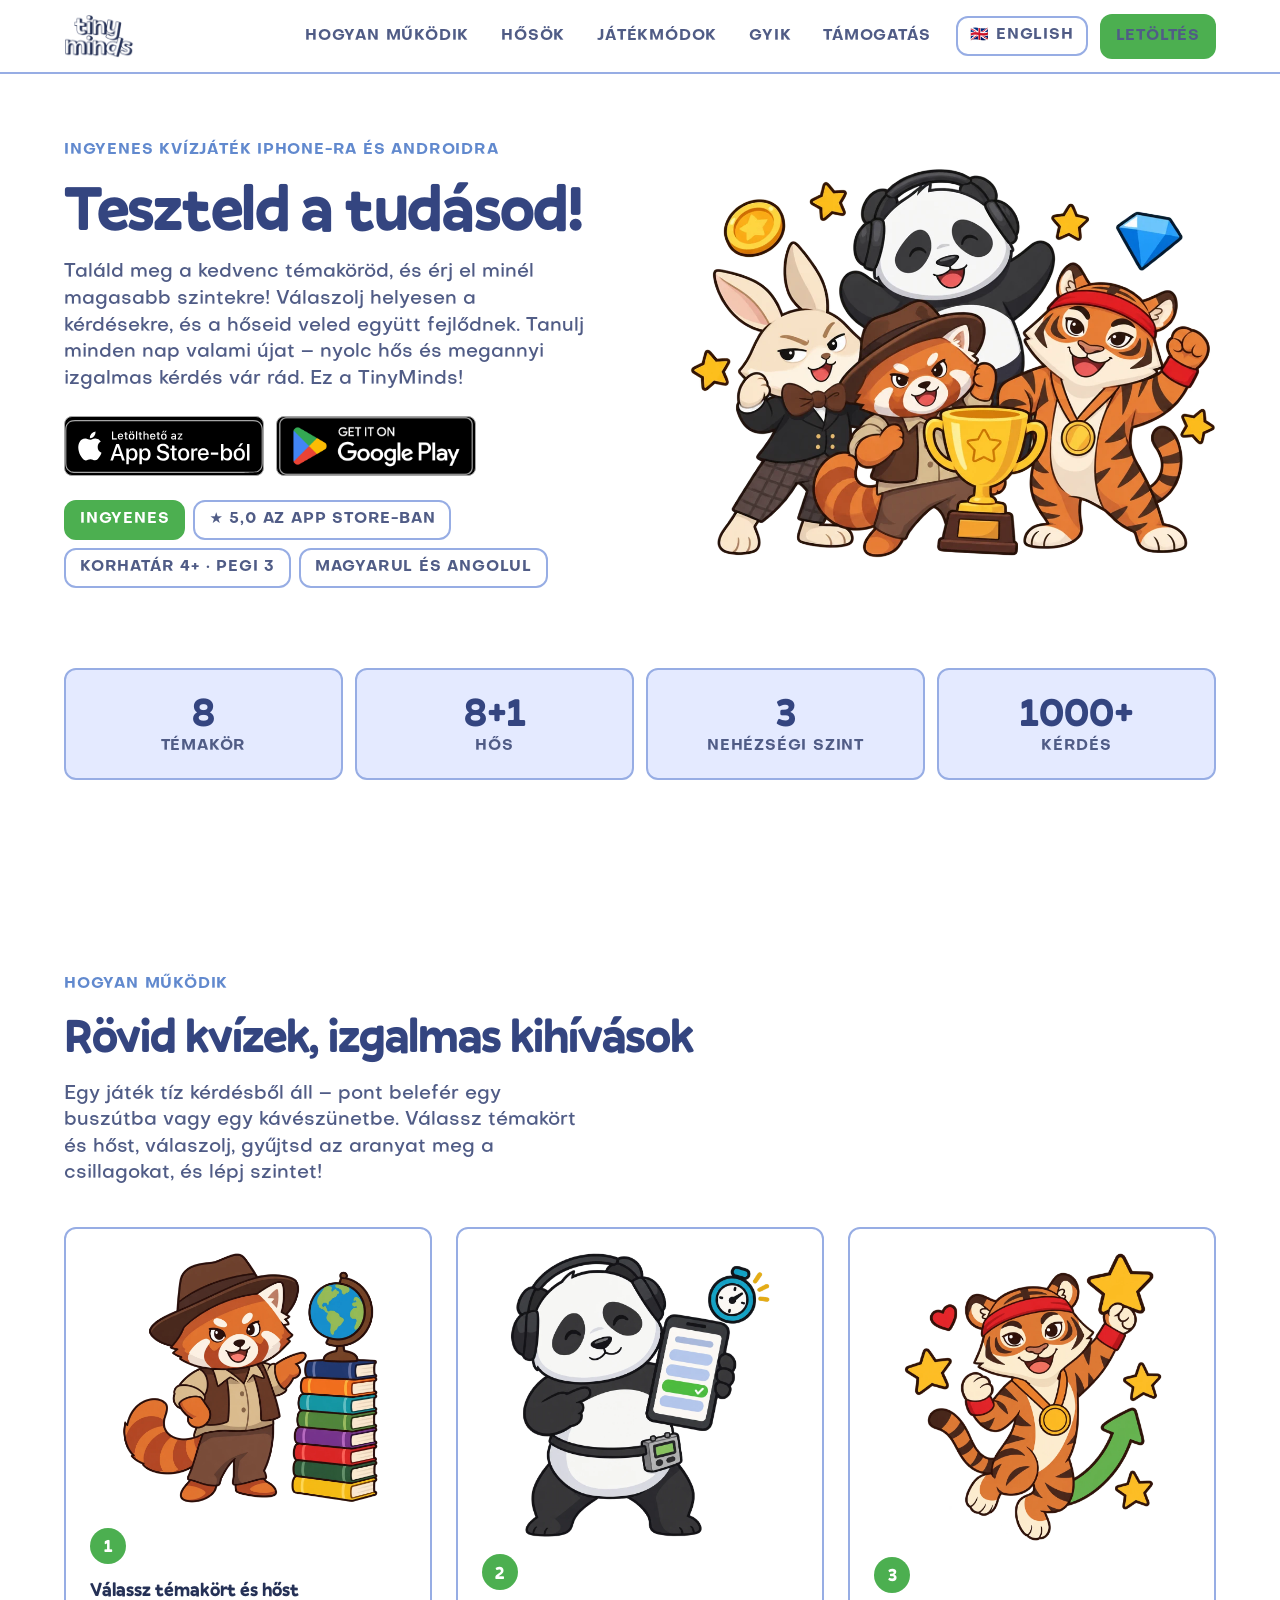
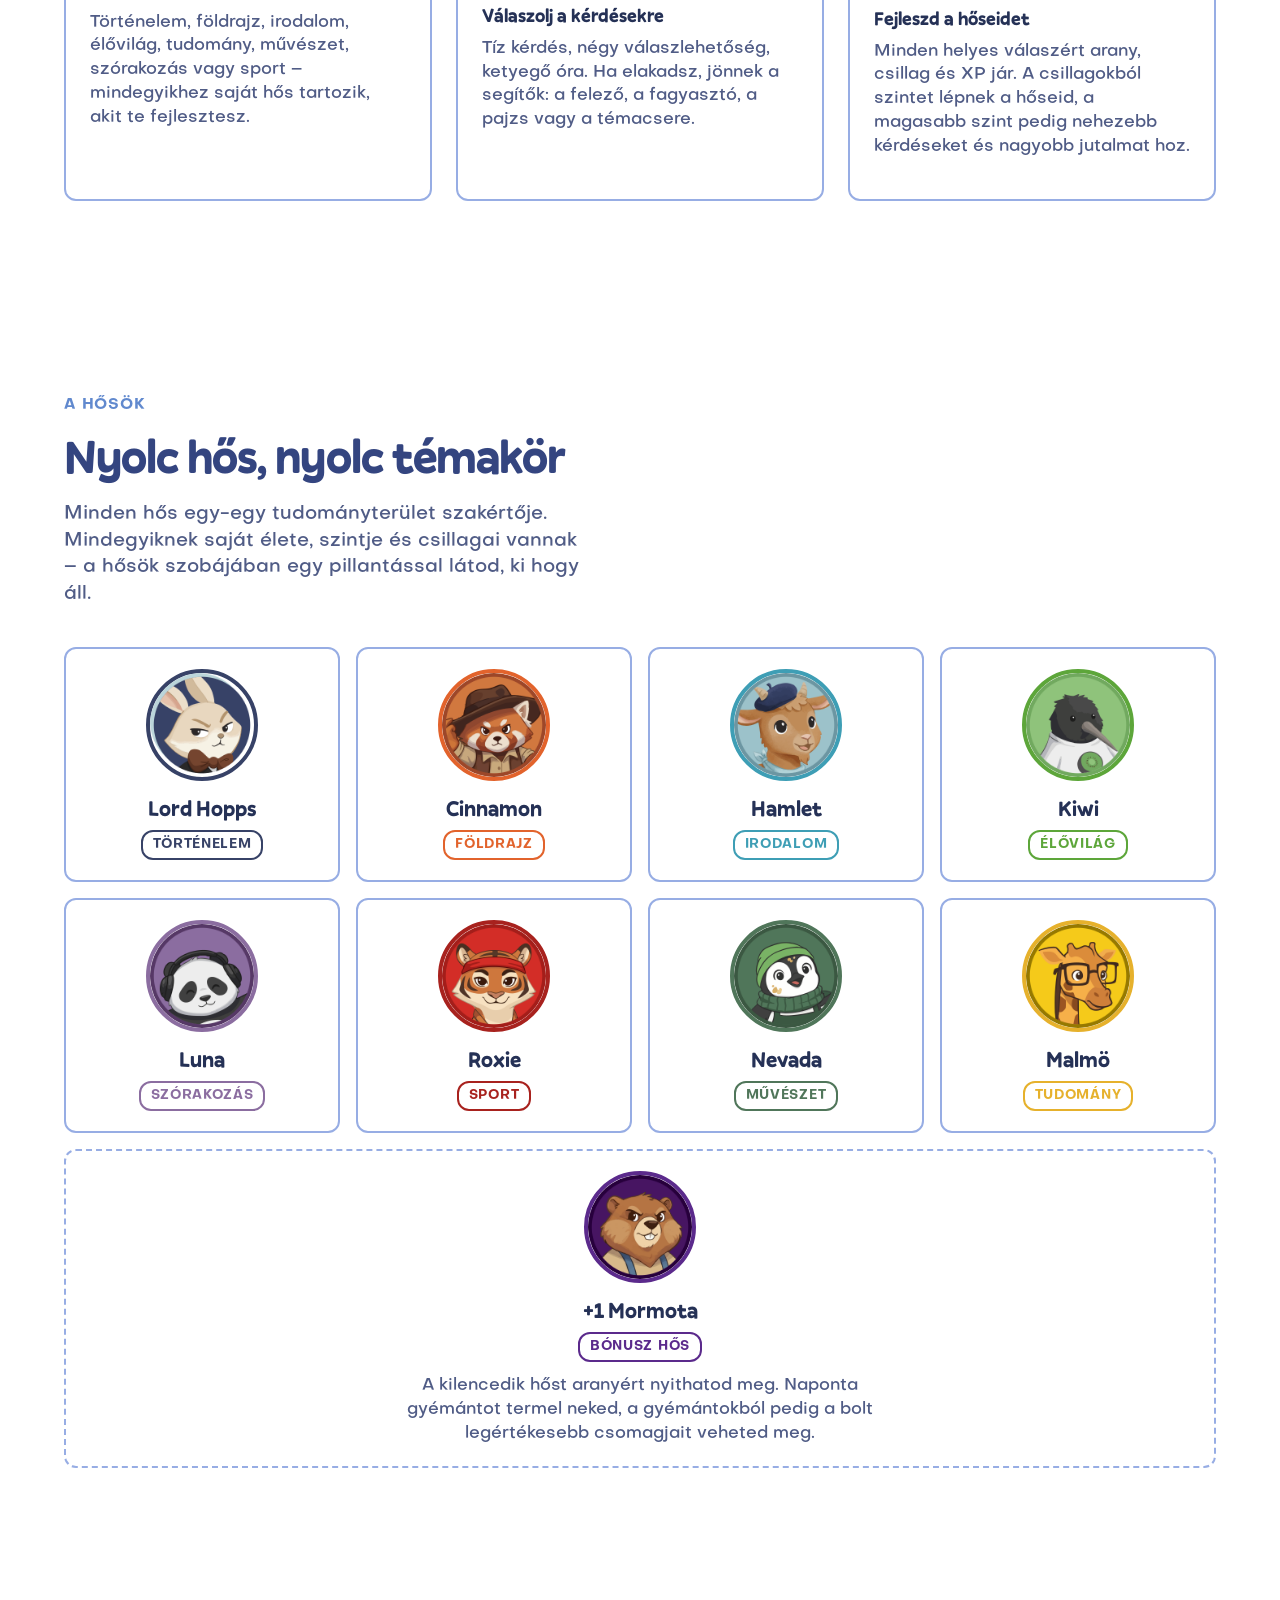
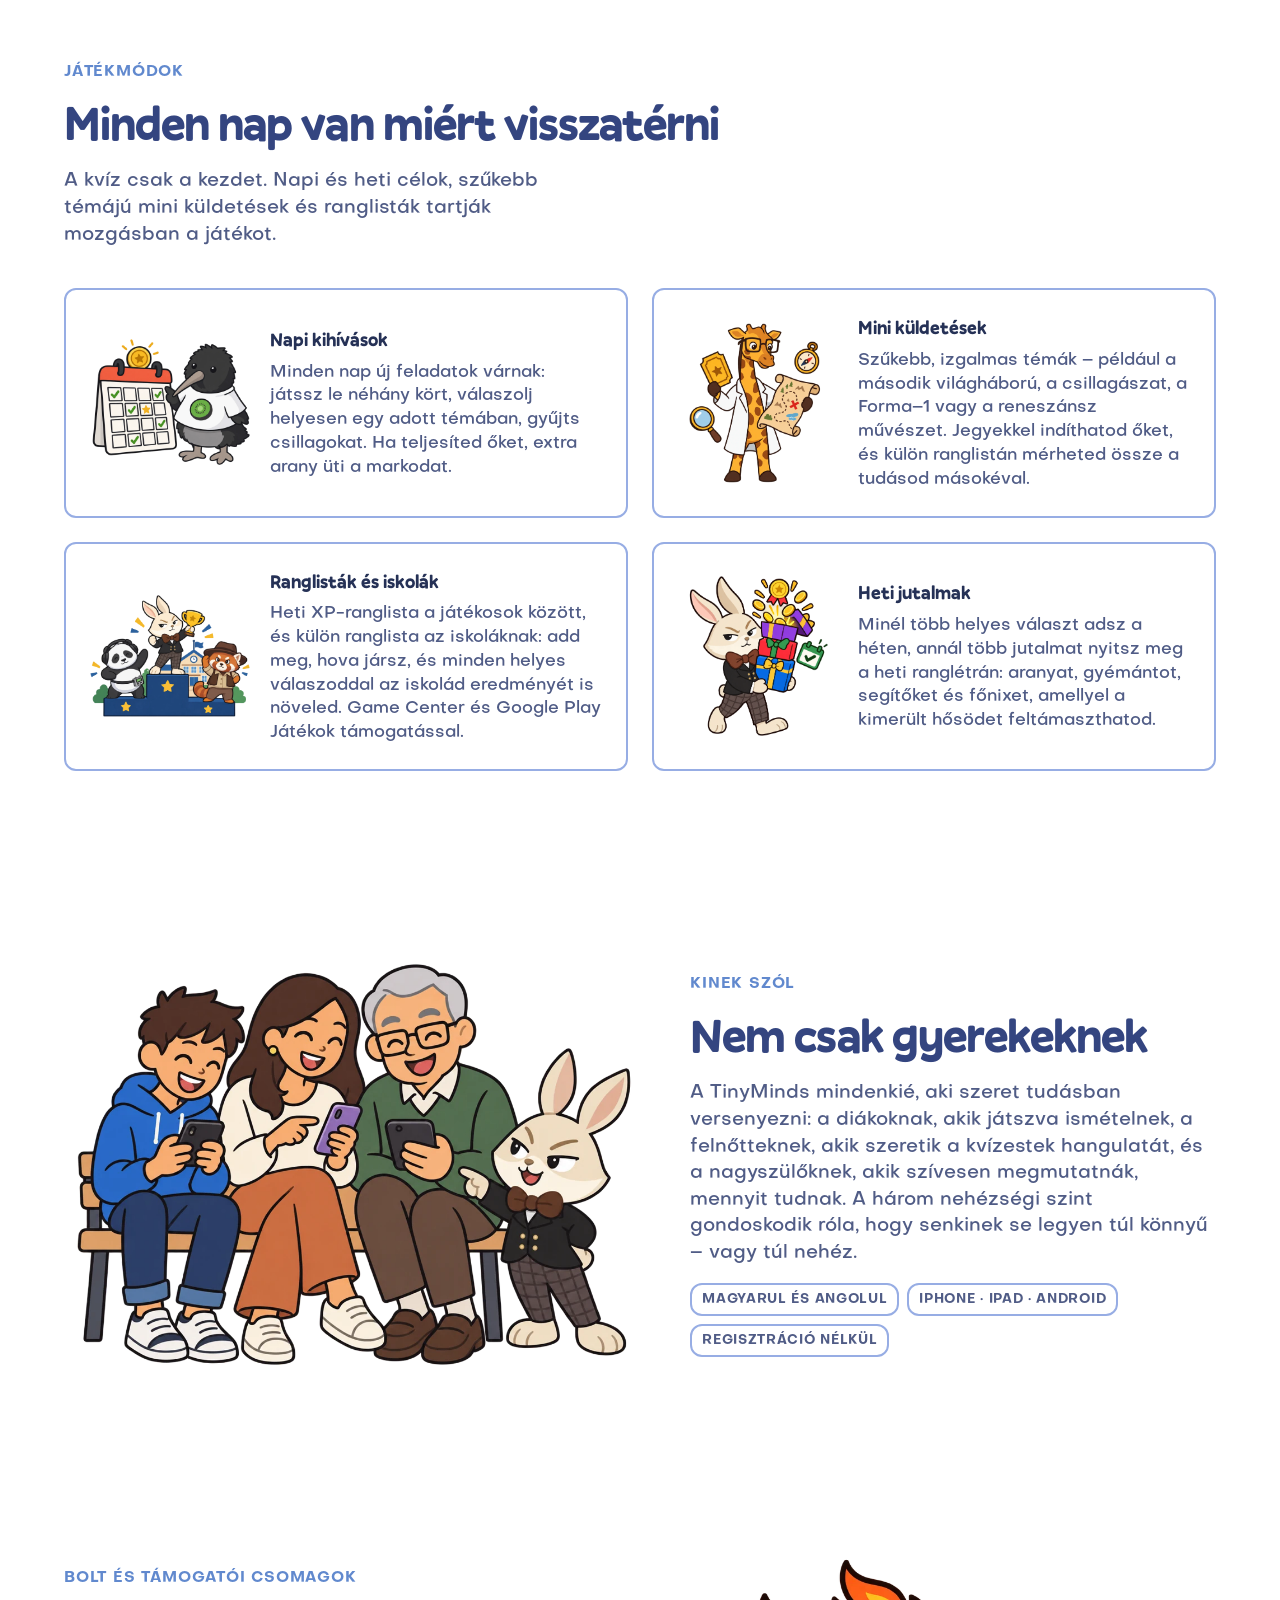
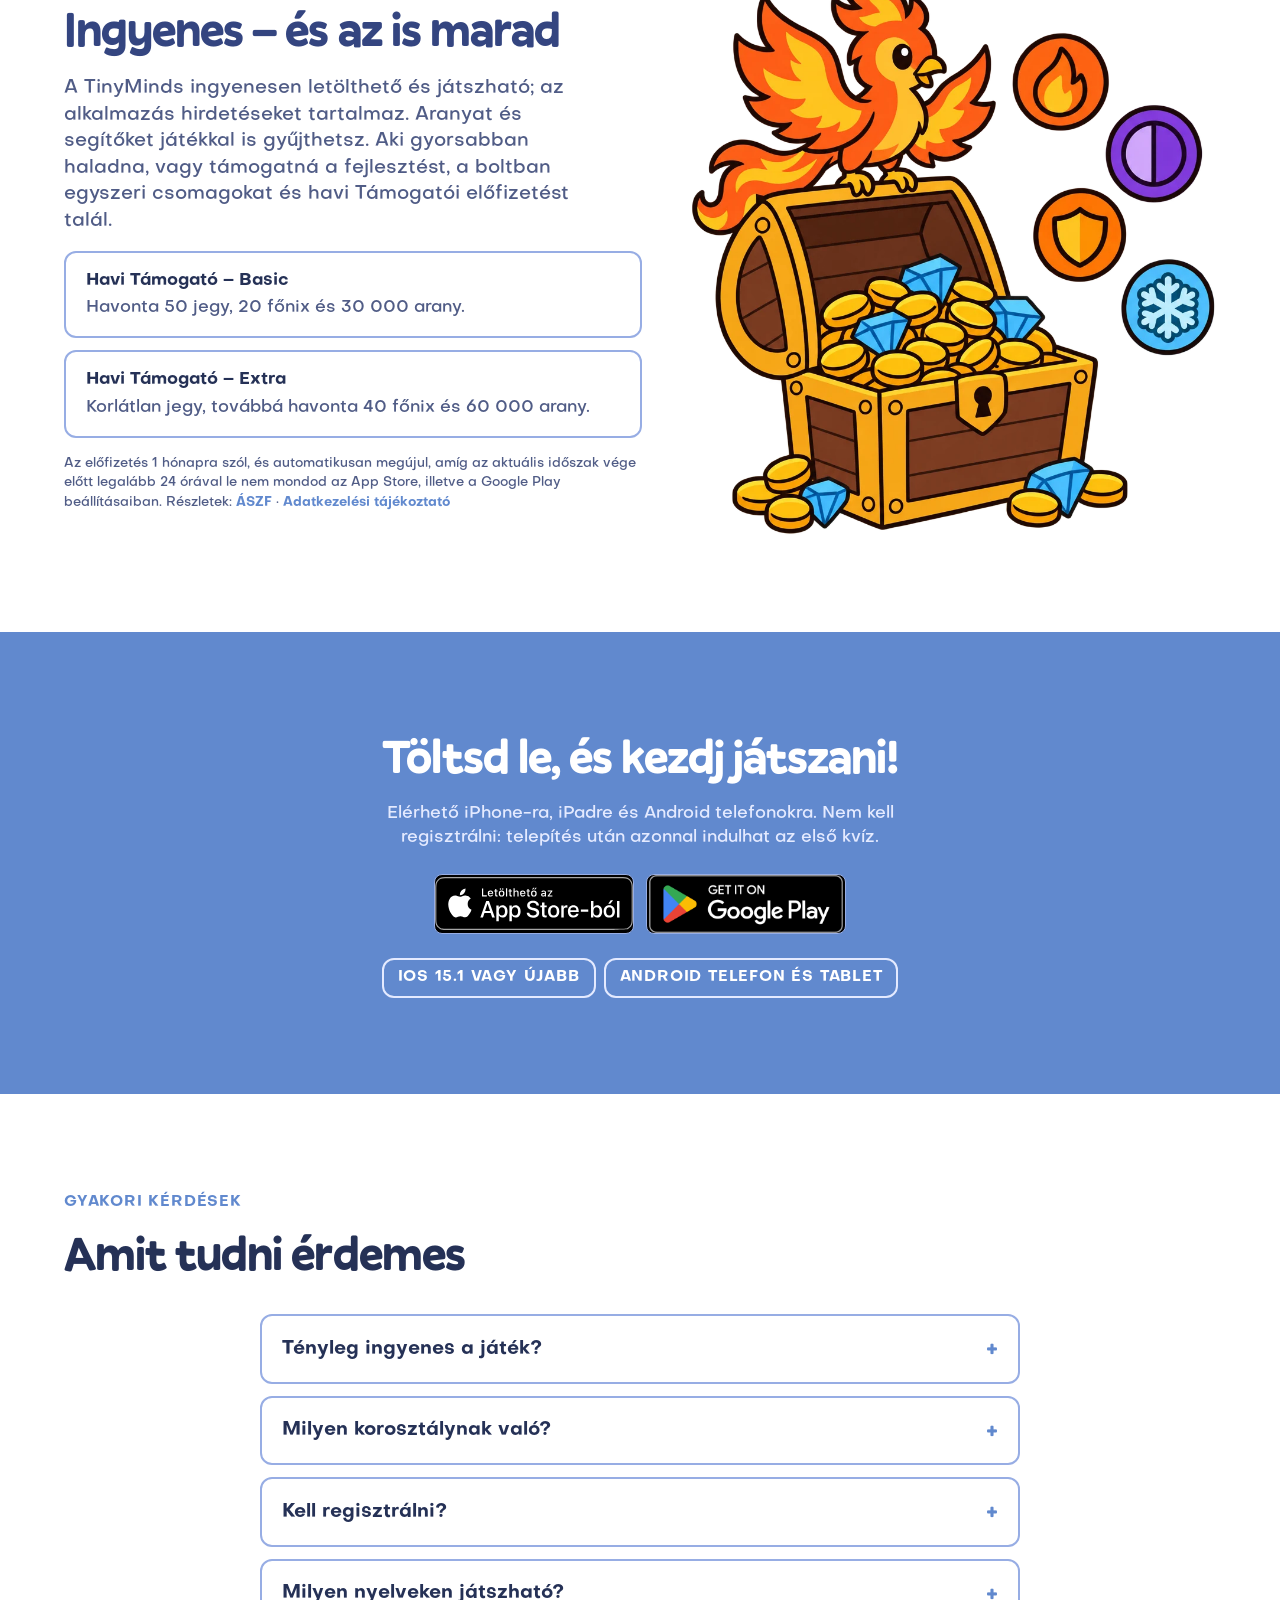
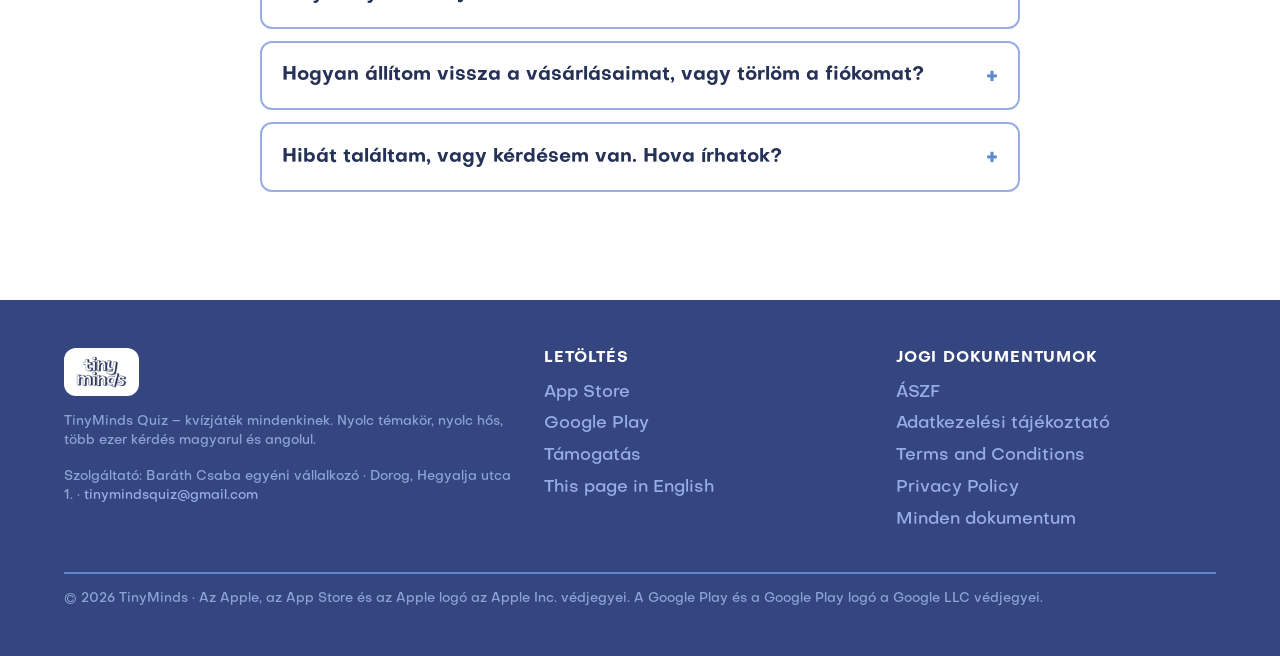
<file: index.html>
<!DOCTYPE html>
<html lang="hu">
  <head>
    <meta charset="utf-8" />
    <meta name="viewport" content="width=device-width, initial-scale=1" />
    <title>TinyMinds Quiz — Teszteld a tudásod! Kvízjáték 8 témakörrel és 8 hőssel</title>
    <meta
      name="description"
      content="TinyMinds Quiz: ingyenes kvízjáték mindenkinek. 8 témakör, 8 hős, több ezer kérdés, napi kihívások, mini küldetések és ranglisták. Töltsd le az App Store-ból vagy a Google Play-ről!"
    />
    <link rel="canonical" href="https://tinyminds.hu/" />
    <link rel="alternate" hreflang="hu" href="https://tinyminds.hu/" />
    <link rel="alternate" hreflang="en" href="https://tinyminds.hu/en" />
    <link rel="alternate" hreflang="x-default" href="https://tinyminds.hu/" />
    <meta property="og:type" content="website" />
    <meta property="og:title" content="TinyMinds Quiz — Teszteld a tudásod!" />
    <meta
      property="og:description"
      content="Ingyenes kvízjáték mindenkinek: 8 témakör, 8 hős, több ezer kérdés. Válaszolj helyesen, és a hőseid veled együtt fejlődnek!"
    />
    <meta property="og:image" content="https://tinyminds.hu/assets/og.png" />
    <meta property="og:url" content="https://tinyminds.hu/" />
    <meta property="og:locale" content="hu_HU" />
    <meta property="og:locale:alternate" content="en_US" />
    <meta name="twitter:card" content="summary_large_image" />
    <meta name="apple-itunes-app" content="app-id=6779207580" />
    <link rel="icon" type="image/png" href="/assets/hopps.png" />
    <link rel="apple-touch-icon" href="/assets/hopps.png" />
    <link rel="stylesheet" href="/assets/site.css" />
    <script type="application/ld+json">
      {
        "@context": "https://schema.org",
        "@type": "MobileApplication",
        "name": "TinyMinds Quiz",
        "operatingSystem": "iOS, Android",
        "applicationCategory": "GameApplication",
        "applicationSubCategory": "Trivia",
        "offers": { "@type": "Offer", "price": "0", "priceCurrency": "HUF" },
        "inLanguage": ["hu", "en"],
        "url": "https://tinyminds.hu/",
        "downloadUrl": [
          "https://apps.apple.com/hu/app/id6779207580",
          "https://play.google.com/store/apps/details?id=hu.tinyminds.app"
        ],
        "author": { "@type": "Person", "name": "Baráth Csaba" }
      }
    </script>
  </head>
  <body>
    <header class="site-header">
      <div class="container">
        <a class="brand" href="/" aria-label="TinyMinds Quiz kezdőlap">
          <img src="/assets/logo.png" alt="TinyMinds" />
        </a>
        <button class="nav-toggle" type="button" aria-expanded="false" aria-controls="site-nav">
          Menü
        </button>
        <nav class="site-nav" id="site-nav" aria-label="Fő navigáció">
          <a href="#hogyan">Hogyan működik</a>
          <a href="#hosok">Hősök</a>
          <a href="#modok">Játékmódok</a>
          <a href="#gyik">GYIK</a>
          <a href="/support">Támogatás</a>
          <a class="lang-switch" href="/en" lang="en" hreflang="en" title="Read this page in English">
            🇬🇧 English
          </a>
          <a class="btn btn-primary" href="#letoltes">Letöltés</a>
        </nav>
      </div>
    </header>

    <main>
      <!-- Hero -->
      <section class="hero">
        <div class="container split">
          <div>
            <span class="eyebrow">Ingyenes kvízjáték iPhone-ra és Androidra</span>
            <h1 class="display">Teszteld a tudásod!</h1>
            <p class="lead">
              Találd meg a kedvenc témaköröd, és érj el minél magasabb szintekre! Válaszolj
              helyesen a kérdésekre, és a hőseid veled együtt fejlődnek. Tanulj minden nap
              valami újat – nyolc hős és megannyi izgalmas kérdés vár rád. Ez a TinyMinds!
            </p>
            <div class="store-badges">
              <a
                class="store-badge"
                href="https://apps.apple.com/hu/app/id6779207580"
                aria-label="Letöltés az App Store-ból"
              >
                <img src="/assets/badge-app-store-hu.svg" alt="Letöltés az App Store-ból" />
              </a>
              <a
                class="store-badge"
                href="https://play.google.com/store/apps/details?id=hu.tinyminds.app"
                aria-label="Letöltés a Google Play áruházból"
              >
                <img src="/assets/badge-google-play-en.png" alt="Letöltés a Google Play áruházból" />
              </a>
            </div>
            <div class="hero-facts">
              <span class="pill pill-green">Ingyenes</span>
              <span class="pill">★ 5,0 az App Store-ban</span>
              <span class="pill">Korhatár 4+ · PEGI 3</span>
              <span class="pill">Magyarul és angolul</span>
            </div>
          </div>
          <div class="split-art">
            <img
              src="/assets/illustrations/heroes-celebrate.webp"
              alt="Lord Hopps, Luna, Cinnamon és Roxie egy aranykupa körül ünnepel"
              width="1000"
              height="744"
              fetchpriority="high"
            />
          </div>
        </div>
      </section>

      <!-- Stats -->
      <section class="stats" aria-label="A játék számokban">
        <div class="container">
          <div class="stats-grid">
            <div class="stat"><strong>8</strong><span>témakör</span></div>
            <div class="stat"><strong>8+1</strong><span>hős</span></div>
            <div class="stat"><strong>3</strong><span>nehézségi szint</span></div>
            <div class="stat"><strong>1000+</strong><span>kérdés</span></div>
          </div>
        </div>
      </section>

      <!-- How it works -->
      <section id="hogyan">
        <div class="container">
          <span class="eyebrow">Hogyan működik</span>
          <h2 class="heading">Rövid kvízek, izgalmas kihívások</h2>
          <p class="lead">
            Egy játék tíz kérdésből áll – pont belefér egy buszútba vagy egy kávészünetbe.
            Válassz témakört és hőst, válaszolj, gyűjtsd az aranyat meg a csillagokat, és lépj
            szintet!
          </p>
          <div class="steps">
            <article class="step">
              <img
                src="/assets/illustrations/step-pick-topic.webp"
                alt="Cinnamon egy nyolc könyvből álló kupacra mutat"
                loading="lazy"
              />
              <span class="step-number">1</span>
              <h3 class="subheading">Válassz témakört és hőst</h3>
              <p>
                Történelem, földrajz, irodalom, élővilág, tudomány, művészet, szórakozás vagy
                sport – mindegyikhez saját hős tartozik, akit te fejlesztesz.
              </p>
            </article>
            <article class="step">
              <img
                src="/assets/illustrations/step-answer.webp"
                alt="Luna egy telefont mutat, amelyen a helyes válasz zölden világít"
                loading="lazy"
              />
              <span class="step-number">2</span>
              <h3 class="subheading">Válaszolj a kérdésekre</h3>
              <p>
                Tíz kérdés, négy válaszlehetőség, ketyegő óra. Ha elakadsz, jönnek a segítők:
                a felező, a fagyasztó, a pajzs vagy a témacsere.
              </p>
            </article>
            <article class="step">
              <img
                src="/assets/illustrations/step-level-up.webp"
                alt="Roxie ugrik egy aranycsillaggal, mellette felfelé mutató zöld nyíl"
                loading="lazy"
              />
              <span class="step-number">3</span>
              <h3 class="subheading">Fejleszd a hőseidet</h3>
              <p>
                Minden helyes válaszért arany, csillag és XP jár. A csillagokból szintet lépnek a
                hőseid, a magasabb szint pedig nehezebb kérdéseket és nagyobb jutalmat hoz.
              </p>
            </article>
          </div>
        </div>
      </section>

      <!-- Heroes -->
      <section id="hosok">
        <div class="container">
          <span class="eyebrow">A hősök</span>
          <h2 class="heading">Nyolc hős, nyolc témakör</h2>
          <p class="lead">
            Minden hős egy-egy tudományterület szakértője. Mindegyiknek saját élete, szintje és
            csillagai vannak – a hősök szobájában egy pillantással látod, ki hogy áll.
          </p>
          <div class="hero-grid">
            <article class="hero-card" style="--hero-color: #374267">
              <img src="/assets/heroes/lord-hopps-portrait.png" alt="Lord Hopps, a nyúl" loading="lazy" />
              <strong>Lord Hopps</strong>
              <span>Történelem</span>
            </article>
            <article class="hero-card" style="--hero-color: #e2632c">
              <img src="/assets/heroes/cinnamon-portrait.png" alt="Cinnamon, a vörös panda" loading="lazy" />
              <strong>Cinnamon</strong>
              <span>Földrajz</span>
            </article>
            <article class="hero-card" style="--hero-color: #3e9eb5">
              <img src="/assets/heroes/hamlet-portrait.png" alt="Hamlet, a kecske" loading="lazy" />
              <strong>Hamlet</strong>
              <span>Irodalom</span>
            </article>
            <article class="hero-card" style="--hero-color: #5da63a">
              <img src="/assets/heroes/kiwi-portrait.png" alt="Kiwi, a kivimadár" loading="lazy" />
              <strong>Kiwi</strong>
              <span>Élővilág</span>
            </article>
            <article class="hero-card" style="--hero-color: #8b6da0">
              <img src="/assets/heroes/luna-portrait.png" alt="Luna, a panda" loading="lazy" />
              <strong>Luna</strong>
              <span>Szórakozás</span>
            </article>
            <article class="hero-card" style="--hero-color: #a8221e">
              <img src="/assets/heroes/roxie-portrait.png" alt="Roxie, a tigris" loading="lazy" />
              <strong>Roxie</strong>
              <span>Sport</span>
            </article>
            <article class="hero-card" style="--hero-color: #50765a">
              <img src="/assets/heroes/nevada-portrait.png" alt="Nevada, a pingvin" loading="lazy" />
              <strong>Nevada</strong>
              <span>Művészet</span>
            </article>
            <article class="hero-card" style="--hero-color: #e6b12c">
              <img src="/assets/heroes/malmo-portrait.png" alt="Malmö, a zsiráf" loading="lazy" />
              <strong>Malmö</strong>
              <span>Tudomány</span>
            </article>
          </div>
          <div class="hero-grid hero-grid-single">
            <article class="hero-card bonus" style="--hero-color: #5b2a8c">
              <img src="/assets/heroes/mormota-portrait.png" alt="Mormota, a bónusz hős" loading="lazy" />
              <strong>+1 Mormota</strong>
              <span>Bónusz hős</span>
              <p class="hero-card-note">
                A kilencedik hőst aranyért nyithatod meg. Naponta gyémántot termel neked, a
                gyémántokból pedig a bolt legértékesebb csomagjait veheted meg.
              </p>
            </article>
          </div>
        </div>
      </section>

      <!-- Game modes -->
      <section id="modok">
        <div class="container">
          <span class="eyebrow">Játékmódok</span>
          <h2 class="heading">Minden nap van miért visszatérni</h2>
          <p class="lead">
            A kvíz csak a kezdet. Napi és heti célok, szűkebb témájú mini küldetések és
            ranglisták tartják mozgásban a játékot.
          </p>
          <div class="modes">
            <article class="mode">
              <img
                src="/assets/illustrations/mode-daily-challenges.webp"
                alt="Kiwi egy naptár mellett, amelyen zöld pipák és egy aranycsillag látható"
                loading="lazy"
              />
              <div>
                <h3 class="subheading">Napi kihívások</h3>
                <p>
                  Minden nap új feladatok várnak: játssz le néhány kört, válaszolj helyesen egy
                  adott témában, gyűjts csillagokat. Ha teljesíted őket, extra arany üti a
                  markodat.
                </p>
              </div>
            </article>
            <article class="mode">
              <img
                src="/assets/illustrations/mode-mini-quests.webp"
                alt="Malmö egy jeggyel és egy kincses térképpel"
                loading="lazy"
              />
              <div>
                <h3 class="subheading">Mini küldetések</h3>
                <p>
                  Szűkebb, izgalmas témák – például a második világháború, a csillagászat, a
                  Forma–1 vagy a reneszánsz művészet. Jegyekkel indíthatod őket, és külön
                  ranglistán mérheted össze a tudásod másokéval.
                </p>
              </div>
            </article>
            <article class="mode">
              <img
                src="/assets/illustrations/mode-leaderboard.webp"
                alt="Lord Hopps, Luna és Cinnamon egy dobogón, mögöttük iskolaépület"
                loading="lazy"
              />
              <div>
                <h3 class="subheading">Ranglisták és iskolák</h3>
                <p>
                  Heti XP-ranglista a játékosok között, és külön ranglista az iskoláknak: add
                  meg, hova jársz, és minden helyes válaszoddal az iskolád eredményét is
                  növeled. Game Center és Google Play Játékok támogatással.
                </p>
              </div>
            </article>
            <article class="mode">
              <img
                src="/assets/illustrations/mode-weekly-rewards.webp"
                alt="Lord Hopps ajándékdobozokat cipel, a felsőből aranyérem és érmék esnek ki"
                loading="lazy"
              />
              <div>
                <h3 class="subheading">Heti jutalmak</h3>
                <p>
                  Minél több helyes választ adsz a héten, annál több jutalmat nyitsz meg a heti
                  ranglétrán: aranyat, gyémántot, segítőket és főnixet, amellyel a kimerült
                  hősödet feltámaszthatod.
                </p>
              </div>
            </article>
          </div>
        </div>
      </section>

      <!-- For everyone -->
      <section>
        <div class="container split reverse">
          <div>
            <span class="eyebrow">Kinek szól</span>
            <h2 class="heading">Nem csak gyerekeknek</h2>
            <p class="lead">
              A TinyMinds mindenkié, aki szeret tudásban versenyezni: a diákoknak, akik játszva
              ismételnek, a felnőtteknek, akik szeretik a kvízestek hangulatát, és a
              nagyszülőknek, akik szívesen megmutatnák, mennyit tudnak. A három nehézségi szint
              gondoskodik róla, hogy senkinek se legyen túl könnyű – vagy túl nehéz.
            </p>
            <div class="tag-row">
              <span class="pill">Magyarul és angolul</span>
              <span class="pill">iPhone · iPad · Android</span>
              <span class="pill">Regisztráció nélkül</span>
            </div>
          </div>
          <div class="split-art">
            <img
              src="/assets/illustrations/for-everyone.webp"
              alt="Egy tinédzser, egy fiatal nő és egy nagypapa kvízezik a telefonján, mellettük Lord Hopps"
              loading="lazy"
              width="1000"
              height="720"
            />
          </div>
        </div>
      </section>

      <!-- Shop & support -->
      <section id="bolt">
        <div class="container split">
          <div>
            <span class="eyebrow">Bolt és támogatói csomagok</span>
            <h2 class="heading">Ingyenes – és az is marad</h2>
            <p class="lead">
              A TinyMinds ingyenesen letölthető és játszható; az alkalmazás hirdetéseket
              tartalmaz. Aranyat és segítőket játékkal is gyűjthetsz. Aki gyorsabban haladna,
              vagy támogatná a fejlesztést, a boltban egyszeri csomagokat és havi Támogatói
              előfizetést talál.
            </p>
            <ul class="plan-list">
              <li>
                <strong>Havi Támogató – Basic</strong>
                <span>Havonta 50 jegy, 20 főnix és 30 000 arany.</span>
              </li>
              <li>
                <strong>Havi Támogató – Extra</strong>
                <span>Korlátlan jegy, továbbá havonta 40 főnix és 60 000 arany.</span>
              </li>
            </ul>
            <p class="fine-print">
              Az előfizetés 1 hónapra szól, és automatikusan megújul, amíg az aktuális időszak
              vége előtt legalább 24 órával le nem mondod az App Store, illetve a Google Play
              beállításaiban. Részletek:
              <a href="/hu/aszf">ÁSZF</a> ·
              <a href="/hu/adatkezelesi-tajekoztato">Adatkezelési tájékoztató</a>
            </p>
          </div>
          <div class="split-art">
            <img
              src="/assets/illustrations/shop-chest.webp"
              alt="Aranyérmékkel és gyémántokkal teli kincsesláda, tetején egy főnix, mellette a segítők ikonjai"
              loading="lazy"
              width="890"
              height="979"
            />
          </div>
        </div>
      </section>

      <!-- Download band -->
      <section class="download-band" id="letoltes">
        <div class="container">
          <h2 class="heading">Töltsd le, és kezdj játszani!</h2>
          <p>
            Elérhető iPhone-ra, iPadre és Android telefonokra. Nem kell regisztrálni: telepítés
            után azonnal indulhat az első kvíz.
          </p>
          <div class="store-badges">
            <a
              class="store-badge"
              href="https://apps.apple.com/hu/app/id6779207580"
              aria-label="Letöltés az App Store-ból"
            >
              <img src="/assets/badge-app-store-hu.svg" alt="Letöltés az App Store-ból" />
            </a>
            <a
              class="store-badge"
              href="https://play.google.com/store/apps/details?id=hu.tinyminds.app"
              aria-label="Letöltés a Google Play áruházból"
            >
              <img src="/assets/badge-google-play-en.png" alt="Letöltés a Google Play áruházból" />
            </a>
          </div>
          <div class="hero-facts">
            <span class="pill">iOS 15.1 vagy újabb</span>
            <span class="pill">Android telefon és tablet</span>
          </div>
        </div>
      </section>

      <!-- FAQ -->
      <section id="gyik">
        <div class="container">
          <span class="eyebrow">Gyakori kérdések</span>
          <h2 class="heading heading-dark">Amit tudni érdemes</h2>
          <div class="faq">
            <details>
              <summary>Tényleg ingyenes a játék?</summary>
              <p>
                Igen. A TinyMinds ingyenesen letölthető, és a teljes játék végigjátszható
                vásárlás nélkül. Az alkalmazás hirdetéseket tartalmaz, és ha önként megnézel egy
                jutalmazott videót, extra aranyat, jegyet vagy főnixet kapsz. A támogatói
                csomagok és előfizetések választhatók, nem kötelezőek.
              </p>
            </details>
            <details>
              <summary>Milyen korosztálynak való?</summary>
              <p>
                Mindenkinek. Az áruházi besorolás 4+ (App Store), illetve PEGI 3 (Google Play), a
                kérdések pedig három nehézségi szinten érkeznek, így a kisiskolástól a
                nagyszülőig mindenki megtalálja a neki valót.
              </p>
            </details>
            <details>
              <summary>Kell regisztrálni?</summary>
              <p>
                Nem. Az első indításkor csak egy játékosnevet és – ha szeretnéd – egy iskolát
                adsz meg. A haladásod az eszközödhöz, illetve a Game Center vagy Google Play
                Játékok fiókodhoz kötve marad meg, így újratelepítés után is visszatölthető.
              </p>
            </details>
            <details>
              <summary>Milyen nyelveken játszható?</summary>
              <p>
                Magyarul és angolul. A nyelvet az első indításkor választod ki, és a
                beállításokban bármikor átválthatod – a kérdések mindkét nyelven elérhetők.
              </p>
            </details>
            <details>
              <summary>Hogyan állítom vissza a vásárlásaimat, vagy törlöm a fiókomat?</summary>
              <p>
                Mindkettőt az alkalmazásban, a Beállítások képernyőn találod: „Vásárlások
                visszaállítása”, illetve „Fiók törlése”. A fiók törlésével minden hozzá tartozó
                adat végleg törlődik. További segítséget a
                <a href="/support">támogatás oldalon</a> találsz.
              </p>
            </details>
            <details>
              <summary>Hibát találtam, vagy kérdésem van. Hova írhatok?</summary>
              <p>
                Írj nekünk a
                <a href="mailto:tinymindsquiz@gmail.com">tinymindsquiz@gmail.com</a> címre, és
                igyekszünk mielőbb válaszolni.
              </p>
            </details>
          </div>
        </div>
      </section>
    </main>

    <footer class="site-footer">
      <div class="container">
        <div class="footer-grid">
          <div class="footer-brand">
            <img src="/assets/logo.png" alt="TinyMinds" />
            <p>
              TinyMinds Quiz – kvízjáték mindenkinek. Nyolc témakör, nyolc hős, több ezer kérdés
              magyarul és angolul.
            </p>
            <p>
              Szolgáltató: Baráth Csaba egyéni vállalkozó · Dorog, Hegyalja utca 1. ·
              <a href="mailto:tinymindsquiz@gmail.com">tinymindsquiz@gmail.com</a>
            </p>
          </div>
          <div>
            <h4>Letöltés</h4>
            <ul>
              <li><a href="https://apps.apple.com/hu/app/id6779207580">App Store</a></li>
              <li>
                <a href="https://play.google.com/store/apps/details?id=hu.tinyminds.app">Google Play</a>
              </li>
              <li><a href="/support">Támogatás</a></li>
              <li><a href="/en" lang="en" hreflang="en">This page in English</a></li>
            </ul>
          </div>
          <div>
            <h4>Jogi dokumentumok</h4>
            <ul>
              <li><a href="/hu/aszf">ÁSZF</a></li>
              <li><a href="/hu/adatkezelesi-tajekoztato">Adatkezelési tájékoztató</a></li>
              <li><a href="/en/terms-and-conditions" lang="en">Terms and Conditions</a></li>
              <li><a href="/en/privacy-policy" lang="en">Privacy Policy</a></li>
              <li><a href="/legal">Minden dokumentum</a></li>
            </ul>
          </div>
        </div>
        <div class="footer-bottom">
          © <span id="year">2026</span> TinyMinds · Az Apple, az App Store és az Apple logó az
          Apple Inc. védjegyei. A Google Play és a Google Play logó a Google LLC védjegyei.
        </div>
      </div>
    </footer>

    <script src="/assets/site.js"></script>
  </body>
</html>
</file>
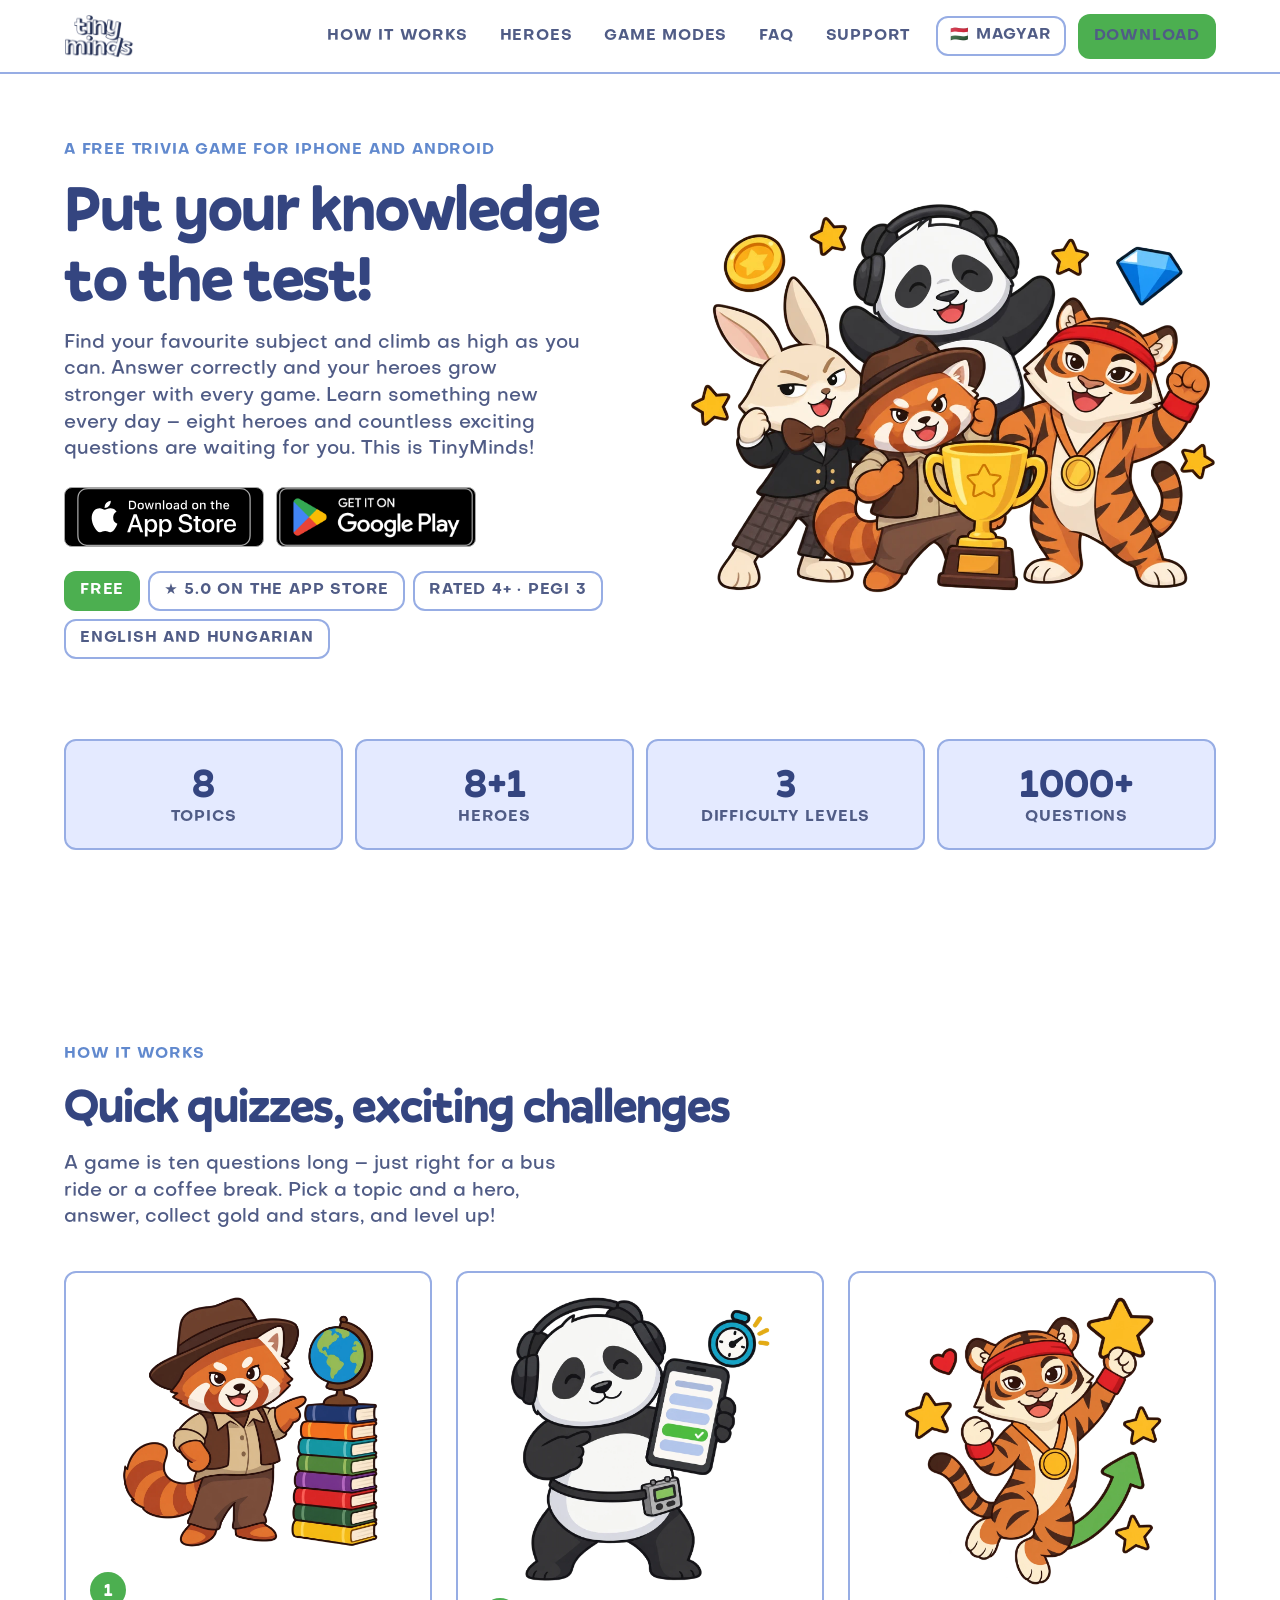
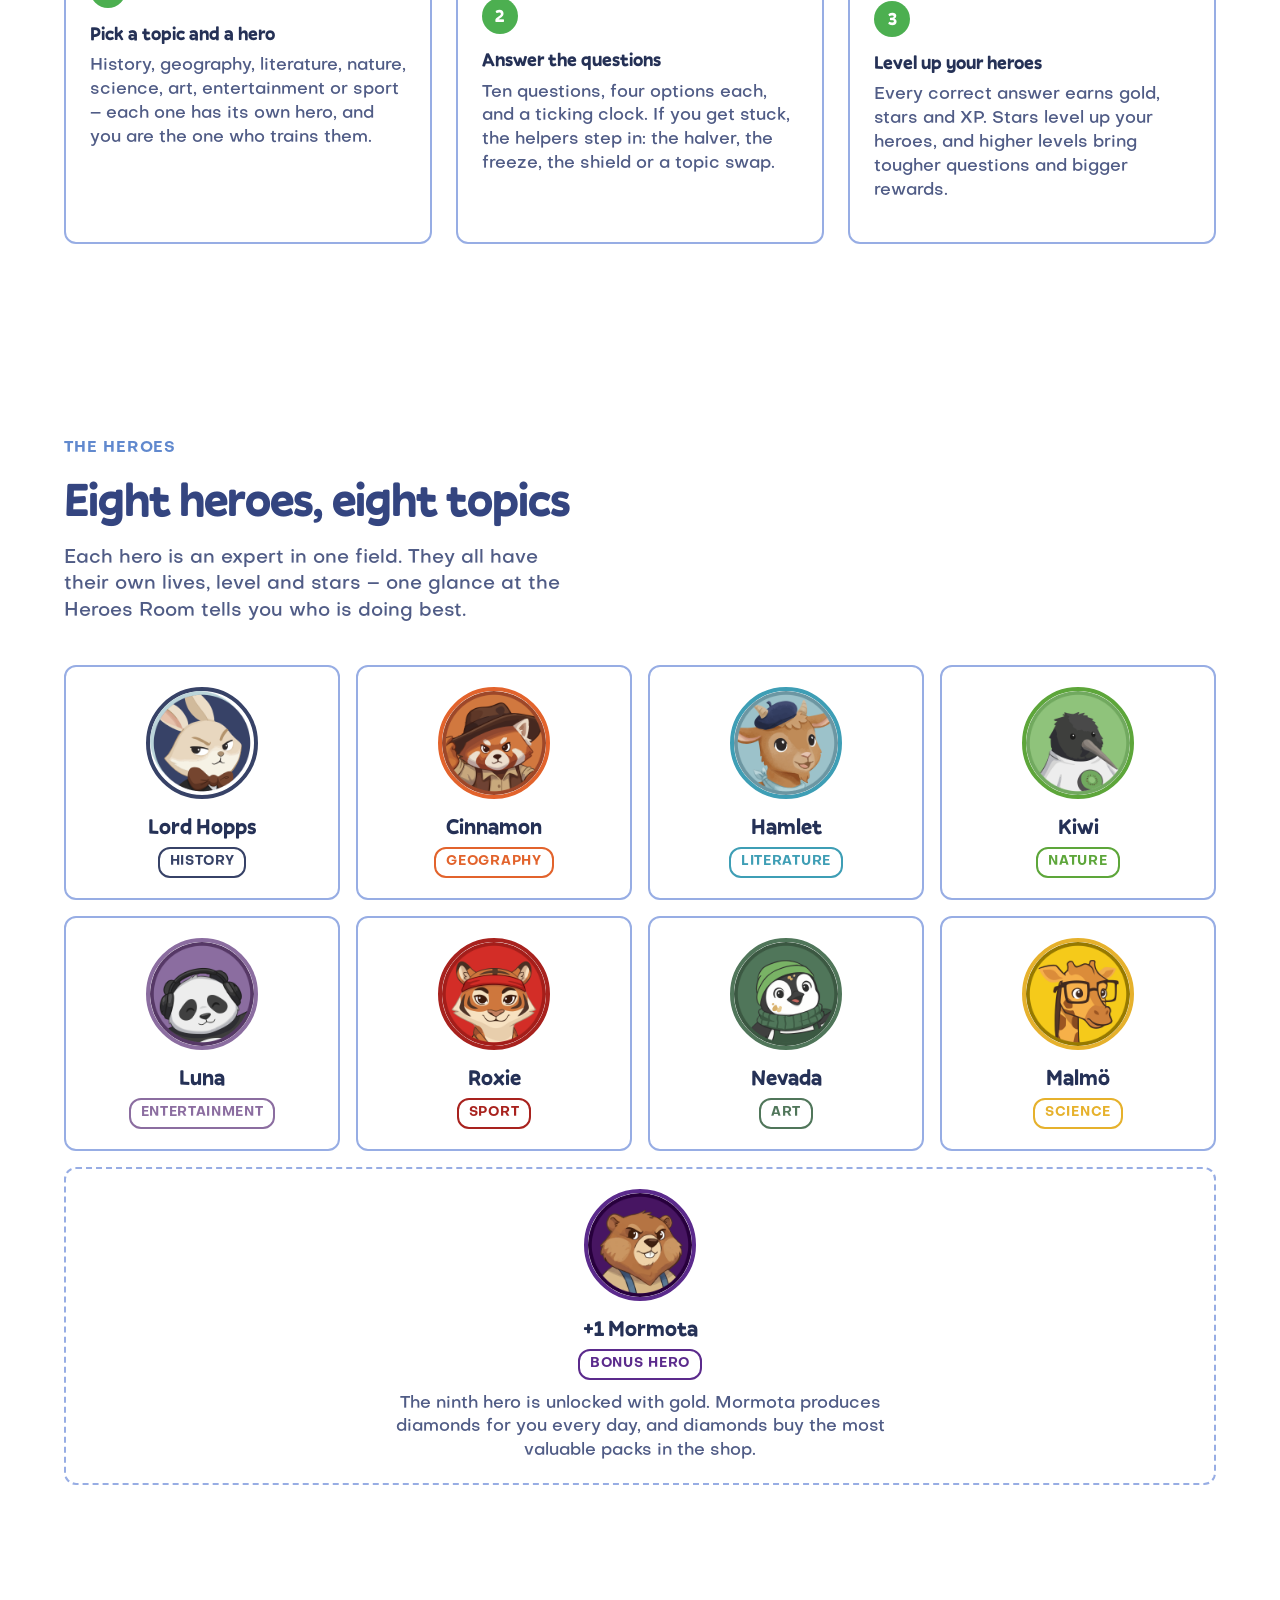
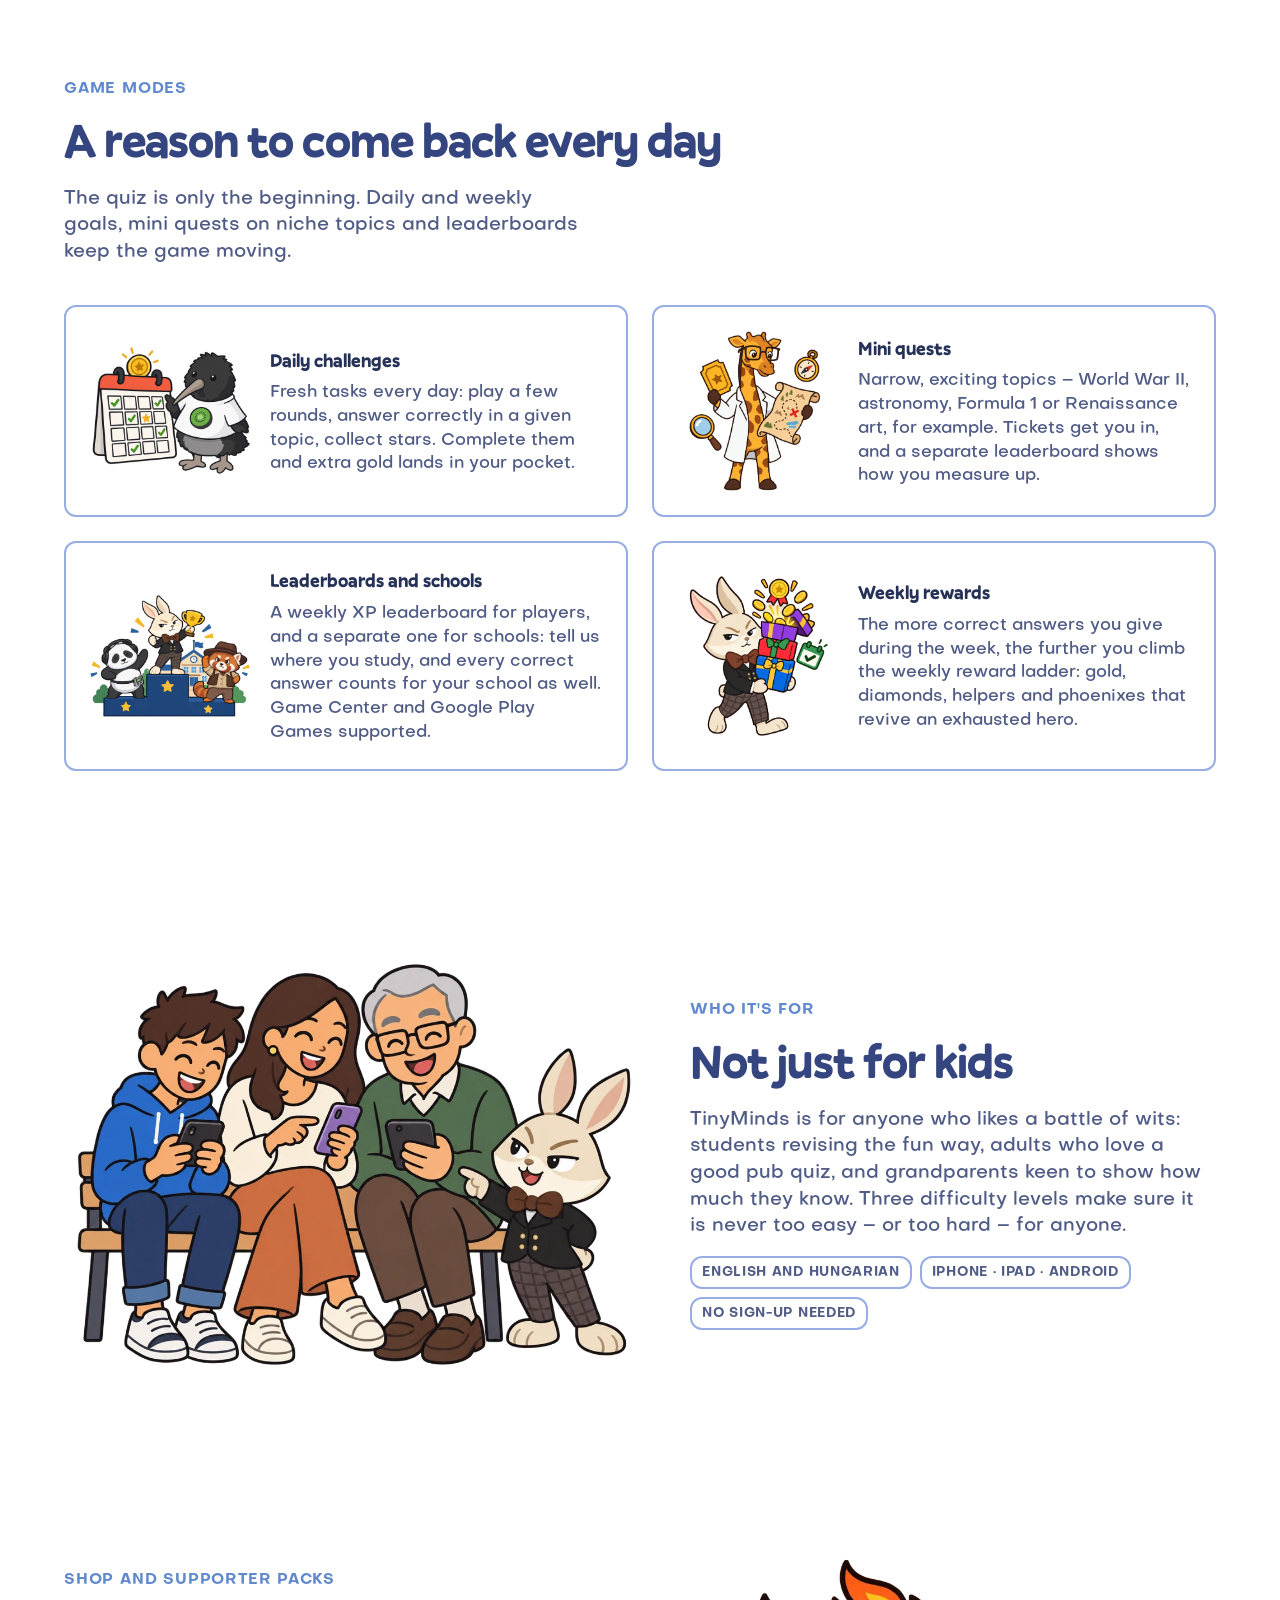
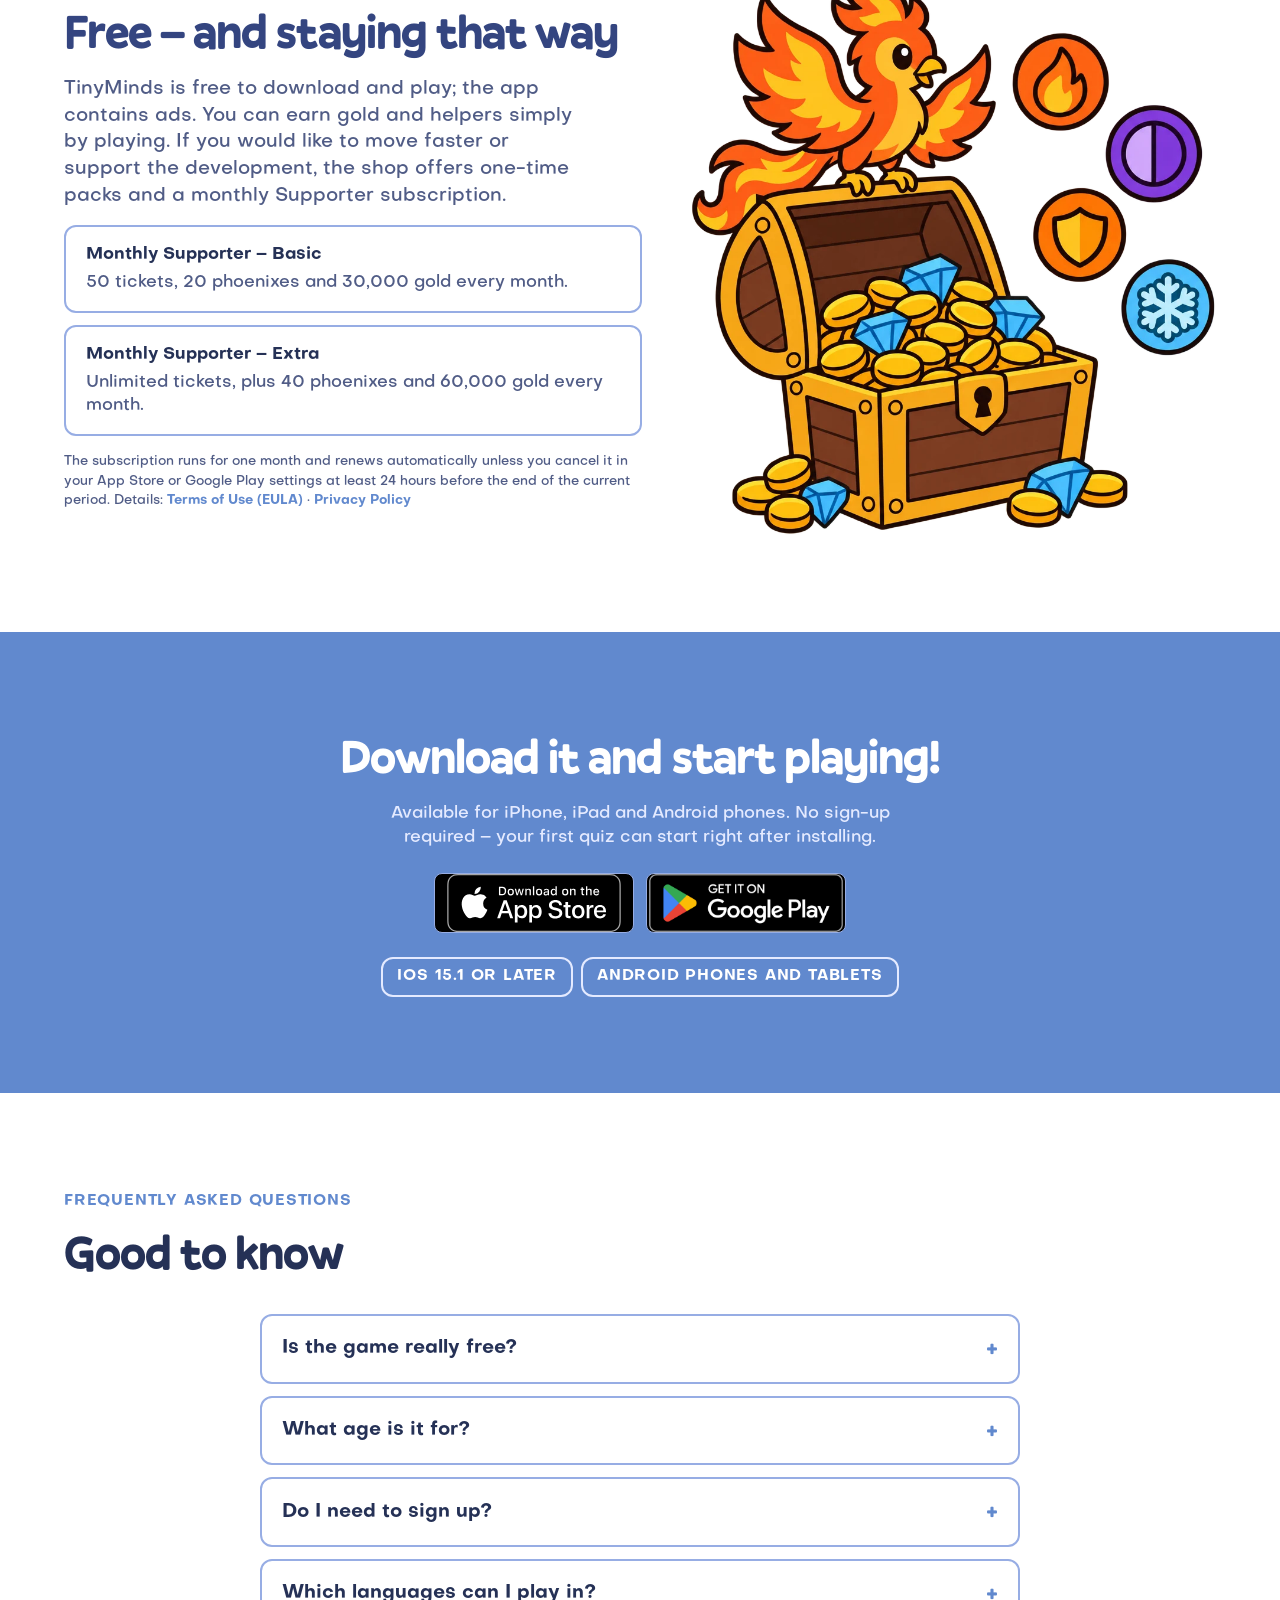
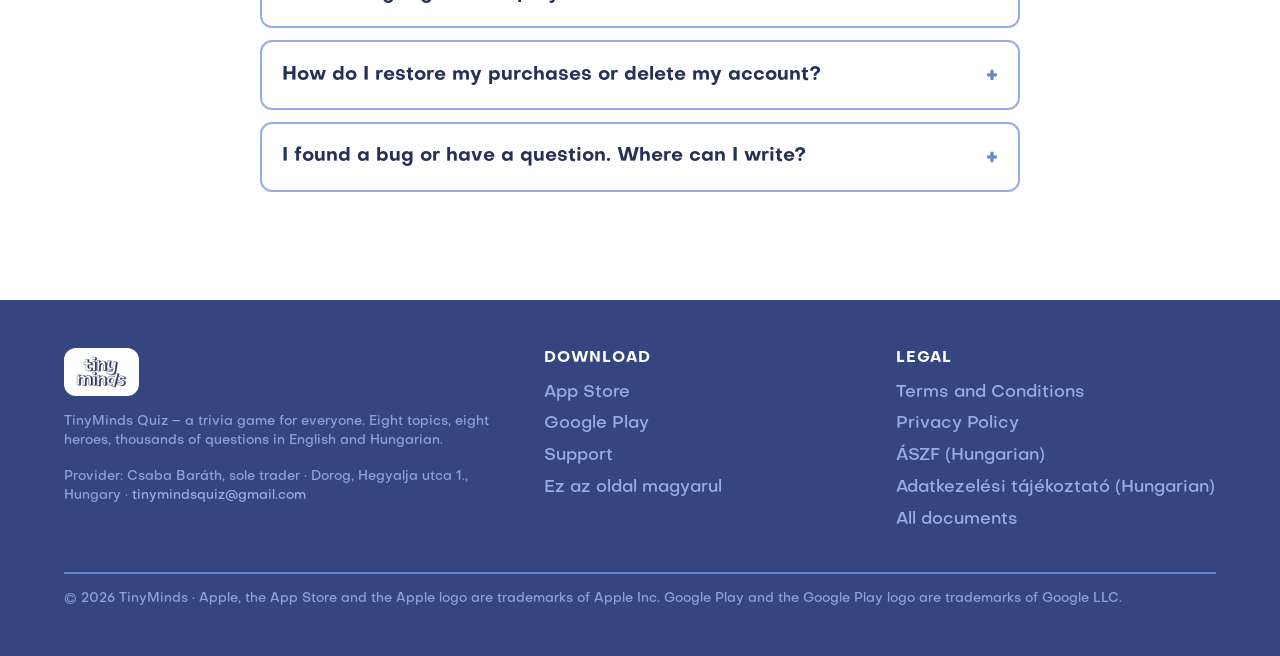
<file: en/index.html>
<!DOCTYPE html>
<html lang="en">
  <head>
    <meta charset="utf-8" />
    <meta name="viewport" content="width=device-width, initial-scale=1" />
    <title>TinyMinds Quiz — Put your knowledge to the test! A trivia game with 8 topics and 8 heroes</title>
    <meta
      name="description"
      content="TinyMinds Quiz: a free trivia game for everyone. 8 topics, 8 heroes, thousands of questions, daily challenges, mini quests and leaderboards. Download it on the App Store or Google Play!"
    />
    <link rel="canonical" href="https://tinyminds.hu/en" />
    <link rel="alternate" hreflang="hu" href="https://tinyminds.hu/" />
    <link rel="alternate" hreflang="en" href="https://tinyminds.hu/en" />
    <link rel="alternate" hreflang="x-default" href="https://tinyminds.hu/" />
    <meta property="og:type" content="website" />
    <meta property="og:title" content="TinyMinds Quiz — Put your knowledge to the test!" />
    <meta
      property="og:description"
      content="A free trivia game for everyone: 8 topics, 8 heroes, thousands of questions. Answer correctly and watch your heroes grow stronger!"
    />
    <meta property="og:image" content="https://tinyminds.hu/assets/og.png" />
    <meta property="og:url" content="https://tinyminds.hu/en" />
    <meta property="og:locale" content="en_US" />
    <meta property="og:locale:alternate" content="hu_HU" />
    <meta name="twitter:card" content="summary_large_image" />
    <meta name="apple-itunes-app" content="app-id=6779207580" />
    <link rel="icon" type="image/png" href="/assets/hopps.png" />
    <link rel="apple-touch-icon" href="/assets/hopps.png" />
    <link rel="stylesheet" href="/assets/site.css" />
    <script type="application/ld+json">
      {
        "@context": "https://schema.org",
        "@type": "MobileApplication",
        "name": "TinyMinds Quiz",
        "operatingSystem": "iOS, Android",
        "applicationCategory": "GameApplication",
        "applicationSubCategory": "Trivia",
        "offers": { "@type": "Offer", "price": "0", "priceCurrency": "USD" },
        "inLanguage": ["hu", "en"],
        "url": "https://tinyminds.hu/en",
        "downloadUrl": [
          "https://apps.apple.com/app/id6779207580",
          "https://play.google.com/store/apps/details?id=hu.tinyminds.app&hl=en"
        ],
        "author": { "@type": "Person", "name": "Csaba Baráth" }
      }
    </script>
  </head>
  <body>
    <header class="site-header">
      <div class="container">
        <a class="brand" href="/en" aria-label="TinyMinds Quiz home">
          <img src="/assets/logo.png" alt="TinyMinds" />
        </a>
        <button class="nav-toggle" type="button" aria-expanded="false" aria-controls="site-nav">
          Menu
        </button>
        <nav class="site-nav" id="site-nav" aria-label="Main navigation">
          <a href="#how-it-works">How it works</a>
          <a href="#heroes">Heroes</a>
          <a href="#game-modes">Game modes</a>
          <a href="#faq">FAQ</a>
          <a href="/support">Support</a>
          <a class="lang-switch" href="/" lang="hu" hreflang="hu" title="Ez az oldal magyarul">
            🇭🇺 Magyar
          </a>
          <a class="btn btn-primary" href="#download">Download</a>
        </nav>
      </div>
    </header>

    <main>
      <!-- Hero -->
      <section class="hero">
        <div class="container split">
          <div>
            <span class="eyebrow">A free trivia game for iPhone and Android</span>
            <h1 class="display">Put your knowledge to the test!</h1>
            <p class="lead">
              Find your favourite subject and climb as high as you can. Answer correctly and
              your heroes grow stronger with every game. Learn something new every day – eight
              heroes and countless exciting questions are waiting for you. This is TinyMinds!
            </p>
            <div class="store-badges">
              <a
                class="store-badge"
                href="https://apps.apple.com/app/id6779207580"
                aria-label="Download on the App Store"
              >
                <img src="/assets/badge-app-store-en.svg" alt="Download on the App Store" />
              </a>
              <a
                class="store-badge"
                href="https://play.google.com/store/apps/details?id=hu.tinyminds.app&hl=en"
                aria-label="Get it on Google Play"
              >
                <img src="/assets/badge-google-play-en.png" alt="Get it on Google Play" />
              </a>
            </div>
            <div class="hero-facts">
              <span class="pill pill-green">Free</span>
              <span class="pill">★ 5.0 on the App Store</span>
              <span class="pill">Rated 4+ · PEGI 3</span>
              <span class="pill">English and Hungarian</span>
            </div>
          </div>
          <div class="split-art">
            <img
              src="/assets/illustrations/heroes-celebrate.webp"
              alt="Lord Hopps, Luna, Cinnamon and Roxie celebrating around a golden trophy"
              width="1000"
              height="744"
              fetchpriority="high"
            />
          </div>
        </div>
      </section>

      <!-- Stats -->
      <section class="stats" aria-label="The game in numbers">
        <div class="container">
          <div class="stats-grid">
            <div class="stat"><strong>8</strong><span>topics</span></div>
            <div class="stat"><strong>8+1</strong><span>heroes</span></div>
            <div class="stat"><strong>3</strong><span>difficulty levels</span></div>
            <div class="stat"><strong>1000+</strong><span>questions</span></div>
          </div>
        </div>
      </section>

      <!-- How it works -->
      <section id="how-it-works">
        <div class="container">
          <span class="eyebrow">How it works</span>
          <h2 class="heading">Quick quizzes, exciting challenges</h2>
          <p class="lead">
            A game is ten questions long – just right for a bus ride or a coffee break. Pick a
            topic and a hero, answer, collect gold and stars, and level up!
          </p>
          <div class="steps">
            <article class="step">
              <img
                src="/assets/illustrations/step-pick-topic.webp"
                alt="Cinnamon pointing at a stack of eight books"
                loading="lazy"
              />
              <span class="step-number">1</span>
              <h3 class="subheading">Pick a topic and a hero</h3>
              <p>
                History, geography, literature, nature, science, art, entertainment or sport –
                each one has its own hero, and you are the one who trains them.
              </p>
            </article>
            <article class="step">
              <img
                src="/assets/illustrations/step-answer.webp"
                alt="Luna holding up a phone with the correct answer highlighted in green"
                loading="lazy"
              />
              <span class="step-number">2</span>
              <h3 class="subheading">Answer the questions</h3>
              <p>
                Ten questions, four options each, and a ticking clock. If you get stuck, the
                helpers step in: the halver, the freeze, the shield or a topic swap.
              </p>
            </article>
            <article class="step">
              <img
                src="/assets/illustrations/step-level-up.webp"
                alt="Roxie jumping with a golden star next to a green arrow pointing up"
                loading="lazy"
              />
              <span class="step-number">3</span>
              <h3 class="subheading">Level up your heroes</h3>
              <p>
                Every correct answer earns gold, stars and XP. Stars level up your heroes, and
                higher levels bring tougher questions and bigger rewards.
              </p>
            </article>
          </div>
        </div>
      </section>

      <!-- Heroes -->
      <section id="heroes">
        <div class="container">
          <span class="eyebrow">The heroes</span>
          <h2 class="heading">Eight heroes, eight topics</h2>
          <p class="lead">
            Each hero is an expert in one field. They all have their own lives, level and stars
            – one glance at the Heroes Room tells you who is doing best.
          </p>
          <div class="hero-grid">
            <article class="hero-card" style="--hero-color: #374267">
              <img src="/assets/heroes/lord-hopps-portrait.png" alt="Lord Hopps the rabbit" loading="lazy" />
              <strong>Lord Hopps</strong>
              <span>History</span>
            </article>
            <article class="hero-card" style="--hero-color: #e2632c">
              <img src="/assets/heroes/cinnamon-portrait.png" alt="Cinnamon the red panda" loading="lazy" />
              <strong>Cinnamon</strong>
              <span>Geography</span>
            </article>
            <article class="hero-card" style="--hero-color: #3e9eb5">
              <img src="/assets/heroes/hamlet-portrait.png" alt="Hamlet the goat" loading="lazy" />
              <strong>Hamlet</strong>
              <span>Literature</span>
            </article>
            <article class="hero-card" style="--hero-color: #5da63a">
              <img src="/assets/heroes/kiwi-portrait.png" alt="Kiwi the kiwi bird" loading="lazy" />
              <strong>Kiwi</strong>
              <span>Nature</span>
            </article>
            <article class="hero-card" style="--hero-color: #8b6da0">
              <img src="/assets/heroes/luna-portrait.png" alt="Luna the panda" loading="lazy" />
              <strong>Luna</strong>
              <span>Entertainment</span>
            </article>
            <article class="hero-card" style="--hero-color: #a8221e">
              <img src="/assets/heroes/roxie-portrait.png" alt="Roxie the tiger" loading="lazy" />
              <strong>Roxie</strong>
              <span>Sport</span>
            </article>
            <article class="hero-card" style="--hero-color: #50765a">
              <img src="/assets/heroes/nevada-portrait.png" alt="Nevada the penguin" loading="lazy" />
              <strong>Nevada</strong>
              <span>Art</span>
            </article>
            <article class="hero-card" style="--hero-color: #e6b12c">
              <img src="/assets/heroes/malmo-portrait.png" alt="Malmö the giraffe" loading="lazy" />
              <strong>Malmö</strong>
              <span>Science</span>
            </article>
          </div>
          <div class="hero-grid hero-grid-single">
            <article class="hero-card bonus" style="--hero-color: #5b2a8c">
              <img src="/assets/heroes/mormota-portrait.png" alt="Mormota, the bonus hero" loading="lazy" />
              <strong>+1 Mormota</strong>
              <span>Bonus hero</span>
              <p class="hero-card-note">
                The ninth hero is unlocked with gold. Mormota produces diamonds for you every
                day, and diamonds buy the most valuable packs in the shop.
              </p>
            </article>
          </div>
        </div>
      </section>

      <!-- Game modes -->
      <section id="game-modes">
        <div class="container">
          <span class="eyebrow">Game modes</span>
          <h2 class="heading">A reason to come back every day</h2>
          <p class="lead">
            The quiz is only the beginning. Daily and weekly goals, mini quests on niche topics
            and leaderboards keep the game moving.
          </p>
          <div class="modes">
            <article class="mode">
              <img
                src="/assets/illustrations/mode-daily-challenges.webp"
                alt="Kiwi next to a calendar with green check marks and a golden star"
                loading="lazy"
              />
              <div>
                <h3 class="subheading">Daily challenges</h3>
                <p>
                  Fresh tasks every day: play a few rounds, answer correctly in a given topic,
                  collect stars. Complete them and extra gold lands in your pocket.
                </p>
              </div>
            </article>
            <article class="mode">
              <img
                src="/assets/illustrations/mode-mini-quests.webp"
                alt="Malmö holding a ticket and a treasure map"
                loading="lazy"
              />
              <div>
                <h3 class="subheading">Mini quests</h3>
                <p>
                  Narrow, exciting topics – World War II, astronomy, Formula 1 or Renaissance
                  art, for example. Tickets get you in, and a separate leaderboard shows how you
                  measure up.
                </p>
              </div>
            </article>
            <article class="mode">
              <img
                src="/assets/illustrations/mode-leaderboard.webp"
                alt="Lord Hopps, Luna and Cinnamon on a podium in front of a school building"
                loading="lazy"
              />
              <div>
                <h3 class="subheading">Leaderboards and schools</h3>
                <p>
                  A weekly XP leaderboard for players, and a separate one for schools: tell us
                  where you study, and every correct answer counts for your school as well.
                  Game Center and Google Play Games supported.
                </p>
              </div>
            </article>
            <article class="mode">
              <img
                src="/assets/illustrations/mode-weekly-rewards.webp"
                alt="Lord Hopps carrying gift boxes, with a medal and coins spilling out of the top one"
                loading="lazy"
              />
              <div>
                <h3 class="subheading">Weekly rewards</h3>
                <p>
                  The more correct answers you give during the week, the further you climb the
                  weekly reward ladder: gold, diamonds, helpers and phoenixes that revive an
                  exhausted hero.
                </p>
              </div>
            </article>
          </div>
        </div>
      </section>

      <!-- For everyone -->
      <section>
        <div class="container split reverse">
          <div>
            <span class="eyebrow">Who it's for</span>
            <h2 class="heading">Not just for kids</h2>
            <p class="lead">
              TinyMinds is for anyone who likes a battle of wits: students revising the fun
              way, adults who love a good pub quiz, and grandparents keen to show how much they
              know. Three difficulty levels make sure it is never too easy – or too hard – for
              anyone.
            </p>
            <div class="tag-row">
              <span class="pill">English and Hungarian</span>
              <span class="pill">iPhone · iPad · Android</span>
              <span class="pill">No sign-up needed</span>
            </div>
          </div>
          <div class="split-art">
            <img
              src="/assets/illustrations/for-everyone.webp"
              alt="A teenager, a young woman and a grandfather playing a quiz on their phones, with Lord Hopps beside them"
              loading="lazy"
              width="1000"
              height="720"
            />
          </div>
        </div>
      </section>

      <!-- Shop & support -->
      <section id="shop">
        <div class="container split">
          <div>
            <span class="eyebrow">Shop and supporter packs</span>
            <h2 class="heading">Free – and staying that way</h2>
            <p class="lead">
              TinyMinds is free to download and play; the app contains ads. You can earn gold
              and helpers simply by playing. If you would like to move faster or support the
              development, the shop offers one-time packs and a monthly Supporter subscription.
            </p>
            <ul class="plan-list">
              <li>
                <strong>Monthly Supporter – Basic</strong>
                <span>50 tickets, 20 phoenixes and 30,000 gold every month.</span>
              </li>
              <li>
                <strong>Monthly Supporter – Extra</strong>
                <span>Unlimited tickets, plus 40 phoenixes and 60,000 gold every month.</span>
              </li>
            </ul>
            <p class="fine-print">
              The subscription runs for one month and renews automatically unless you cancel it
              in your App Store or Google Play settings at least 24 hours before the end of the
              current period. Details:
              <a href="/en/terms-and-conditions">Terms of Use (EULA)</a> ·
              <a href="/en/privacy-policy">Privacy Policy</a>
            </p>
          </div>
          <div class="split-art">
            <img
              src="/assets/illustrations/shop-chest.webp"
              alt="A treasure chest full of gold coins and diamonds with a phoenix on the lid and helper icons beside it"
              loading="lazy"
              width="890"
              height="979"
            />
          </div>
        </div>
      </section>

      <!-- Download band -->
      <section class="download-band" id="download">
        <div class="container">
          <h2 class="heading">Download it and start playing!</h2>
          <p>
            Available for iPhone, iPad and Android phones. No sign-up required – your first
            quiz can start right after installing.
          </p>
          <div class="store-badges">
            <a
              class="store-badge"
              href="https://apps.apple.com/app/id6779207580"
              aria-label="Download on the App Store"
            >
              <img src="/assets/badge-app-store-en.svg" alt="Download on the App Store" />
            </a>
            <a
              class="store-badge"
              href="https://play.google.com/store/apps/details?id=hu.tinyminds.app&hl=en"
              aria-label="Get it on Google Play"
            >
              <img src="/assets/badge-google-play-en.png" alt="Get it on Google Play" />
            </a>
          </div>
          <div class="hero-facts">
            <span class="pill">iOS 15.1 or later</span>
            <span class="pill">Android phones and tablets</span>
          </div>
        </div>
      </section>

      <!-- FAQ -->
      <section id="faq">
        <div class="container">
          <span class="eyebrow">Frequently asked questions</span>
          <h2 class="heading heading-dark">Good to know</h2>
          <div class="faq">
            <details>
              <summary>Is the game really free?</summary>
              <p>
                Yes. TinyMinds is free to download and the whole game can be played without
                buying anything. The app contains ads, and if you choose to watch a rewarded
                video you get extra gold, tickets or a phoenix. Supporter packs and
                subscriptions are optional.
              </p>
            </details>
            <details>
              <summary>What age is it for?</summary>
              <p>
                Everyone. The store rating is 4+ (App Store) and PEGI 3 (Google Play), and the
                questions come in three difficulty levels, so there is something for everyone
                from primary school pupils to grandparents.
              </p>
            </details>
            <details>
              <summary>Do I need to sign up?</summary>
              <p>
                No. On first launch you only pick a player name and, if you like, a school. Your
                progress is tied to your device and to your Game Center or Google Play Games
                account, so it can be restored after a reinstall.
              </p>
            </details>
            <details>
              <summary>Which languages can I play in?</summary>
              <p>
                English and Hungarian. You choose the language on first launch and can switch it
                any time in the settings – the questions are available in both languages.
              </p>
            </details>
            <details>
              <summary>How do I restore my purchases or delete my account?</summary>
              <p>
                Both options are in the app on the Settings screen: “Restore purchases” and
                “Delete account”. Deleting your account permanently removes all data associated
                with it. You can find more help on the <a href="/support">support page</a>.
              </p>
            </details>
            <details>
              <summary>I found a bug or have a question. Where can I write?</summary>
              <p>
                Email us at
                <a href="mailto:tinymindsquiz@gmail.com">tinymindsquiz@gmail.com</a> and we will
                get back to you as soon as we can.
              </p>
            </details>
          </div>
        </div>
      </section>
    </main>

    <footer class="site-footer">
      <div class="container">
        <div class="footer-grid">
          <div class="footer-brand">
            <img src="/assets/logo.png" alt="TinyMinds" />
            <p>
              TinyMinds Quiz – a trivia game for everyone. Eight topics, eight heroes, thousands
              of questions in English and Hungarian.
            </p>
            <p>
              Provider: Csaba Baráth, sole trader · Dorog, Hegyalja utca 1., Hungary ·
              <a href="mailto:tinymindsquiz@gmail.com">tinymindsquiz@gmail.com</a>
            </p>
          </div>
          <div>
            <h4>Download</h4>
            <ul>
              <li><a href="https://apps.apple.com/app/id6779207580">App Store</a></li>
              <li>
                <a href="https://play.google.com/store/apps/details?id=hu.tinyminds.app&hl=en">Google Play</a>
              </li>
              <li><a href="/support">Support</a></li>
              <li><a href="/" lang="hu" hreflang="hu">Ez az oldal magyarul</a></li>
            </ul>
          </div>
          <div>
            <h4>Legal</h4>
            <ul>
              <li><a href="/en/terms-and-conditions">Terms and Conditions</a></li>
              <li><a href="/en/privacy-policy">Privacy Policy</a></li>
              <li><a href="/hu/aszf" lang="hu">ÁSZF (Hungarian)</a></li>
              <li><a href="/hu/adatkezelesi-tajekoztato" lang="hu">Adatkezelési tájékoztató (Hungarian)</a></li>
              <li><a href="/legal">All documents</a></li>
            </ul>
          </div>
        </div>
        <div class="footer-bottom">
          © <span id="year">2026</span> TinyMinds · Apple, the App Store and the Apple logo are
          trademarks of Apple Inc. Google Play and the Google Play logo are trademarks of Google
          LLC.
        </div>
      </div>
    </footer>

    <script src="/assets/site.js"></script>
  </body>
</html>
</file>
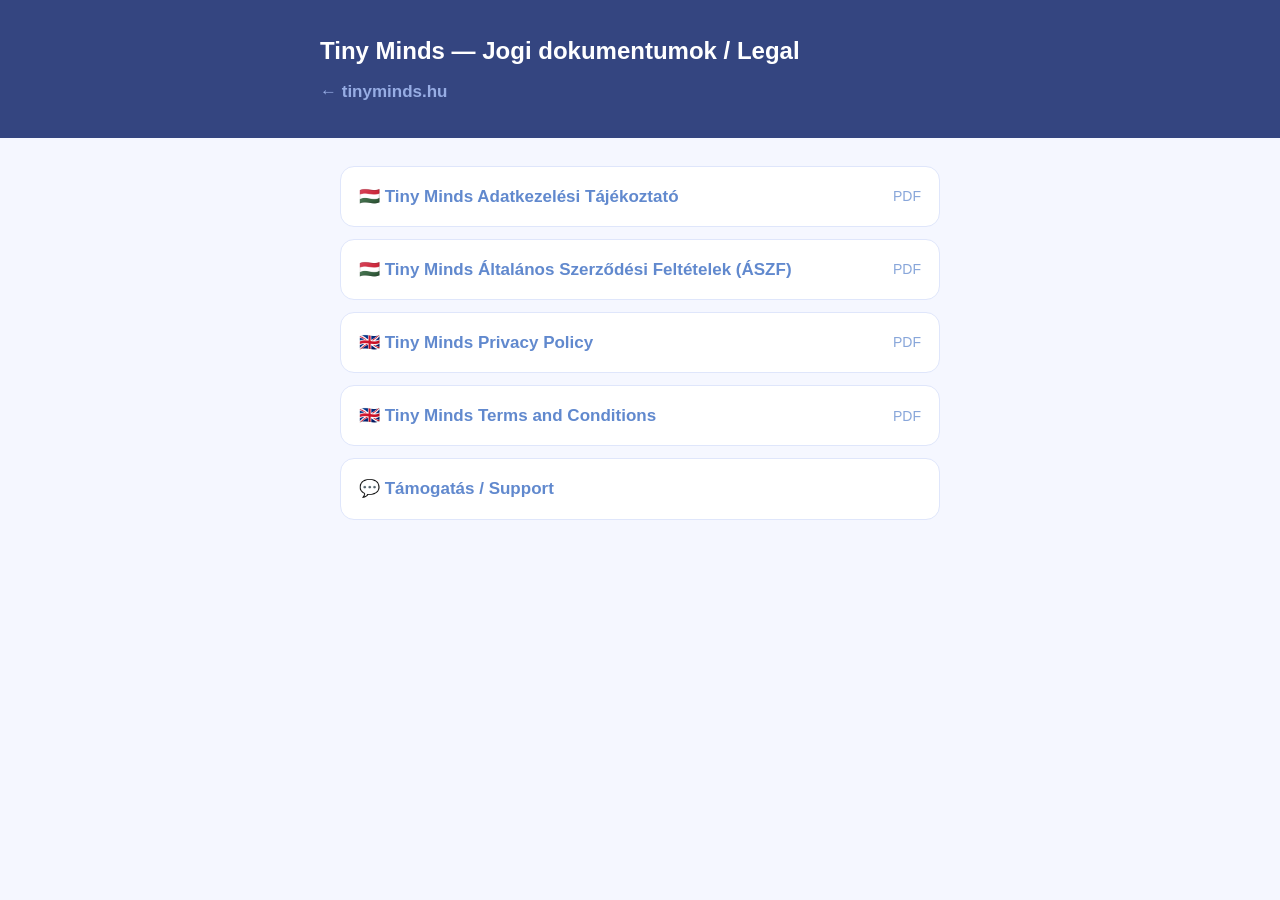
<file: legal.html>
<!DOCTYPE html>
<html lang="hu">
  <head>
    <meta charset="utf-8" />
    <meta name="viewport" content="width=device-width, initial-scale=1" />
    <title>Tiny Minds — Jogi dokumentumok / Legal</title>
    <style>
      :root{--navy:#344580;--blue:#6189CE;--ink:#253156;--bg:#f5f7ff;--surface:#fff;--rule:#dfe6fb}
      @media (prefers-color-scheme: dark){
        :root{--ink:#e8edff;--bg:#161d33;--surface:#1e2743;--rule:#33406a}
      }
      *{box-sizing:border-box}
      body{margin:0;background:var(--bg);color:var(--ink);font-size:17px;line-height:1.6;
        font-family:-apple-system,BlinkMacSystemFont,"Segoe UI",Roboto,Arial,sans-serif}
      header{background:var(--navy);color:#fff;padding:32px 20px}
      header div{max-width:640px;margin:0 auto}
      header h1{margin:0;font-size:24px}
      main{max-width:640px;margin:0 auto;padding:28px 20px 64px}
      ul{list-style:none;margin:0;padding:0}
      li{background:var(--surface);border:1px solid var(--rule);border-radius:14px;
        padding:16px 18px;margin-bottom:12px;display:flex;justify-content:space-between;
        align-items:center;gap:12px}
      a{color:var(--blue);text-decoration:none;font-weight:600}
      a:hover{text-decoration:underline}
      a.pdf{font-size:14px;font-weight:500;opacity:.75}
    </style>
  </head>
  <body>
    <header>
      <div>
        <h1>Tiny Minds — Jogi dokumentumok / Legal</h1>
        <p style="margin: 8px 0 0"><a href="/" style="color: #97ade4">← tinyminds.hu</a></p>
      </div>
    </header>
    <main>
      <ul>
        <li><a href="hu/adatkezelesi-tajekoztato.html">🇭🇺 Tiny Minds Adatkezelési Tájékoztató</a> <a class="pdf" href="hu/adatkezelesi-tajekoztato.pdf">PDF</a></li>
        <li><a href="hu/aszf.html">🇭🇺 Tiny Minds Általános Szerződési Feltételek (ÁSZF)</a> <a class="pdf" href="hu/aszf.pdf">PDF</a></li>
        <li><a href="en/privacy-policy.html">🇬🇧 Tiny Minds Privacy Policy</a> <a class="pdf" href="en/privacy-policy.pdf">PDF</a></li>
        <li><a href="en/terms-and-conditions.html">🇬🇧 Tiny Minds Terms and Conditions</a> <a class="pdf" href="en/terms-and-conditions.pdf">PDF</a></li>
        <li><a href="support.html">💬 Támogatás / Support</a></li>
      </ul>
    </main>
  </body>
</html>
</file>
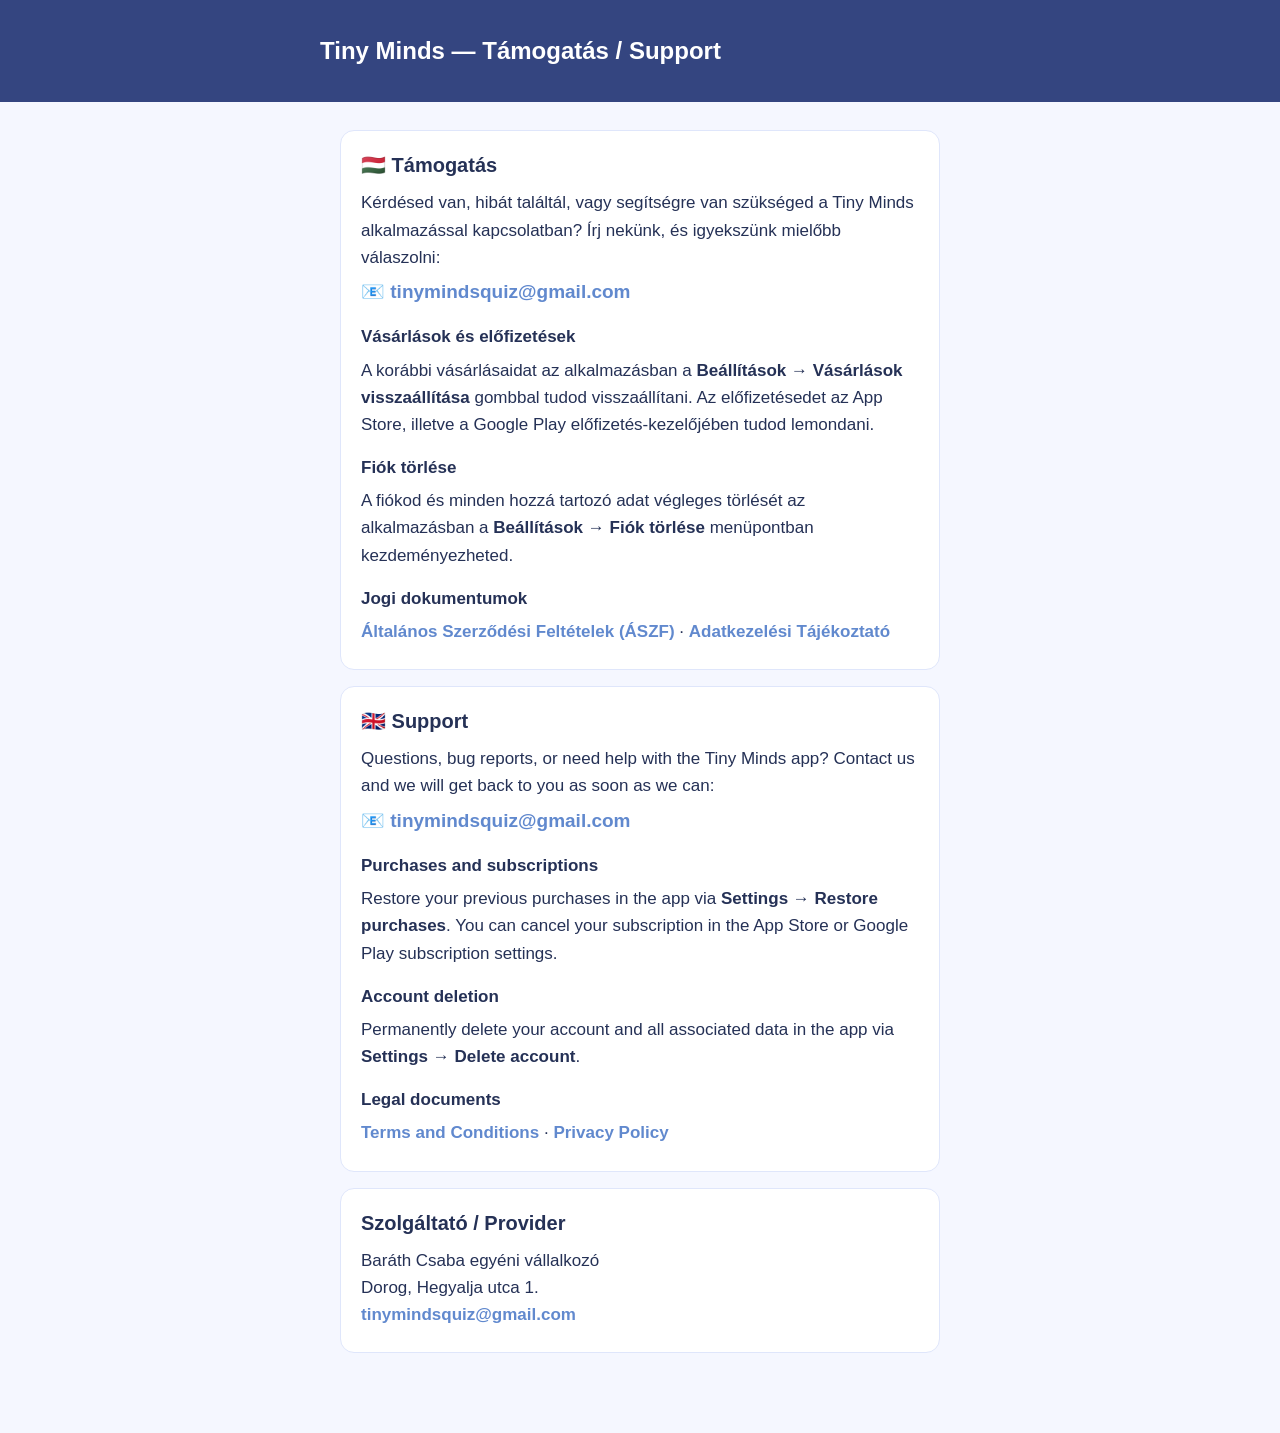
<file: support.html>
<!DOCTYPE html>
<html lang="hu">
  <head>
    <meta charset="utf-8" />
    <meta name="viewport" content="width=device-width, initial-scale=1" />
    <title>Tiny Minds — Támogatás / Support</title>
    <style>
      :root{--navy:#344580;--blue:#6189CE;--ink:#253156;--bg:#f5f7ff;--surface:#fff;--rule:#dfe6fb}
      @media (prefers-color-scheme: dark){
        :root{--ink:#e8edff;--bg:#161d33;--surface:#1e2743;--rule:#33406a}
      }
      *{box-sizing:border-box}
      body{margin:0;background:var(--bg);color:var(--ink);font-size:17px;line-height:1.6;
        font-family:-apple-system,BlinkMacSystemFont,"Segoe UI",Roboto,Arial,sans-serif}
      header{background:var(--navy);color:#fff;padding:32px 20px}
      header div{max-width:640px;margin:0 auto}
      header h1{margin:0;font-size:24px}
      main{max-width:640px;margin:0 auto;padding:28px 20px 64px}
      section{background:var(--surface);border:1px solid var(--rule);border-radius:14px;
        padding:18px 20px;margin-bottom:16px}
      h2{margin:0 0 8px;font-size:20px}
      h3{margin:16px 0 4px;font-size:17px}
      p{margin:6px 0}
      a{color:var(--blue);text-decoration:none;font-weight:600}
      a:hover{text-decoration:underline}
      .email{font-size:19px}
    </style>
  </head>
  <body>
    <header><div><h1>Tiny Minds — Támogatás / Support</h1></div></header>
    <main>
      <section>
        <h2>🇭🇺 Támogatás</h2>
        <p>
          Kérdésed van, hibát találtál, vagy segítségre van szükséged a
          Tiny Minds alkalmazással kapcsolatban? Írj nekünk, és igyekszünk
          mielőbb válaszolni:
        </p>
        <p class="email">
          📧 <a href="mailto:tinymindsquiz@gmail.com">tinymindsquiz@gmail.com</a>
        </p>
        <h3>Vásárlások és előfizetések</h3>
        <p>
          A korábbi vásárlásaidat az alkalmazásban a
          <strong>Beállítások → Vásárlások visszaállítása</strong> gombbal
          tudod visszaállítani. Az előfizetésedet az App Store, illetve a
          Google Play előfizetés-kezelőjében tudod lemondani.
        </p>
        <h3>Fiók törlése</h3>
        <p>
          A fiókod és minden hozzá tartozó adat végleges törlését az
          alkalmazásban a <strong>Beállítások → Fiók törlése</strong>
          menüpontban kezdeményezheted.
        </p>
        <h3>Jogi dokumentumok</h3>
        <p>
          <a href="hu/aszf.html">Általános Szerződési Feltételek (ÁSZF)</a> ·
          <a href="hu/adatkezelesi-tajekoztato.html">Adatkezelési Tájékoztató</a>
        </p>
      </section>
      <section>
        <h2>🇬🇧 Support</h2>
        <p>
          Questions, bug reports, or need help with the Tiny Minds app?
          Contact us and we will get back to you as soon as we can:
        </p>
        <p class="email">
          📧 <a href="mailto:tinymindsquiz@gmail.com">tinymindsquiz@gmail.com</a>
        </p>
        <h3>Purchases and subscriptions</h3>
        <p>
          Restore your previous purchases in the app via
          <strong>Settings → Restore purchases</strong>. You can cancel your
          subscription in the App Store or Google Play subscription settings.
        </p>
        <h3>Account deletion</h3>
        <p>
          Permanently delete your account and all associated data in the app
          via <strong>Settings → Delete account</strong>.
        </p>
        <h3>Legal documents</h3>
        <p>
          <a href="en/terms-and-conditions.html">Terms and Conditions</a> ·
          <a href="en/privacy-policy.html">Privacy Policy</a>
        </p>
      </section>
      <section>
        <h2>Szolgáltató / Provider</h2>
        <p>
          Baráth Csaba egyéni vállalkozó<br />
          Dorog, Hegyalja utca 1.<br />
          <a href="mailto:tinymindsquiz@gmail.com">tinymindsquiz@gmail.com</a>
        </p>
      </section>
    </main>
  </body>
</html>
</file>
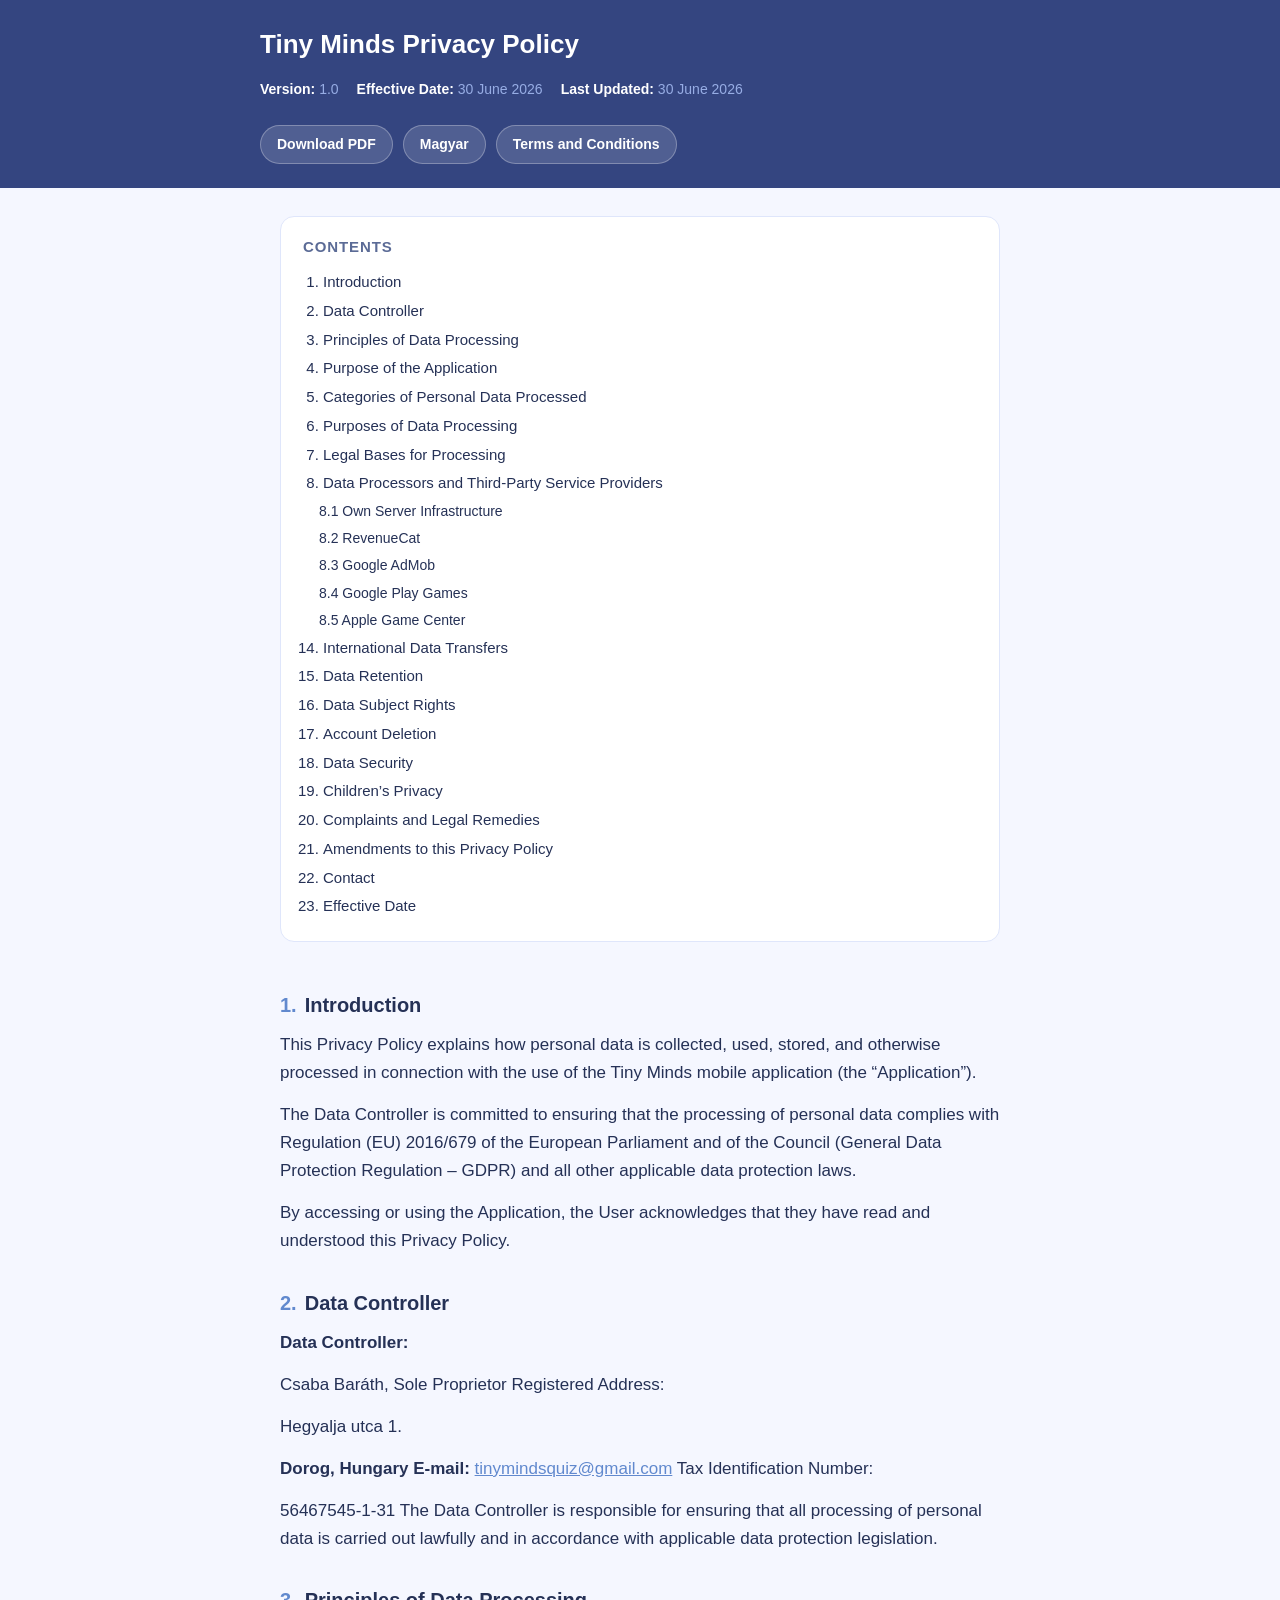
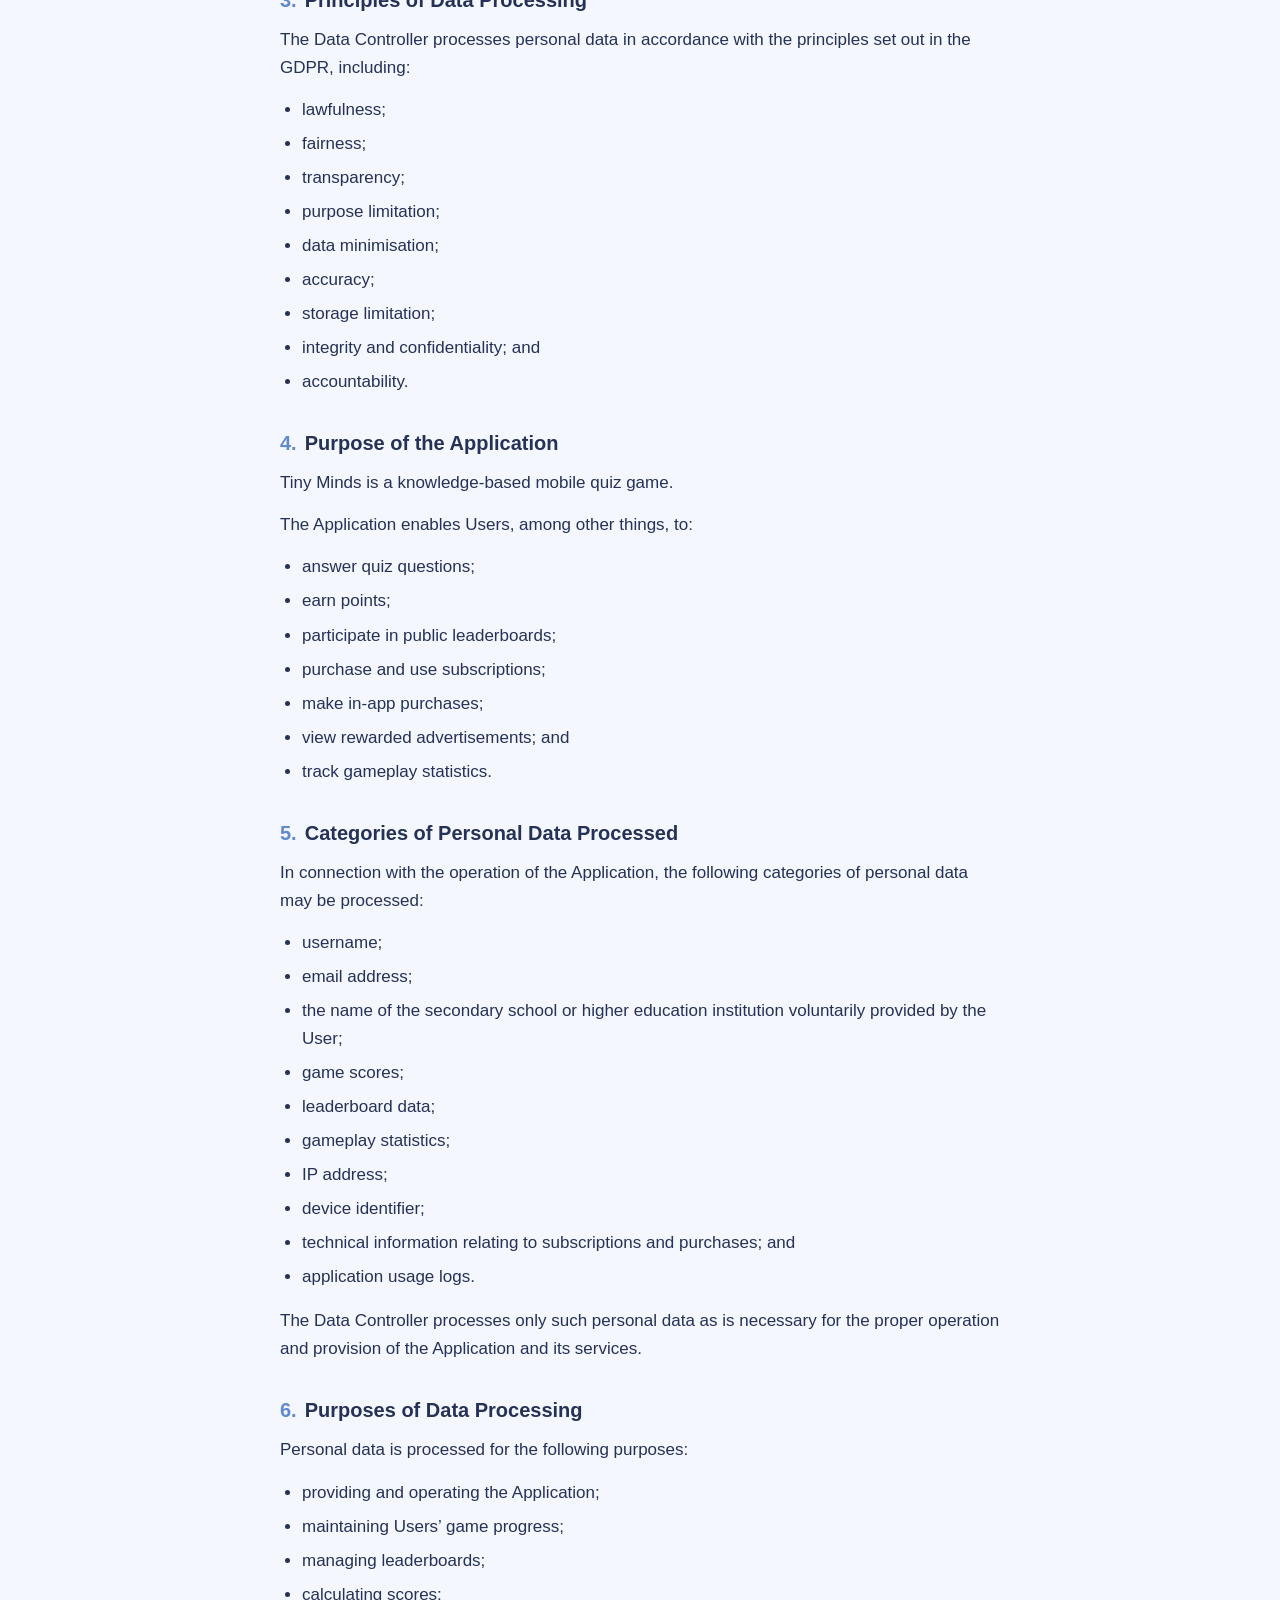
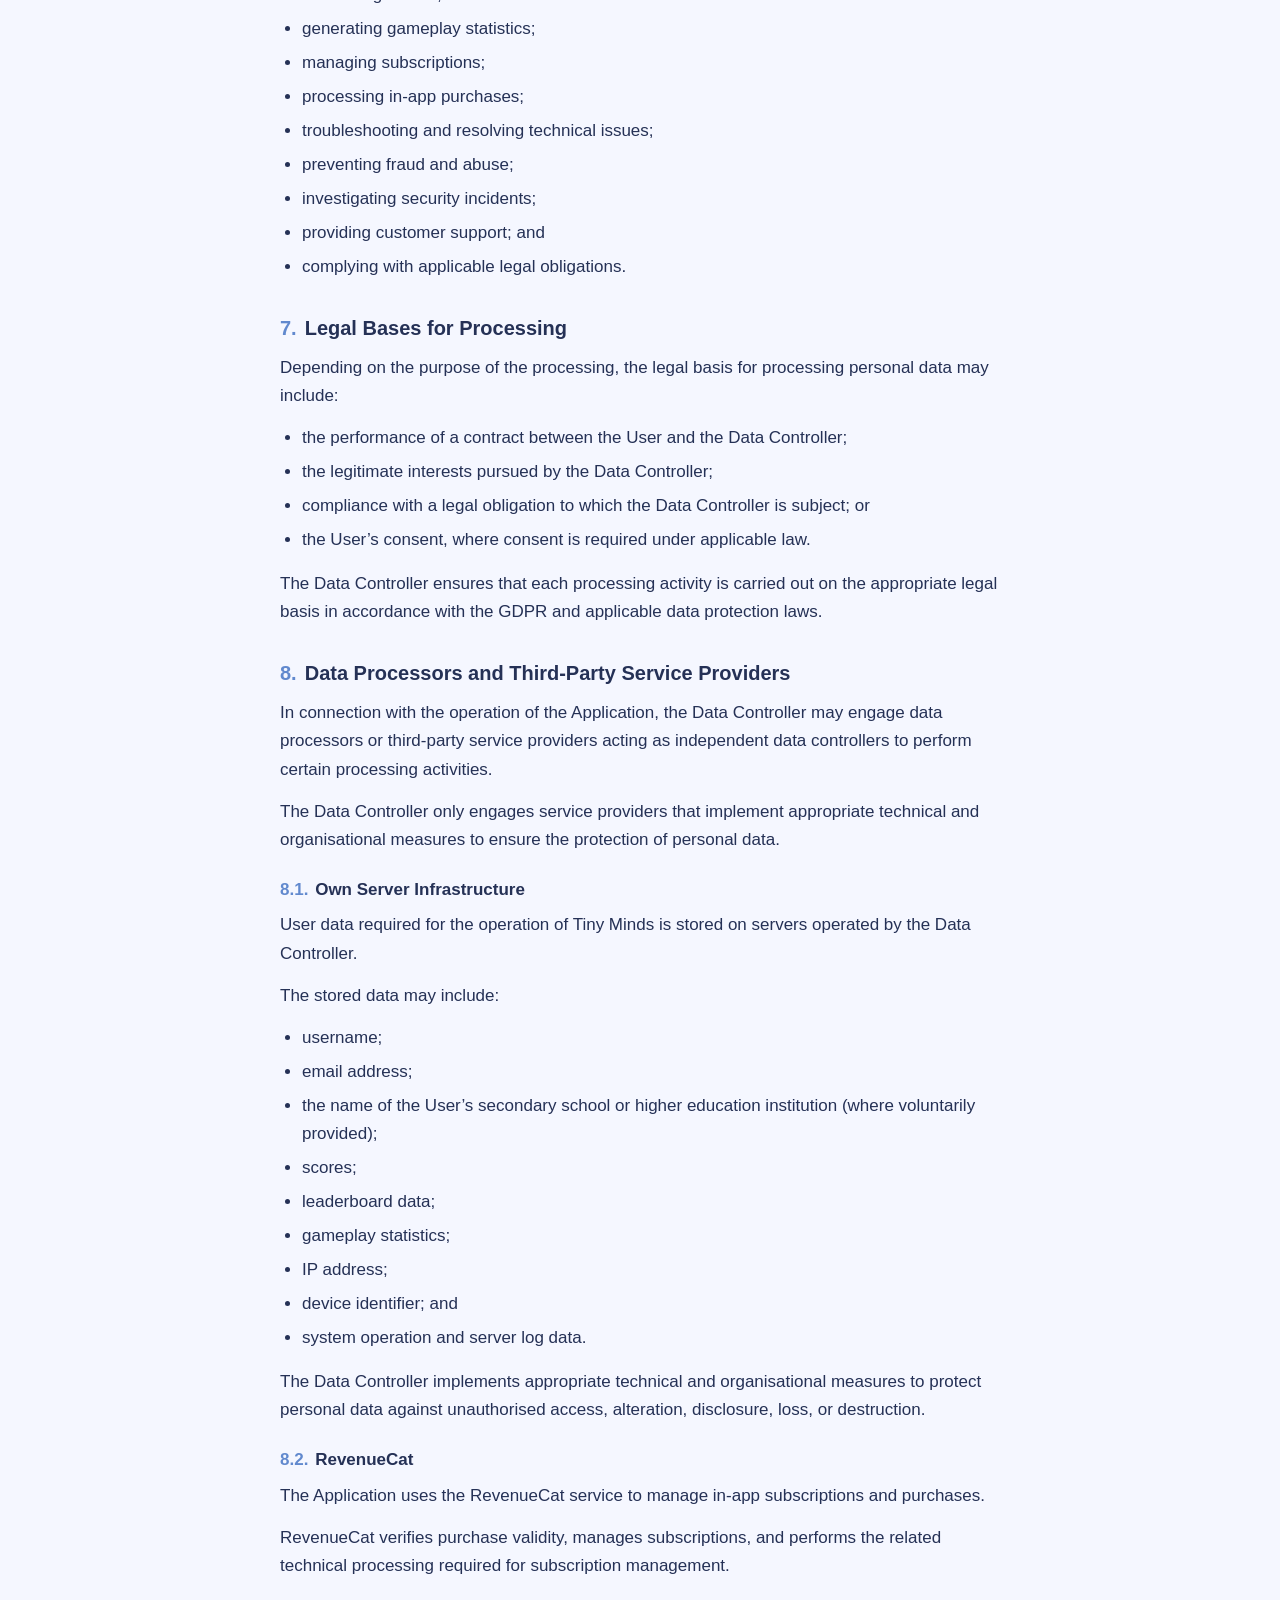
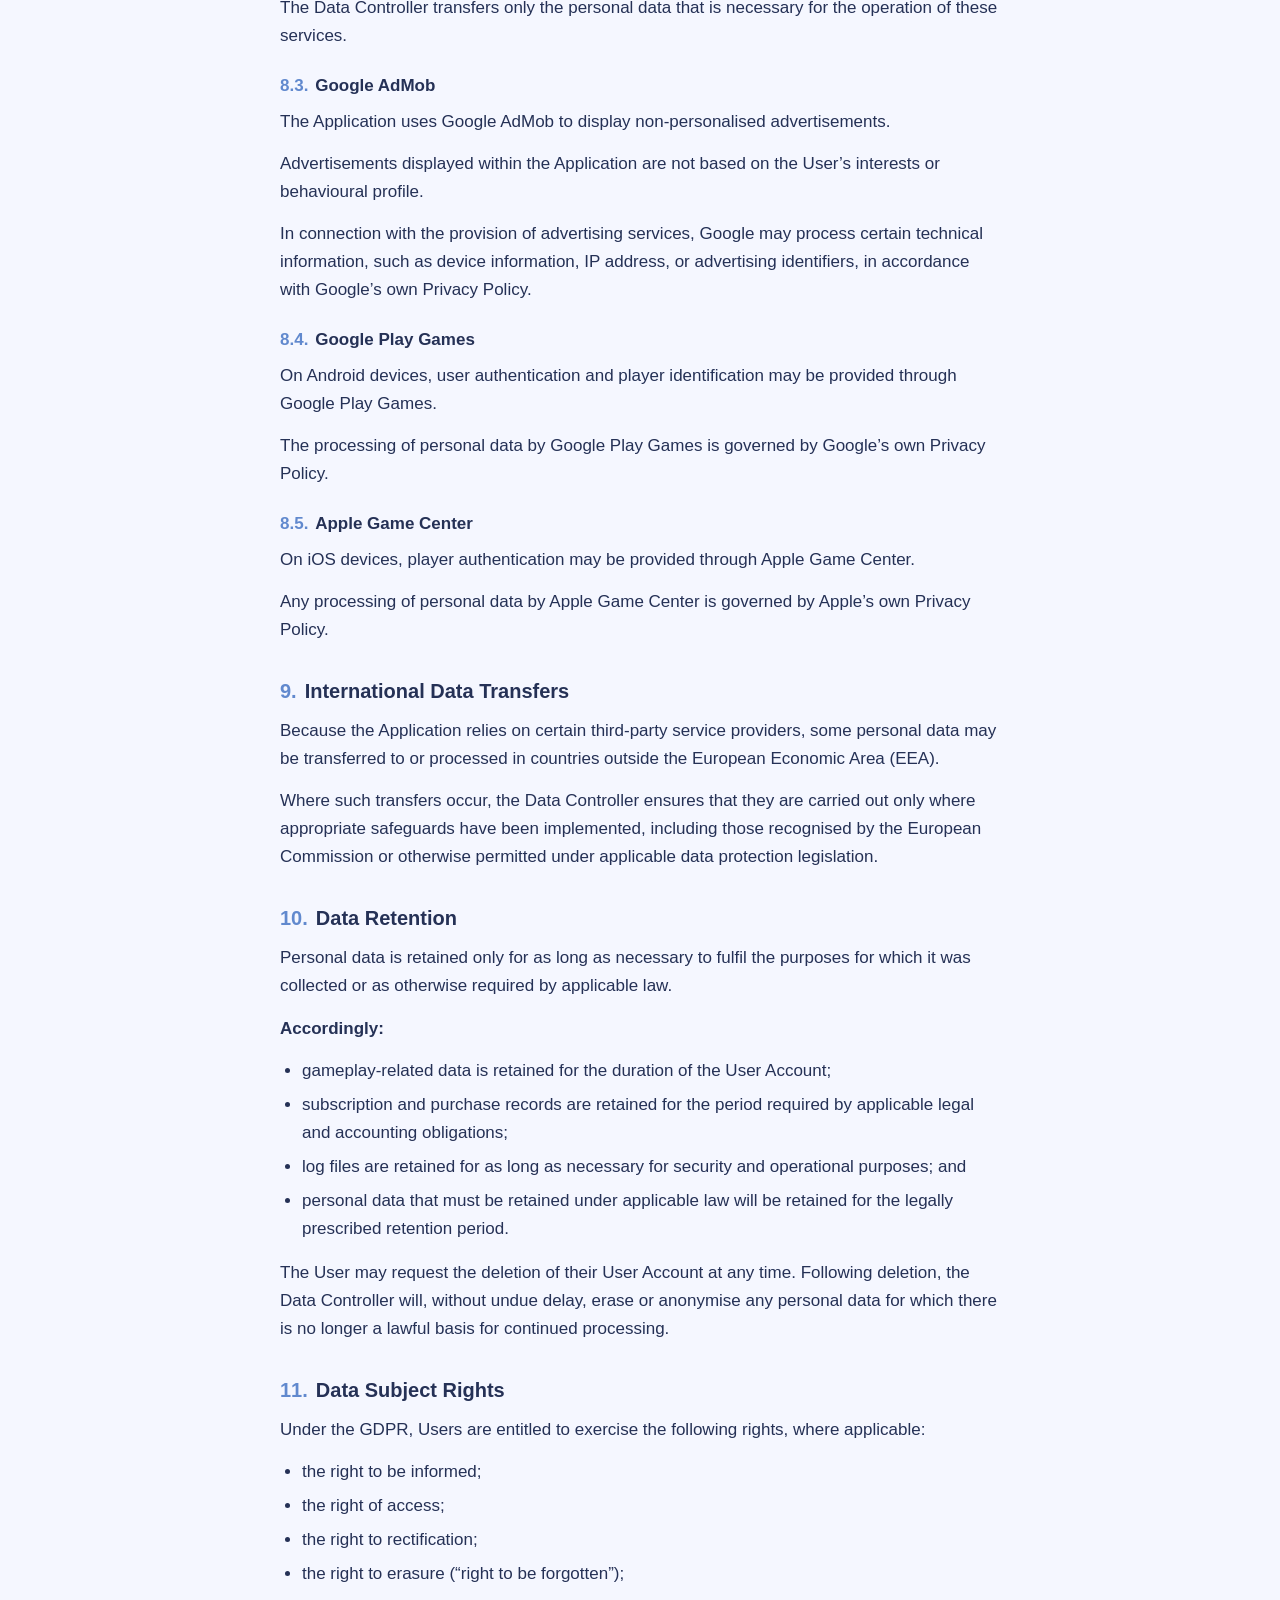
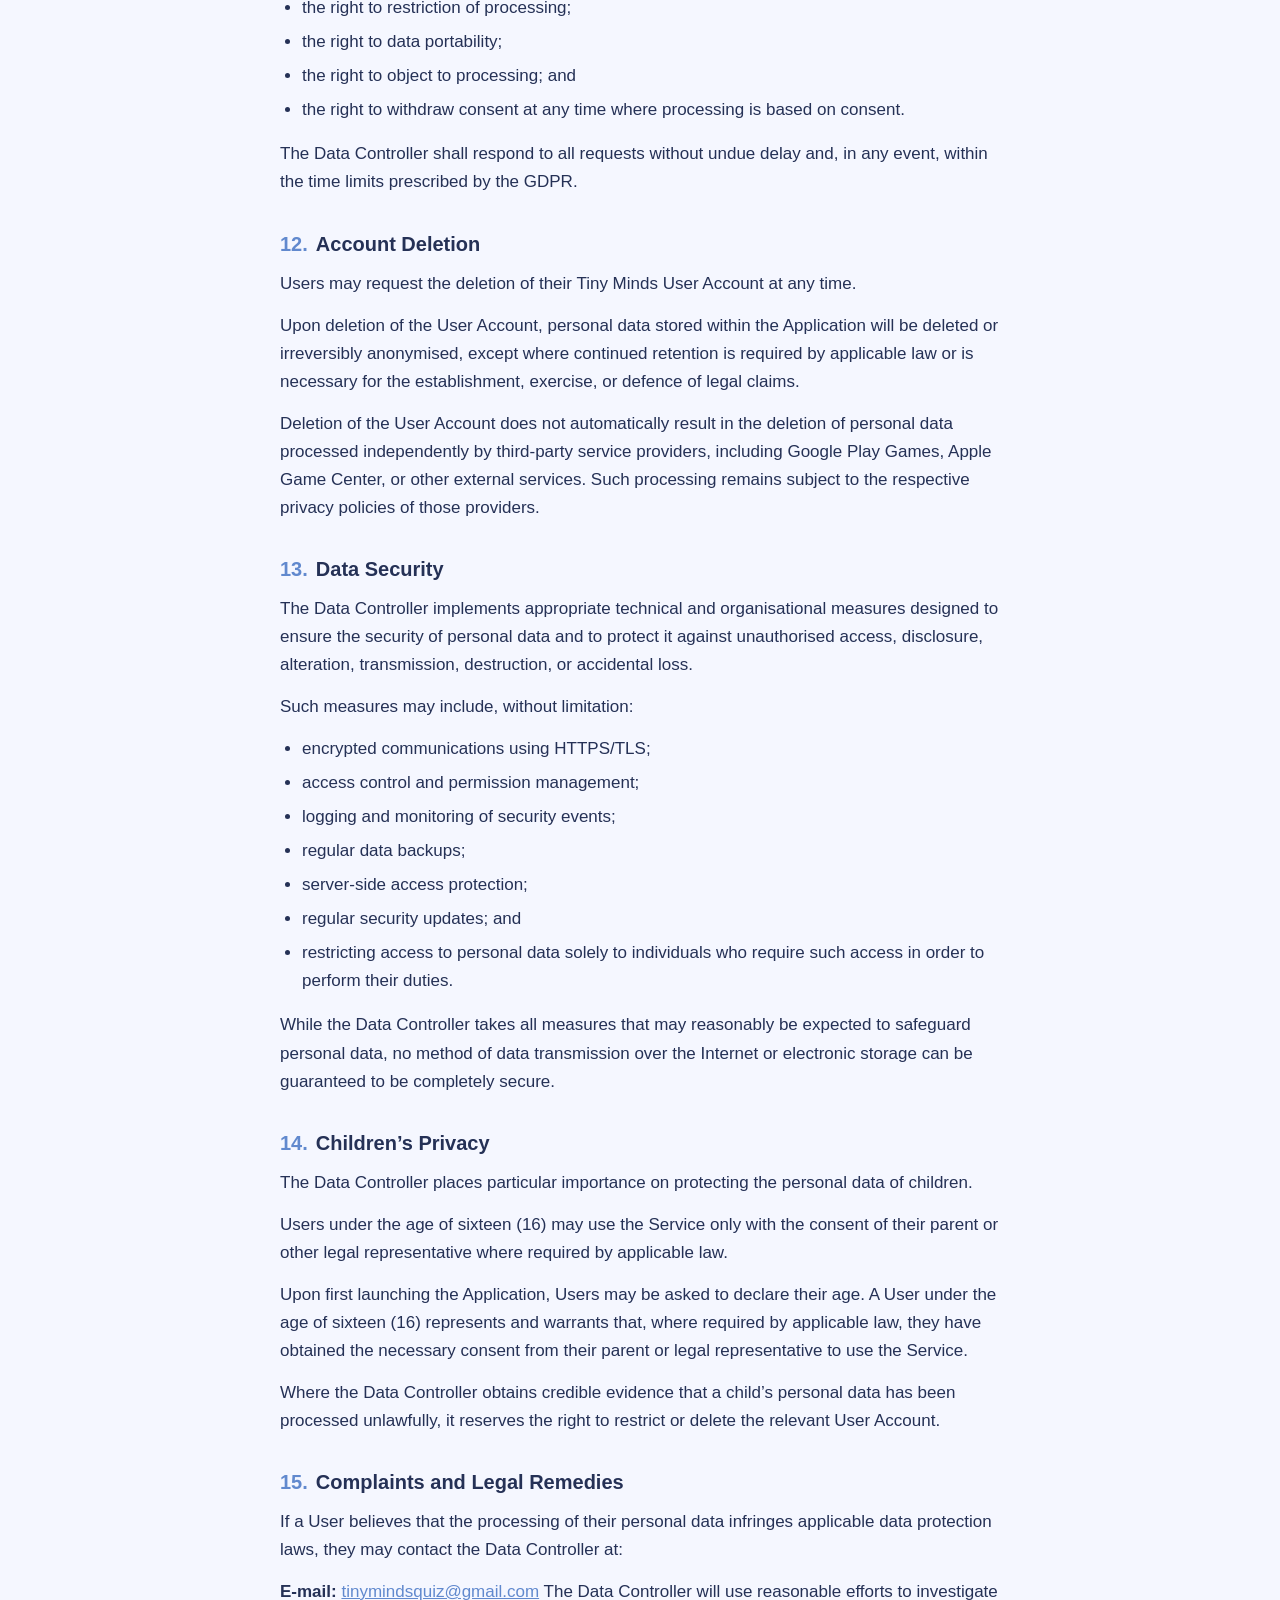
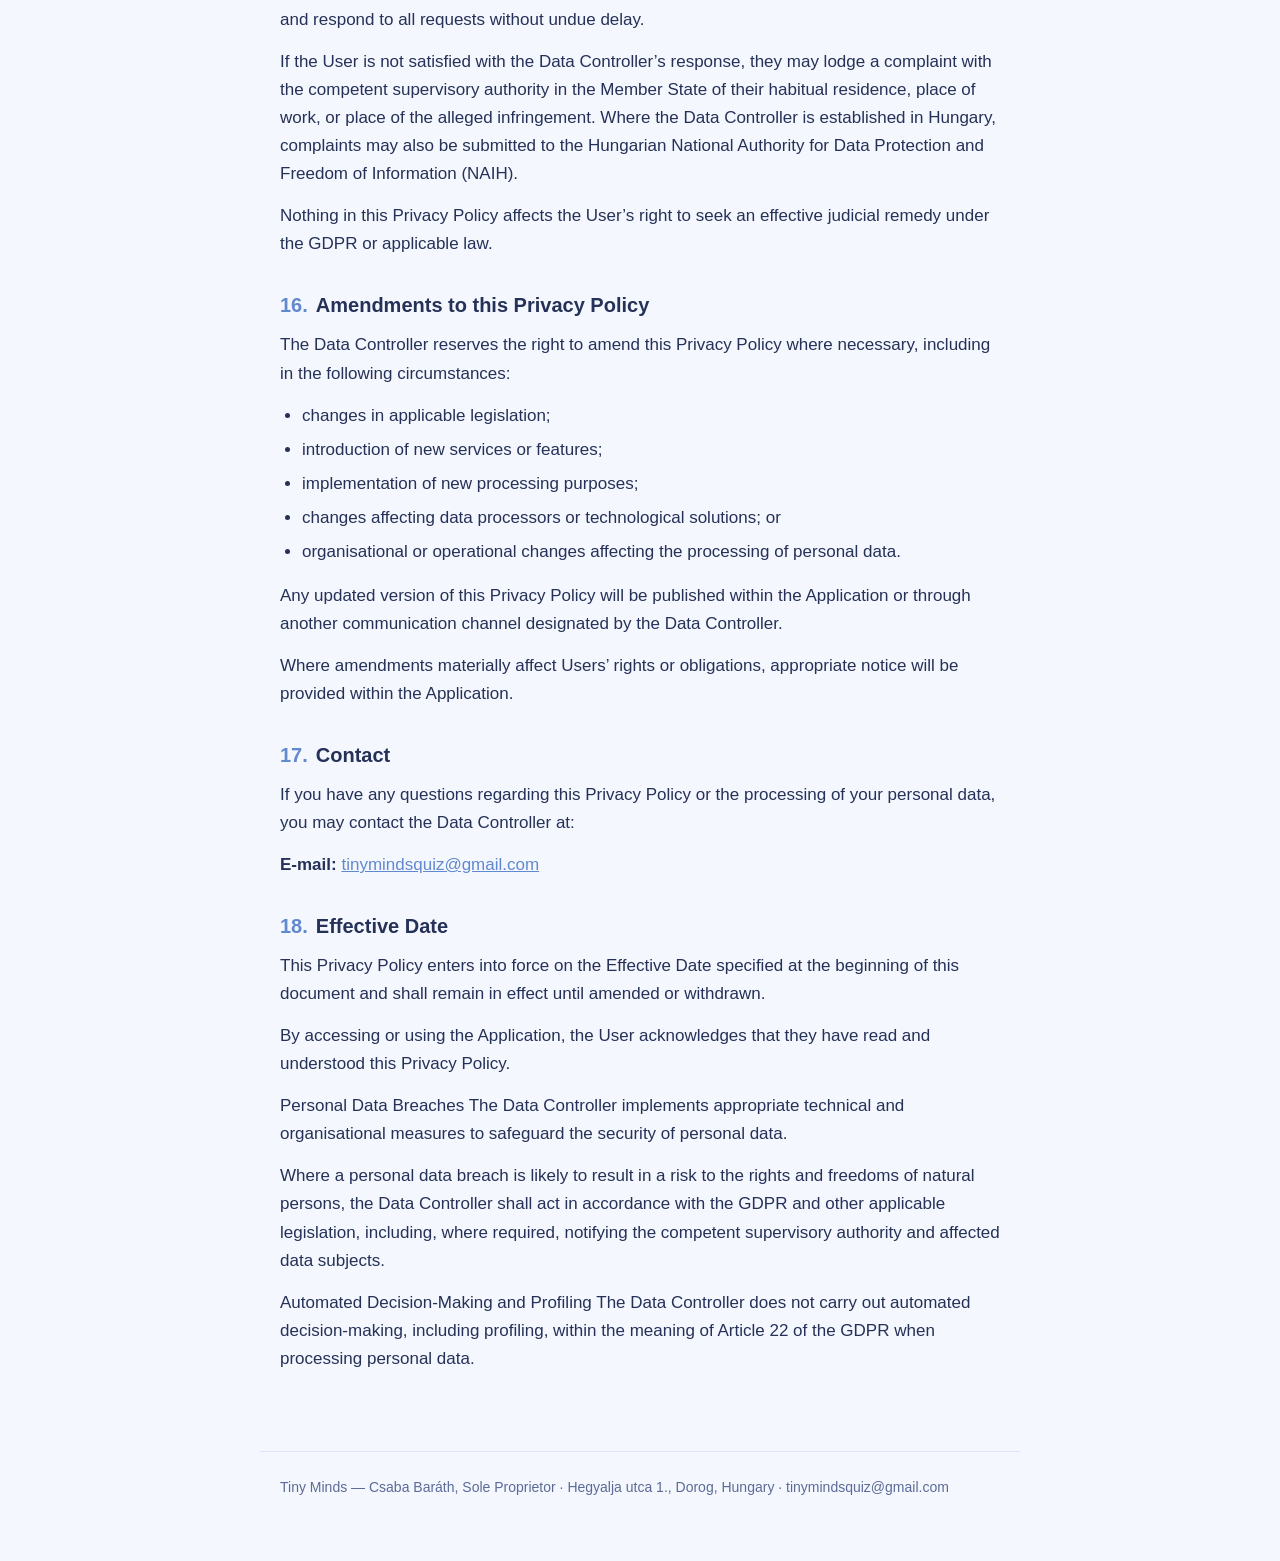
<file: en/privacy-policy.html>
<!DOCTYPE html>
<html lang="en">
  <head>
    <meta charset="utf-8" />
    <meta name="viewport" content="width=device-width, initial-scale=1" />
    <title>Tiny Minds Privacy Policy</title>
    <meta name="description" content="Tiny Minds Privacy Policy — Tiny Minds" />
    <meta name="robots" content="index, follow" />
    <style>
:root{
  --navy:#344580; --blue:#6189CE; --light:#97ADE4; --card:#E4EAFF;
  --ink:#253156; --muted:#5b6b96; --bg:#f5f7ff; --surface:#ffffff; --rule:#dfe6fb;
}
@media (prefers-color-scheme: dark){
  :root{
    --ink:#e8edff; --muted:#9db0e0; --bg:#161d33; --surface:#1e2743;
    --card:#26314f; --rule:#33406a;
  }
}
*{box-sizing:border-box}
body{
  margin:0; background:var(--bg); color:var(--ink);
  font-family:-apple-system,BlinkMacSystemFont,"Segoe UI",Roboto,"Helvetica Neue",Arial,sans-serif;
  font-size:17px; line-height:1.65; -webkit-text-size-adjust:100%;
}
header.masthead{background:var(--navy); color:#fff; padding:28px 20px 24px}
header.masthead .wrap{max-width:760px; margin:0 auto}
header.masthead h1{margin:0 0 10px; font-size:26px; line-height:1.3; font-weight:700}
.meta{display:flex; flex-wrap:wrap; gap:8px 18px; margin:0; padding:0; list-style:none;
  font-size:14px; color:var(--light)}
.meta strong{color:#fff; font-weight:600}
.actions{display:flex; flex-wrap:wrap; gap:10px; margin-top:18px}
.actions a{
  display:inline-block; padding:9px 16px; border-radius:999px; text-decoration:none;
  font-size:14px; font-weight:600; background:rgba(255,255,255,.14); color:#fff;
  border:1px solid rgba(255,255,255,.28); line-height:1.4;
}
.actions a:hover{background:rgba(255,255,255,.24)}
main{max-width:760px; margin:0 auto; padding:0 20px 64px}
nav.toc{
  background:var(--surface); border:1px solid var(--rule); border-radius:14px;
  padding:18px 22px; margin:28px 0 8px;
}
nav.toc h2{margin:0 0 10px; font-size:15px; text-transform:uppercase;
  letter-spacing:.06em; color:var(--muted)}
nav.toc ol{margin:0; padding-left:20px; font-size:15px}
nav.toc li{margin:4px 0}
nav.toc li.sub{list-style:none; margin-left:-4px; font-size:14px}
nav.toc a{color:var(--ink); text-decoration:none}
nav.toc a:hover{text-decoration:underline}
section{padding-top:8px}
h2.section{font-size:20px; line-height:1.35; margin:34px 0 12px; color:var(--ink);
  scroll-margin-top:16px}
h3.section{font-size:17px; line-height:1.4; margin:24px 0 10px; color:var(--ink);
  scroll-margin-top:16px}
h2.section .num,h3.section .num{color:var(--blue); margin-right:.4em}
p{margin:0 0 14px}
ul{margin:0 0 16px; padding-left:22px}
li{margin:6px 0}
a{color:var(--blue)}
strong{font-weight:600}
footer{
  max-width:760px; margin:0 auto; padding:24px 20px 48px; border-top:1px solid var(--rule);
  color:var(--muted); font-size:14px;
}
footer a{color:var(--blue)}
@media (max-width:520px){
  body{font-size:16px}
  header.masthead h1{font-size:22px}
  h2.section{font-size:18px}
}
</style>
  </head>
  <body>
    <header class="masthead">
      <div class="wrap">
        <h1>Tiny Minds Privacy Policy</h1>
        <ul class="meta">
        <li><strong>Version:</strong> 1.0</li>
        <li><strong>Effective Date:</strong> 30 June 2026</li>
        <li><strong>Last Updated:</strong> 30 June 2026</li>
        </ul>
        <div class="actions">
          <a href="privacy-policy.pdf">Download PDF</a>
          <a href="../hu/adatkezelesi-tajekoztato.html">Magyar</a>
      <a href="terms-and-conditions.html">Terms and Conditions</a>
        </div>
      </div>
    </header>
    <main>
      <nav class="toc">
        <h2>Contents</h2>
        <ol>
      <li class=""><a href="#s-1">Introduction</a></li>
      <li class=""><a href="#s-2">Data Controller</a></li>
      <li class=""><a href="#s-3">Principles of Data Processing</a></li>
      <li class=""><a href="#s-4">Purpose of the Application</a></li>
      <li class=""><a href="#s-5">Categories of Personal Data Processed</a></li>
      <li class=""><a href="#s-6">Purposes of Data Processing</a></li>
      <li class=""><a href="#s-7">Legal Bases for Processing</a></li>
      <li class=""><a href="#s-8">Data Processors and Third-Party Service Providers</a></li>
      <li class="sub"><a href="#s-8-1">8.1 Own Server Infrastructure</a></li>
      <li class="sub"><a href="#s-8-2">8.2 RevenueCat</a></li>
      <li class="sub"><a href="#s-8-3">8.3 Google AdMob</a></li>
      <li class="sub"><a href="#s-8-4">8.4 Google Play Games</a></li>
      <li class="sub"><a href="#s-8-5">8.5 Apple Game Center</a></li>
      <li class=""><a href="#s-9">International Data Transfers</a></li>
      <li class=""><a href="#s-10">Data Retention</a></li>
      <li class=""><a href="#s-11">Data Subject Rights</a></li>
      <li class=""><a href="#s-12">Account Deletion</a></li>
      <li class=""><a href="#s-13">Data Security</a></li>
      <li class=""><a href="#s-14">Children’s Privacy</a></li>
      <li class=""><a href="#s-15">Complaints and Legal Remedies</a></li>
      <li class=""><a href="#s-16">Amendments to this Privacy Policy</a></li>
      <li class=""><a href="#s-17">Contact</a></li>
      <li class=""><a href="#s-18">Effective Date</a></li>
        </ol>
      </nav>
      <section>
      <h2 class="section" id="s-1"><span class="num">1.</span>Introduction</h2>
      <p>This Privacy Policy explains how personal data is collected, used, stored, and otherwise processed in connection with the use of the Tiny Minds mobile application (the “Application”).</p>
      <p>The Data Controller is committed to ensuring that the processing of personal data complies with Regulation (EU) 2016/679 of the European Parliament and of the Council (General Data Protection Regulation – GDPR) and all other applicable data protection laws.</p>
      <p>By accessing or using the Application, the User acknowledges that they have read and understood this Privacy Policy.</p>
      <h2 class="section" id="s-2"><span class="num">2.</span>Data Controller</h2>
      <p><strong>Data Controller:</strong></p>
      <p>Csaba Baráth, Sole Proprietor Registered Address:</p>
      <p>Hegyalja utca 1.</p>
      <p><strong>Dorog, Hungary E-mail:</strong> <a href="mailto:tinymindsquiz@gmail.com">tinymindsquiz@gmail.com</a> Tax Identification Number:</p>
      <p>56467545-1-31 The Data Controller is responsible for ensuring that all processing of personal data is carried out lawfully and in accordance with applicable data protection legislation.</p>
      <h2 class="section" id="s-3"><span class="num">3.</span>Principles of Data Processing</h2>
      <p>The Data Controller processes personal data in accordance with the principles set out in the GDPR, including:</p>
      <ul>
        <li>lawfulness;</li>
        <li>fairness;</li>
        <li>transparency;</li>
        <li>purpose limitation;</li>
        <li>data minimisation;</li>
        <li>accuracy;</li>
        <li>storage limitation;</li>
        <li>integrity and confidentiality; and</li>
        <li>accountability.</li>
      </ul>
      <h2 class="section" id="s-4"><span class="num">4.</span>Purpose of the Application</h2>
      <p>Tiny Minds is a knowledge-based mobile quiz game.</p>
      <p>The Application enables Users, among other things, to:</p>
      <ul>
        <li>answer quiz questions;</li>
        <li>earn points;</li>
        <li>participate in public leaderboards;</li>
        <li>purchase and use subscriptions;</li>
        <li>make in-app purchases;</li>
        <li>view rewarded advertisements; and</li>
        <li>track gameplay statistics.</li>
      </ul>
      <h2 class="section" id="s-5"><span class="num">5.</span>Categories of Personal Data Processed</h2>
      <p>In connection with the operation of the Application, the following categories of personal data may be processed:</p>
      <ul>
        <li>username;</li>
        <li>email address;</li>
        <li>the name of the secondary school or higher education institution voluntarily provided by the User;</li>
        <li>game scores;</li>
        <li>leaderboard data;</li>
        <li>gameplay statistics;</li>
        <li>IP address;</li>
        <li>device identifier;</li>
        <li>technical information relating to subscriptions and purchases; and</li>
        <li>application usage logs.</li>
      </ul>
      <p>The Data Controller processes only such personal data as is necessary for the proper operation and provision of the Application and its services.</p>
      <h2 class="section" id="s-6"><span class="num">6.</span>Purposes of Data Processing</h2>
      <p>Personal data is processed for the following purposes:</p>
      <ul>
        <li>providing and operating the Application;</li>
        <li>maintaining Users’ game progress;</li>
        <li>managing leaderboards;</li>
        <li>calculating scores;</li>
        <li>generating gameplay statistics;</li>
        <li>managing subscriptions;</li>
        <li>processing in-app purchases;</li>
        <li>troubleshooting and resolving technical issues;</li>
        <li>preventing fraud and abuse;</li>
        <li>investigating security incidents;</li>
        <li>providing customer support; and</li>
        <li>complying with applicable legal obligations.</li>
      </ul>
      <h2 class="section" id="s-7"><span class="num">7.</span>Legal Bases for Processing</h2>
      <p>Depending on the purpose of the processing, the legal basis for processing personal data may include:</p>
      <ul>
        <li>the performance of a contract between the User and the Data Controller;</li>
        <li>the legitimate interests pursued by the Data Controller;</li>
        <li>compliance with a legal obligation to which the Data Controller is subject; or</li>
        <li>the User’s consent, where consent is required under applicable law.</li>
      </ul>
      <p>The Data Controller ensures that each processing activity is carried out on the appropriate legal basis in accordance with the GDPR and applicable data protection laws.</p>
      <h2 class="section" id="s-8"><span class="num">8.</span>Data Processors and Third-Party Service Providers</h2>
      <p>In connection with the operation of the Application, the Data Controller may engage data processors or third-party service providers acting as independent data controllers to perform certain processing activities.</p>
      <p>The Data Controller only engages service providers that implement appropriate technical and organisational measures to ensure the protection of personal data.</p>
      <h3 class="section" id="s-8-1"><span class="num">8.1.</span>Own Server Infrastructure</h3>
      <p>User data required for the operation of Tiny Minds is stored on servers operated by the Data Controller.</p>
      <p>The stored data may include:</p>
      <ul>
        <li>username;</li>
        <li>email address;</li>
        <li>the name of the User’s secondary school or higher education institution (where voluntarily provided);</li>
        <li>scores;</li>
        <li>leaderboard data;</li>
        <li>gameplay statistics;</li>
        <li>IP address;</li>
        <li>device identifier; and</li>
        <li>system operation and server log data.</li>
      </ul>
      <p>The Data Controller implements appropriate technical and organisational measures to protect personal data against unauthorised access, alteration, disclosure, loss, or destruction.</p>
      <h3 class="section" id="s-8-2"><span class="num">8.2.</span>RevenueCat</h3>
      <p>The Application uses the RevenueCat service to manage in-app subscriptions and purchases.</p>
      <p>RevenueCat verifies purchase validity, manages subscriptions, and performs the related technical processing required for subscription management.</p>
      <p>The Data Controller transfers only the personal data that is necessary for the operation of these services.</p>
      <h3 class="section" id="s-8-3"><span class="num">8.3.</span>Google AdMob</h3>
      <p>The Application uses Google AdMob to display non-personalised advertisements.</p>
      <p>Advertisements displayed within the Application are not based on the User’s interests or behavioural profile.</p>
      <p>In connection with the provision of advertising services, Google may process certain technical information, such as device information, IP address, or advertising identifiers, in accordance with Google’s own Privacy Policy.</p>
      <h3 class="section" id="s-8-4"><span class="num">8.4.</span>Google Play Games</h3>
      <p>On Android devices, user authentication and player identification may be provided through Google Play Games.</p>
      <p>The processing of personal data by Google Play Games is governed by Google’s own Privacy Policy.</p>
      <h3 class="section" id="s-8-5"><span class="num">8.5.</span>Apple Game Center</h3>
      <p>On iOS devices, player authentication may be provided through Apple Game Center.</p>
      <p>Any processing of personal data by Apple Game Center is governed by Apple’s own Privacy Policy.</p>
      <h2 class="section" id="s-9"><span class="num">9.</span>International Data Transfers</h2>
      <p>Because the Application relies on certain third-party service providers, some personal data may be transferred to or processed in countries outside the European Economic Area (EEA).</p>
      <p>Where such transfers occur, the Data Controller ensures that they are carried out only where appropriate safeguards have been implemented, including those recognised by the European Commission or otherwise permitted under applicable data protection legislation.</p>
      <h2 class="section" id="s-10"><span class="num">10.</span>Data Retention</h2>
      <p>Personal data is retained only for as long as necessary to fulfil the purposes for which it was collected or as otherwise required by applicable law.</p>
      <p><strong>Accordingly:</strong></p>
      <ul>
        <li>gameplay-related data is retained for the duration of the User Account;</li>
        <li>subscription and purchase records are retained for the period required by applicable legal and accounting obligations;</li>
        <li>log files are retained for as long as necessary for security and operational purposes; and</li>
        <li>personal data that must be retained under applicable law will be retained for the legally prescribed retention period.</li>
      </ul>
      <p>The User may request the deletion of their User Account at any time. Following deletion, the Data Controller will, without undue delay, erase or anonymise any personal data for which there is no longer a lawful basis for continued processing.</p>
      <h2 class="section" id="s-11"><span class="num">11.</span>Data Subject Rights</h2>
      <p>Under the GDPR, Users are entitled to exercise the following rights, where applicable:</p>
      <ul>
        <li>the right to be informed;</li>
        <li>the right of access;</li>
        <li>the right to rectification;</li>
        <li>the right to erasure (“right to be forgotten”);</li>
        <li>the right to restriction of processing;</li>
        <li>the right to data portability;</li>
        <li>the right to object to processing; and</li>
        <li>the right to withdraw consent at any time where processing is based on consent.</li>
      </ul>
      <p>The Data Controller shall respond to all requests without undue delay and, in any event, within the time limits prescribed by the GDPR.</p>
      <h2 class="section" id="s-12"><span class="num">12.</span>Account Deletion</h2>
      <p>Users may request the deletion of their Tiny Minds User Account at any time.</p>
      <p>Upon deletion of the User Account, personal data stored within the Application will be deleted or irreversibly anonymised, except where continued retention is required by applicable law or is necessary for the establishment, exercise, or defence of legal claims.</p>
      <p>Deletion of the User Account does not automatically result in the deletion of personal data processed independently by third-party service providers, including Google Play Games, Apple Game Center, or other external services. Such processing remains subject to the respective privacy policies of those providers.</p>
      <h2 class="section" id="s-13"><span class="num">13.</span>Data Security</h2>
      <p>The Data Controller implements appropriate technical and organisational measures designed to ensure the security of personal data and to protect it against unauthorised access, disclosure, alteration, transmission, destruction, or accidental loss.</p>
      <p>Such measures may include, without limitation:</p>
      <ul>
        <li>encrypted communications using HTTPS/TLS;</li>
        <li>access control and permission management;</li>
        <li>logging and monitoring of security events;</li>
        <li>regular data backups;</li>
        <li>server-side access protection;</li>
        <li>regular security updates; and</li>
        <li>restricting access to personal data solely to individuals who require such access in order to perform their duties.</li>
      </ul>
      <p>While the Data Controller takes all measures that may reasonably be expected to safeguard personal data, no method of data transmission over the Internet or electronic storage can be guaranteed to be completely secure.</p>
      <h2 class="section" id="s-14"><span class="num">14.</span>Children’s Privacy</h2>
      <p>The Data Controller places particular importance on protecting the personal data of children.</p>
      <p>Users under the age of sixteen (16) may use the Service only with the consent of their parent or other legal representative where required by applicable law.</p>
      <p>Upon first launching the Application, Users may be asked to declare their age. A User under the age of sixteen (16) represents and warrants that, where required by applicable law, they have obtained the necessary consent from their parent or legal representative to use the Service.</p>
      <p>Where the Data Controller obtains credible evidence that a child’s personal data has been processed unlawfully, it reserves the right to restrict or delete the relevant User Account.</p>
      <h2 class="section" id="s-15"><span class="num">15.</span>Complaints and Legal Remedies</h2>
      <p>If a User believes that the processing of their personal data infringes applicable data protection laws, they may contact the Data Controller at:</p>
      <p><strong>E-mail:</strong> <a href="mailto:tinymindsquiz@gmail.com">tinymindsquiz@gmail.com</a> The Data Controller will use reasonable efforts to investigate and respond to all requests without undue delay.</p>
      <p>If the User is not satisfied with the Data Controller’s response, they may lodge a complaint with the competent supervisory authority in the Member State of their habitual residence, place of work, or place of the alleged infringement. Where the Data Controller is established in Hungary, complaints may also be submitted to the Hungarian National Authority for Data Protection and Freedom of Information (NAIH).</p>
      <p>Nothing in this Privacy Policy affects the User’s right to seek an effective judicial remedy under the GDPR or applicable law.</p>
      <h2 class="section" id="s-16"><span class="num">16.</span>Amendments to this Privacy Policy</h2>
      <p>The Data Controller reserves the right to amend this Privacy Policy where necessary, including in the following circumstances:</p>
      <ul>
        <li>changes in applicable legislation;</li>
        <li>introduction of new services or features;</li>
        <li>implementation of new processing purposes;</li>
        <li>changes affecting data processors or technological solutions; or</li>
        <li>organisational or operational changes affecting the processing of personal data.</li>
      </ul>
      <p>Any updated version of this Privacy Policy will be published within the Application or through another communication channel designated by the Data Controller.</p>
      <p>Where amendments materially affect Users’ rights or obligations, appropriate notice will be provided within the Application.</p>
      <h2 class="section" id="s-17"><span class="num">17.</span>Contact</h2>
      <p>If you have any questions regarding this Privacy Policy or the processing of your personal data, you may contact the Data Controller at:</p>
      <p><strong>E-mail:</strong> <a href="mailto:tinymindsquiz@gmail.com">tinymindsquiz@gmail.com</a></p>
      <h2 class="section" id="s-18"><span class="num">18.</span>Effective Date</h2>
      <p>This Privacy Policy enters into force on the Effective Date specified at the beginning of this document and shall remain in effect until amended or withdrawn.</p>
      <p>By accessing or using the Application, the User acknowledges that they have read and understood this Privacy Policy.</p>
      <p>Personal Data Breaches The Data Controller implements appropriate technical and organisational measures to safeguard the security of personal data.</p>
      <p>Where a personal data breach is likely to result in a risk to the rights and freedoms of natural persons, the Data Controller shall act in accordance with the GDPR and other applicable legislation, including, where required, notifying the competent supervisory authority and affected data subjects.</p>
      <p>Automated Decision-Making and Profiling The Data Controller does not carry out automated decision-making, including profiling, within the meaning of Article 22 of the GDPR when processing personal data.</p>
      </section>
    </main>
    <footer>
      <p>Tiny Minds — Csaba Baráth, Sole Proprietor · Hegyalja utca 1., Dorog, Hungary · tinymindsquiz@gmail.com</p>
    </footer>
  </body>
</html>
</file>
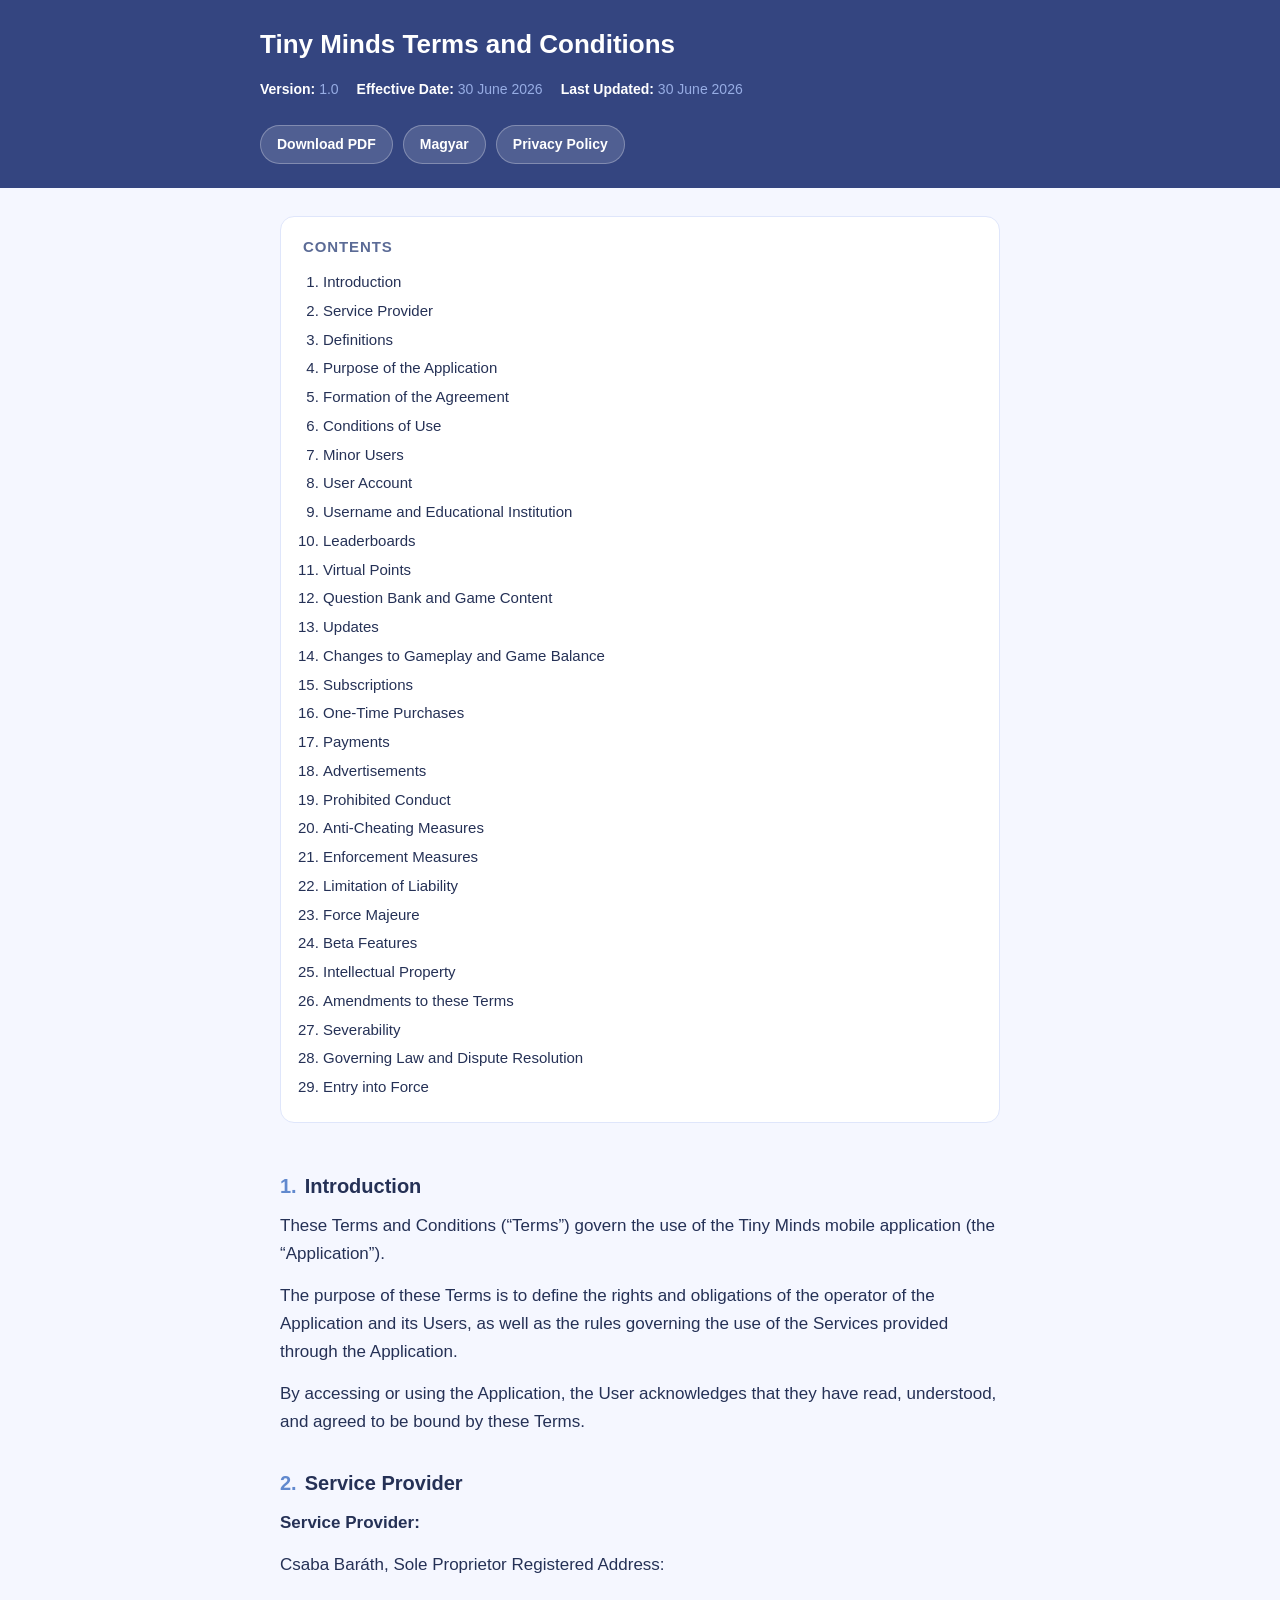
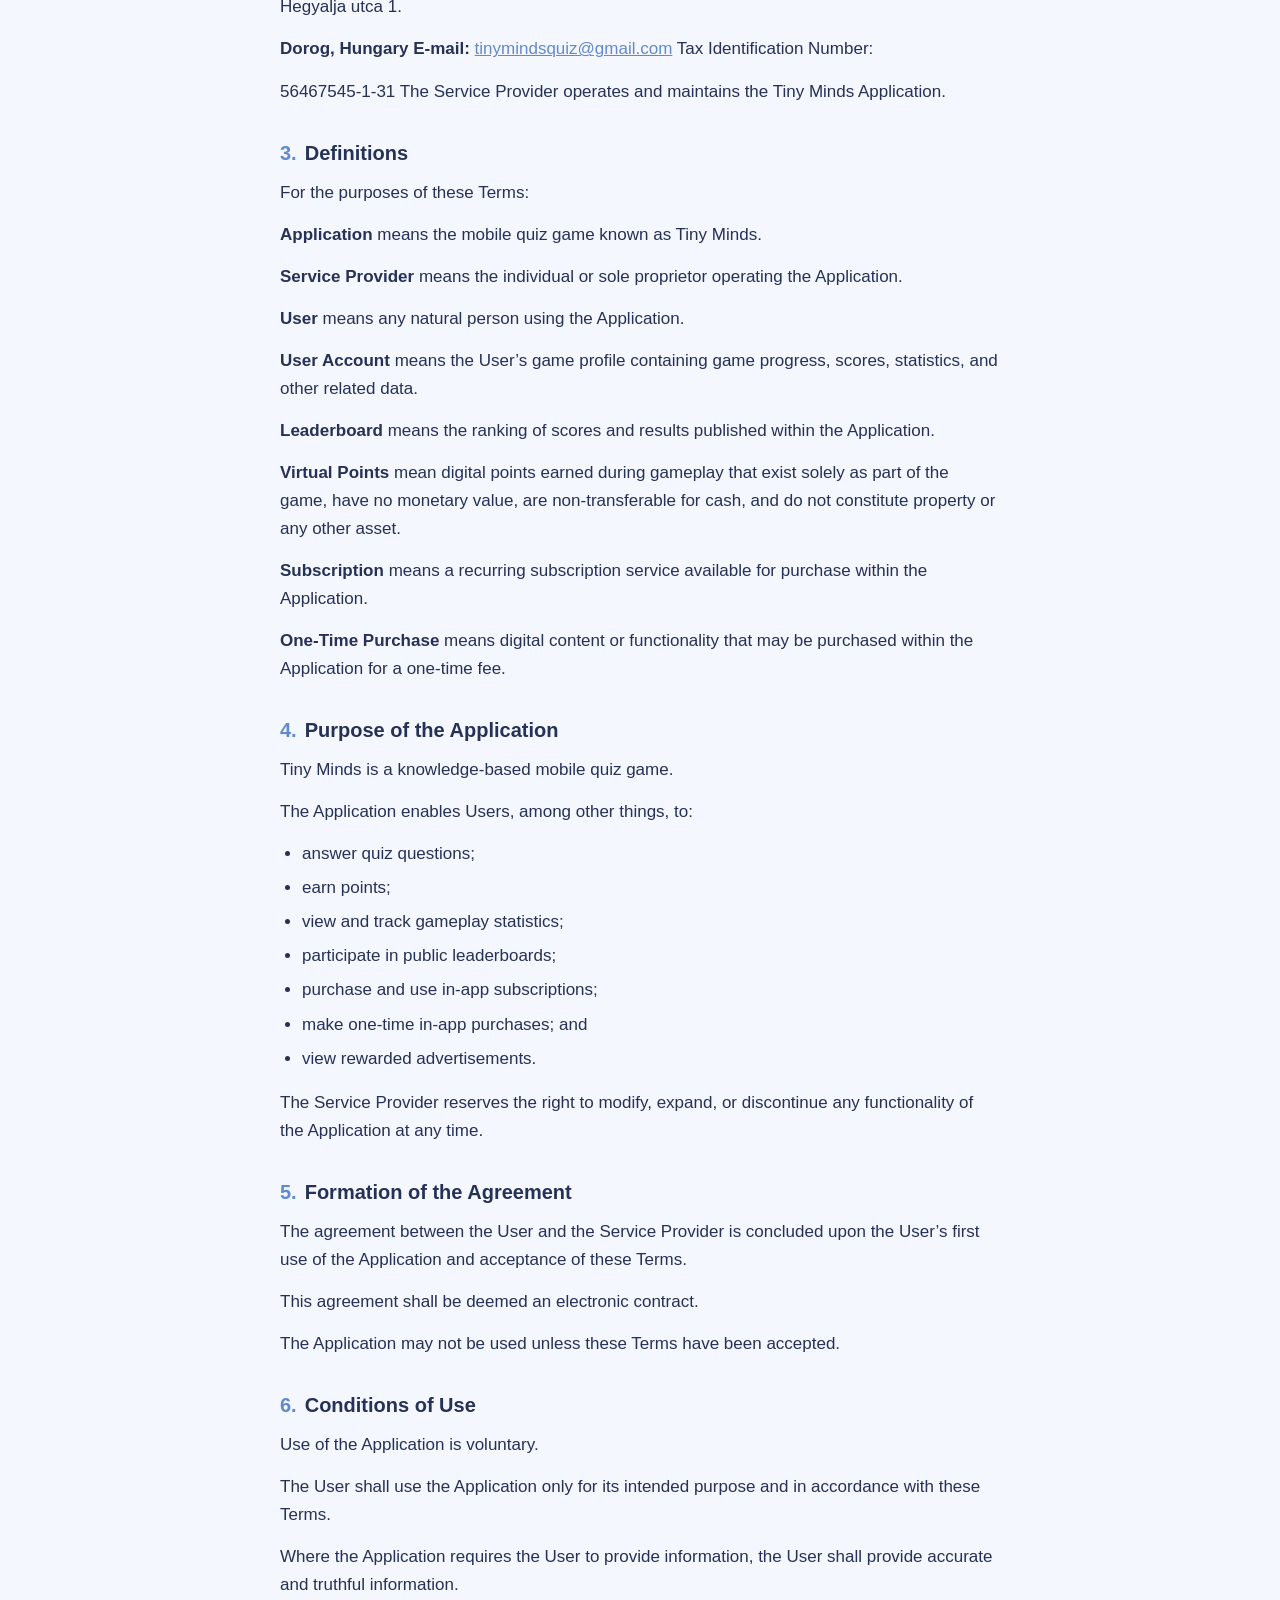
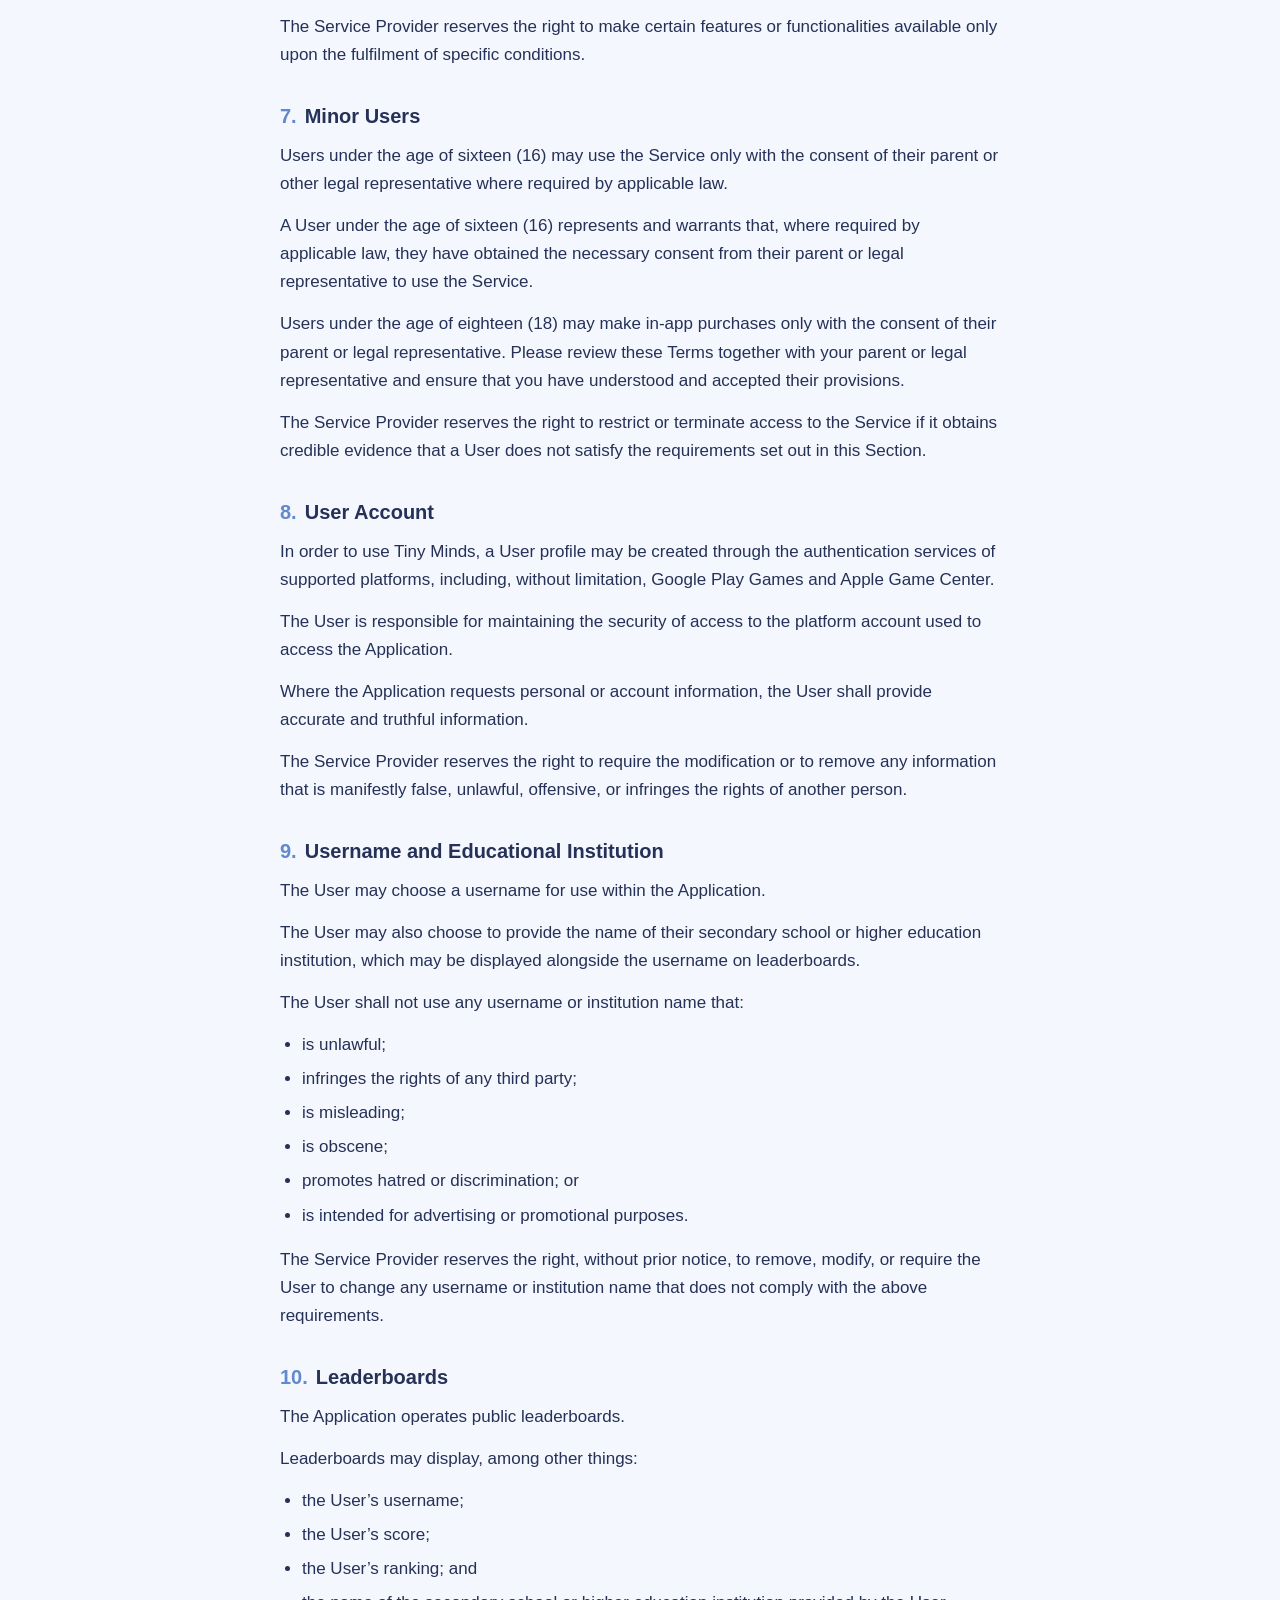
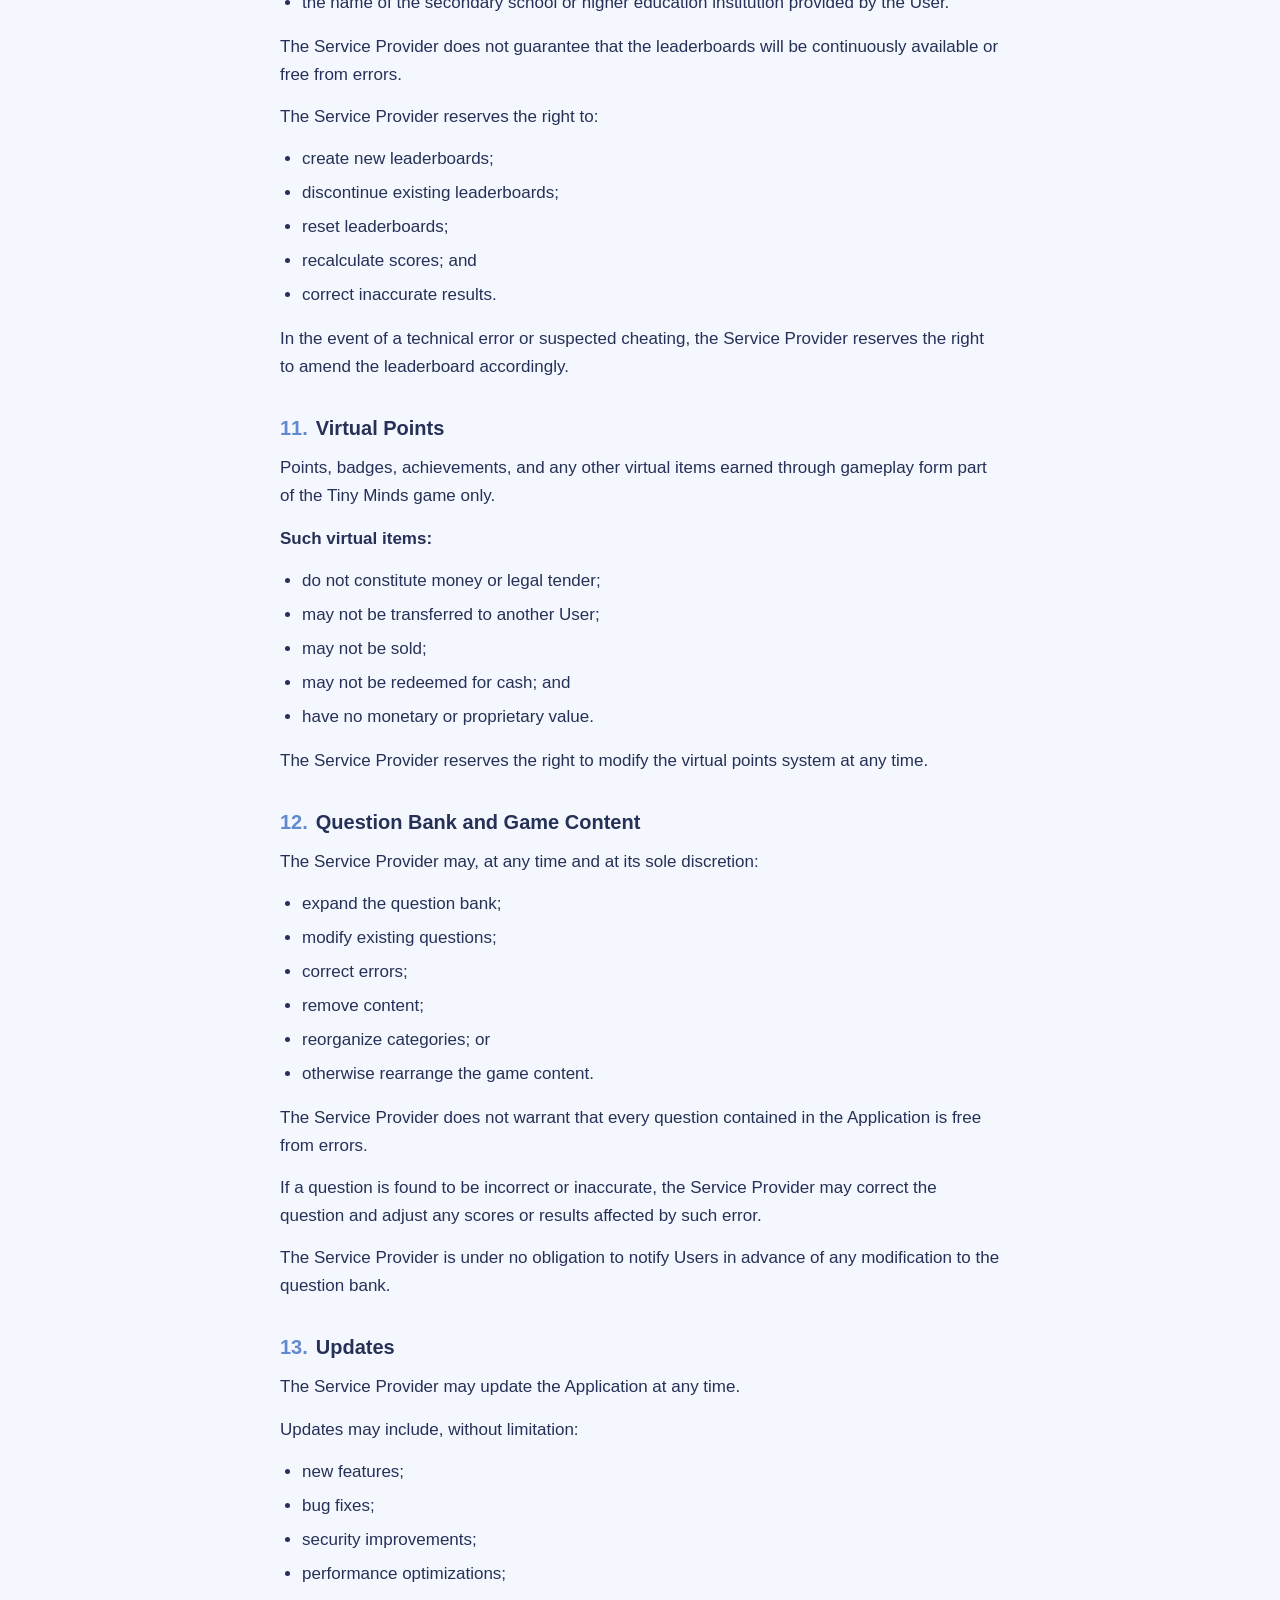
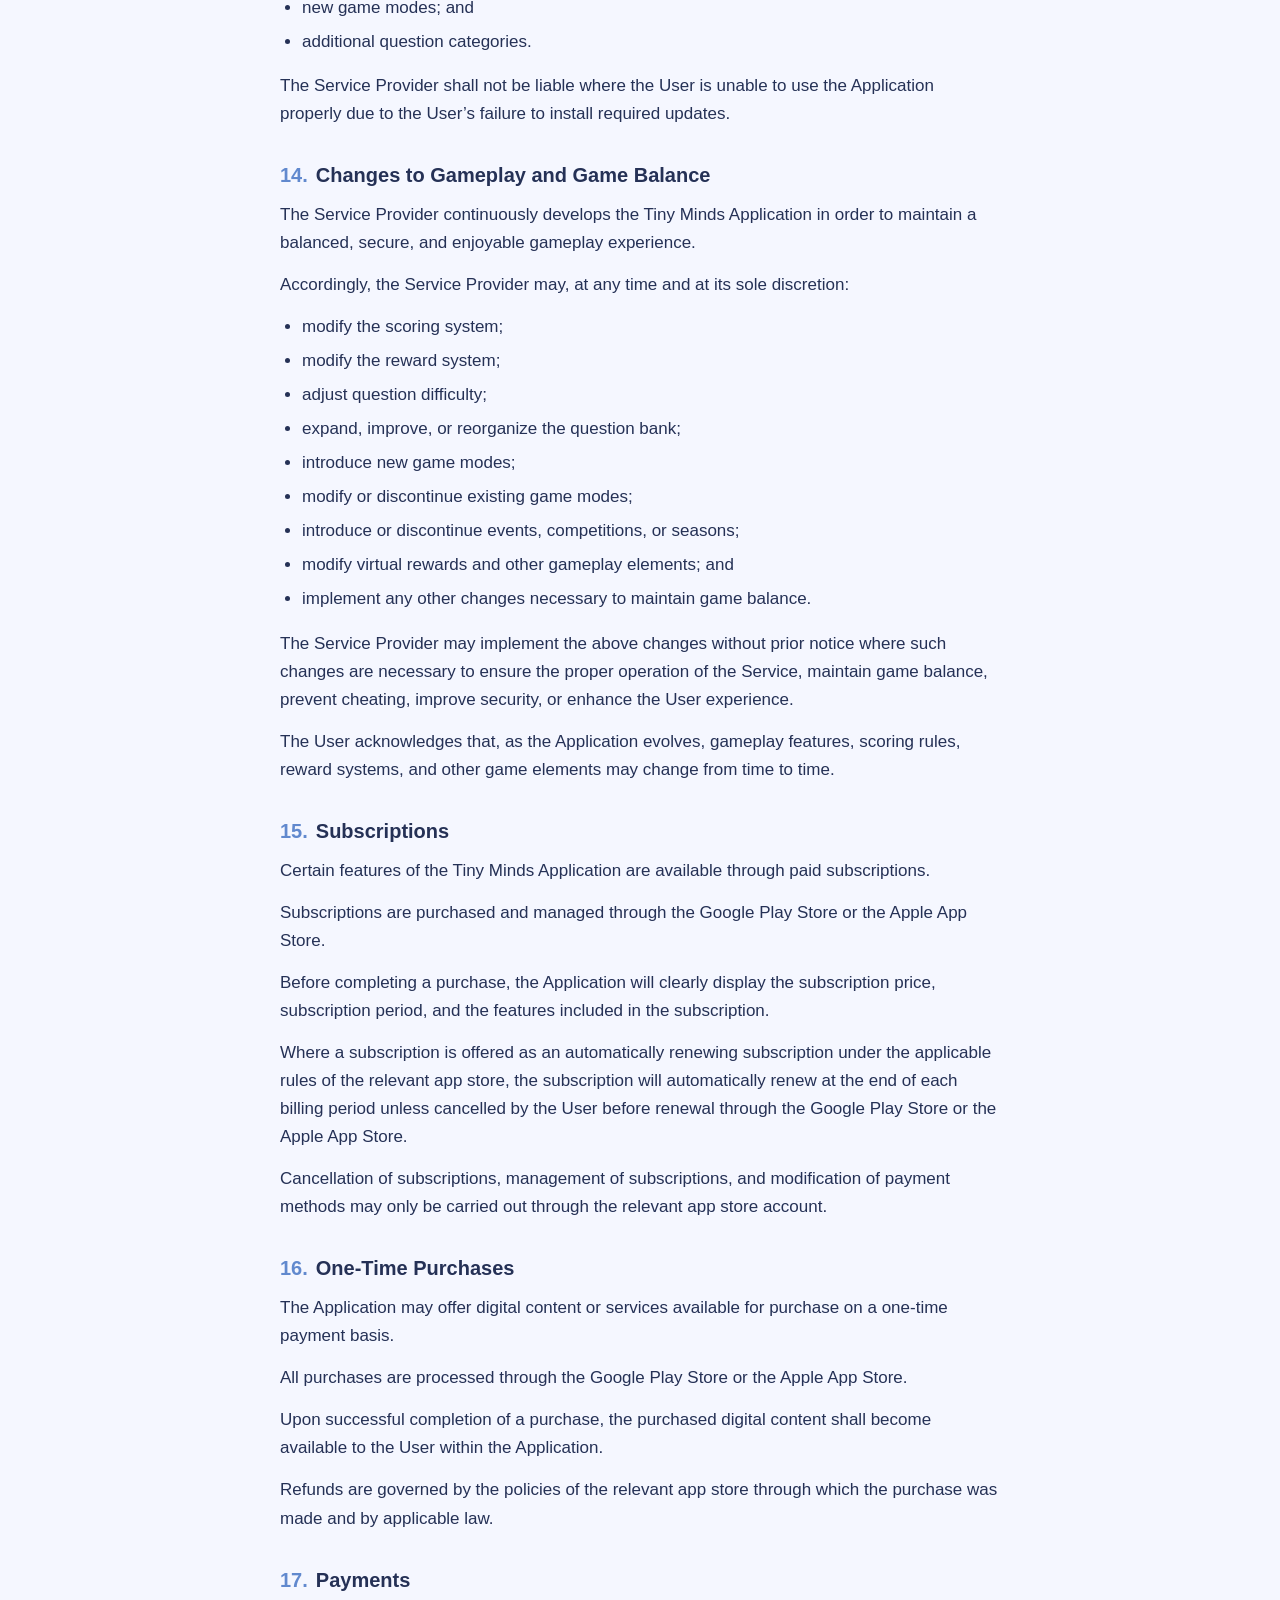
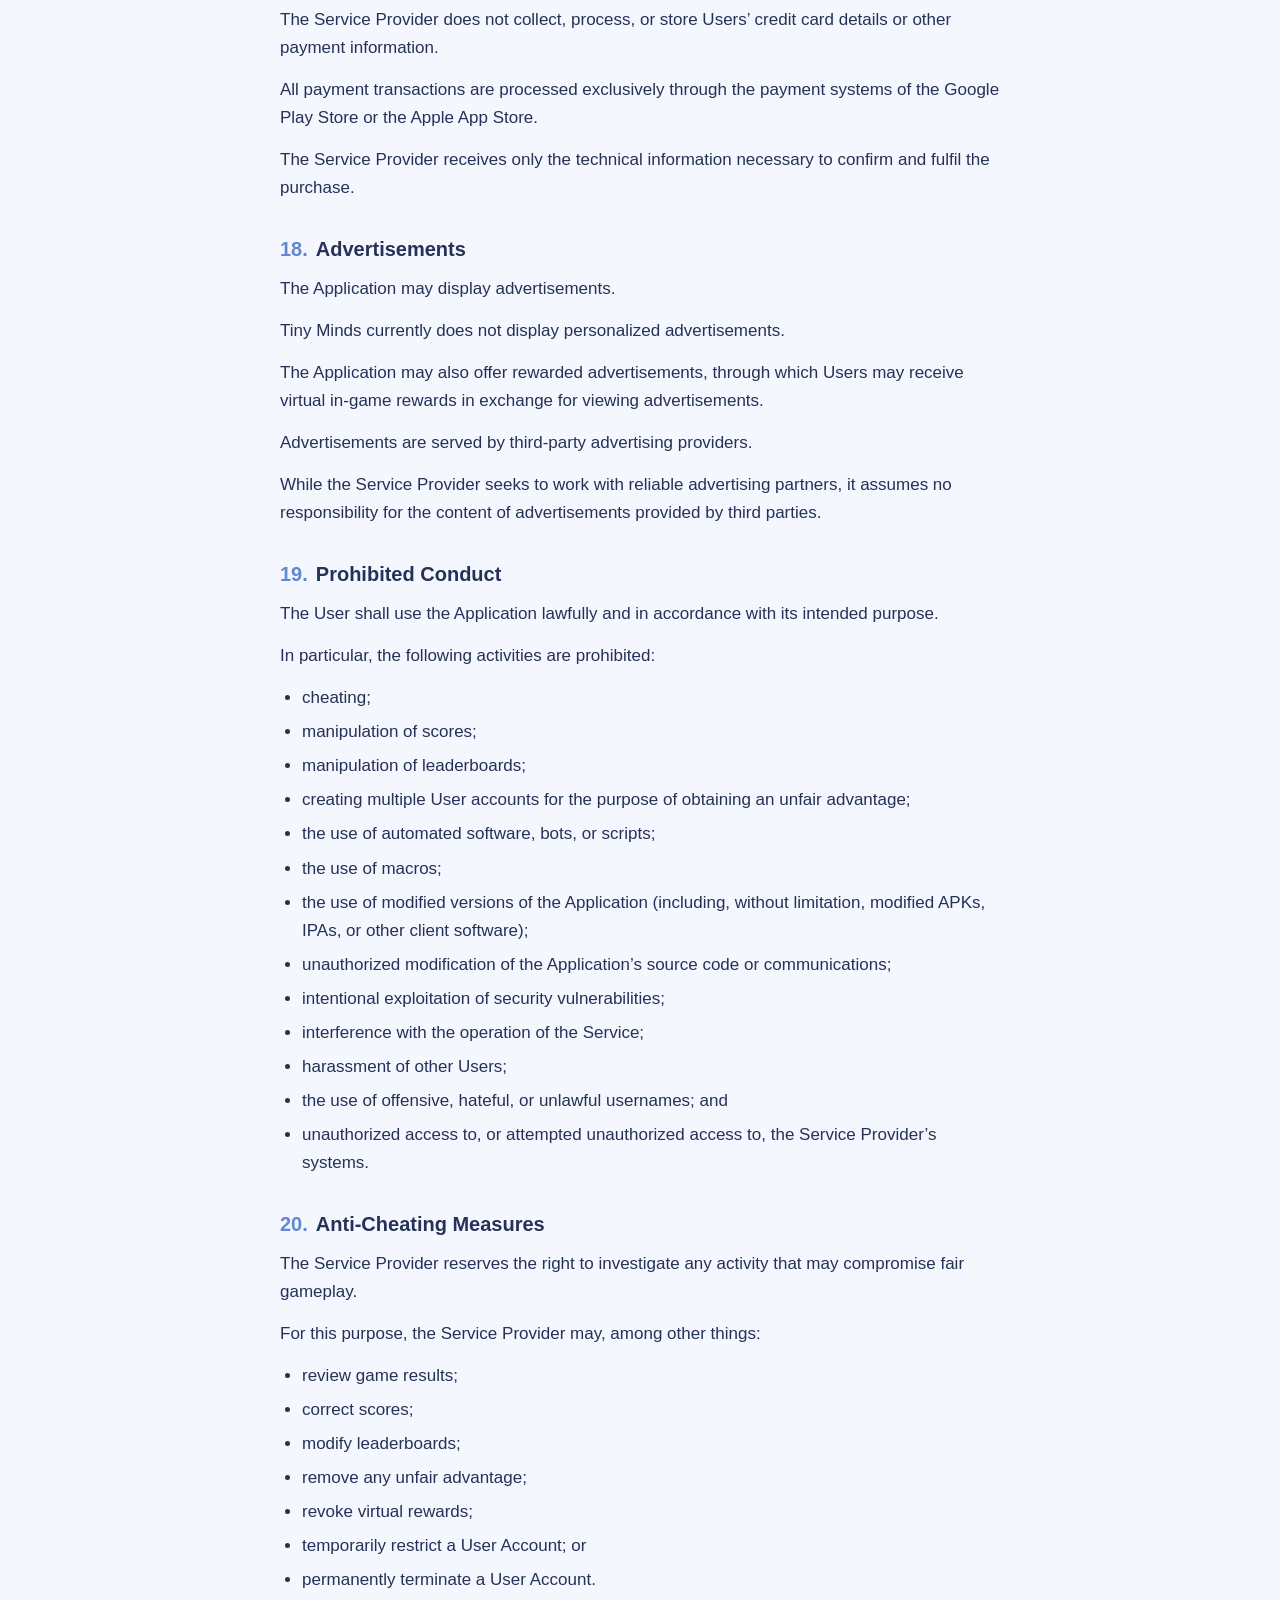
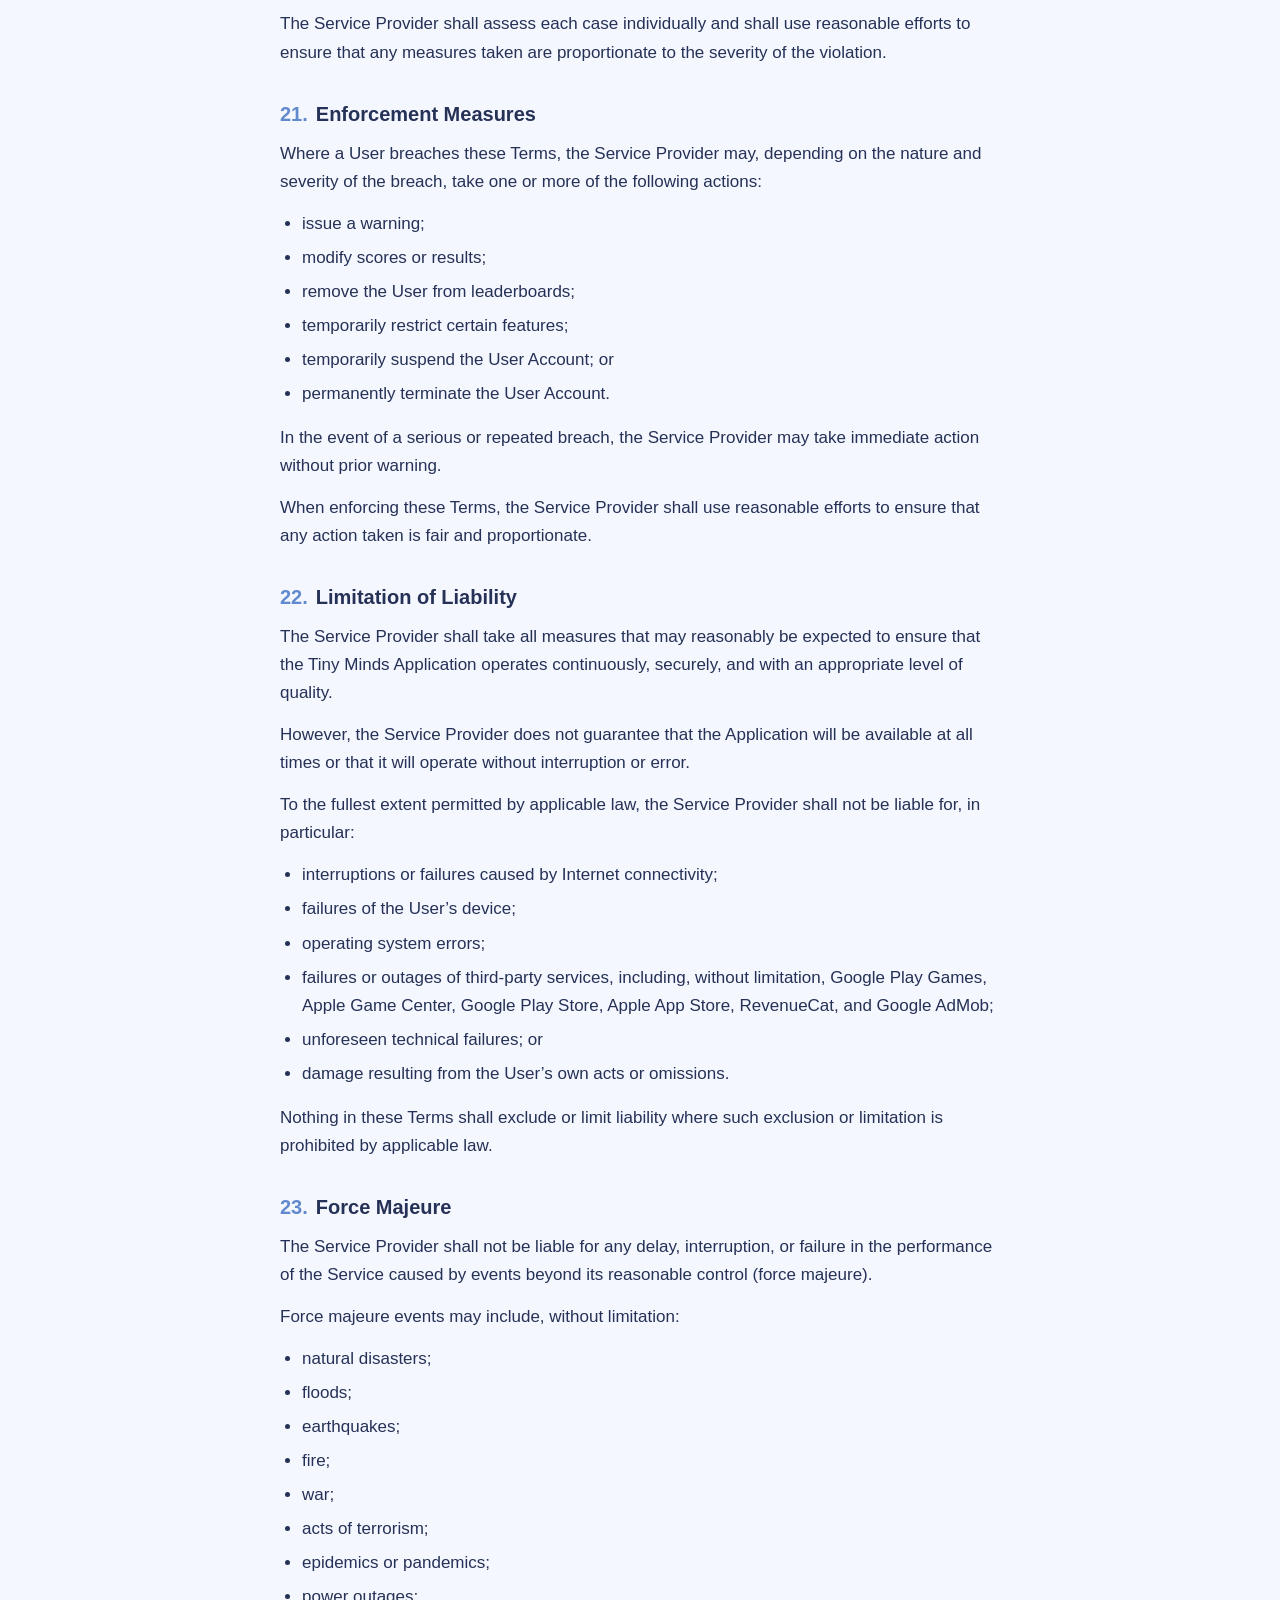
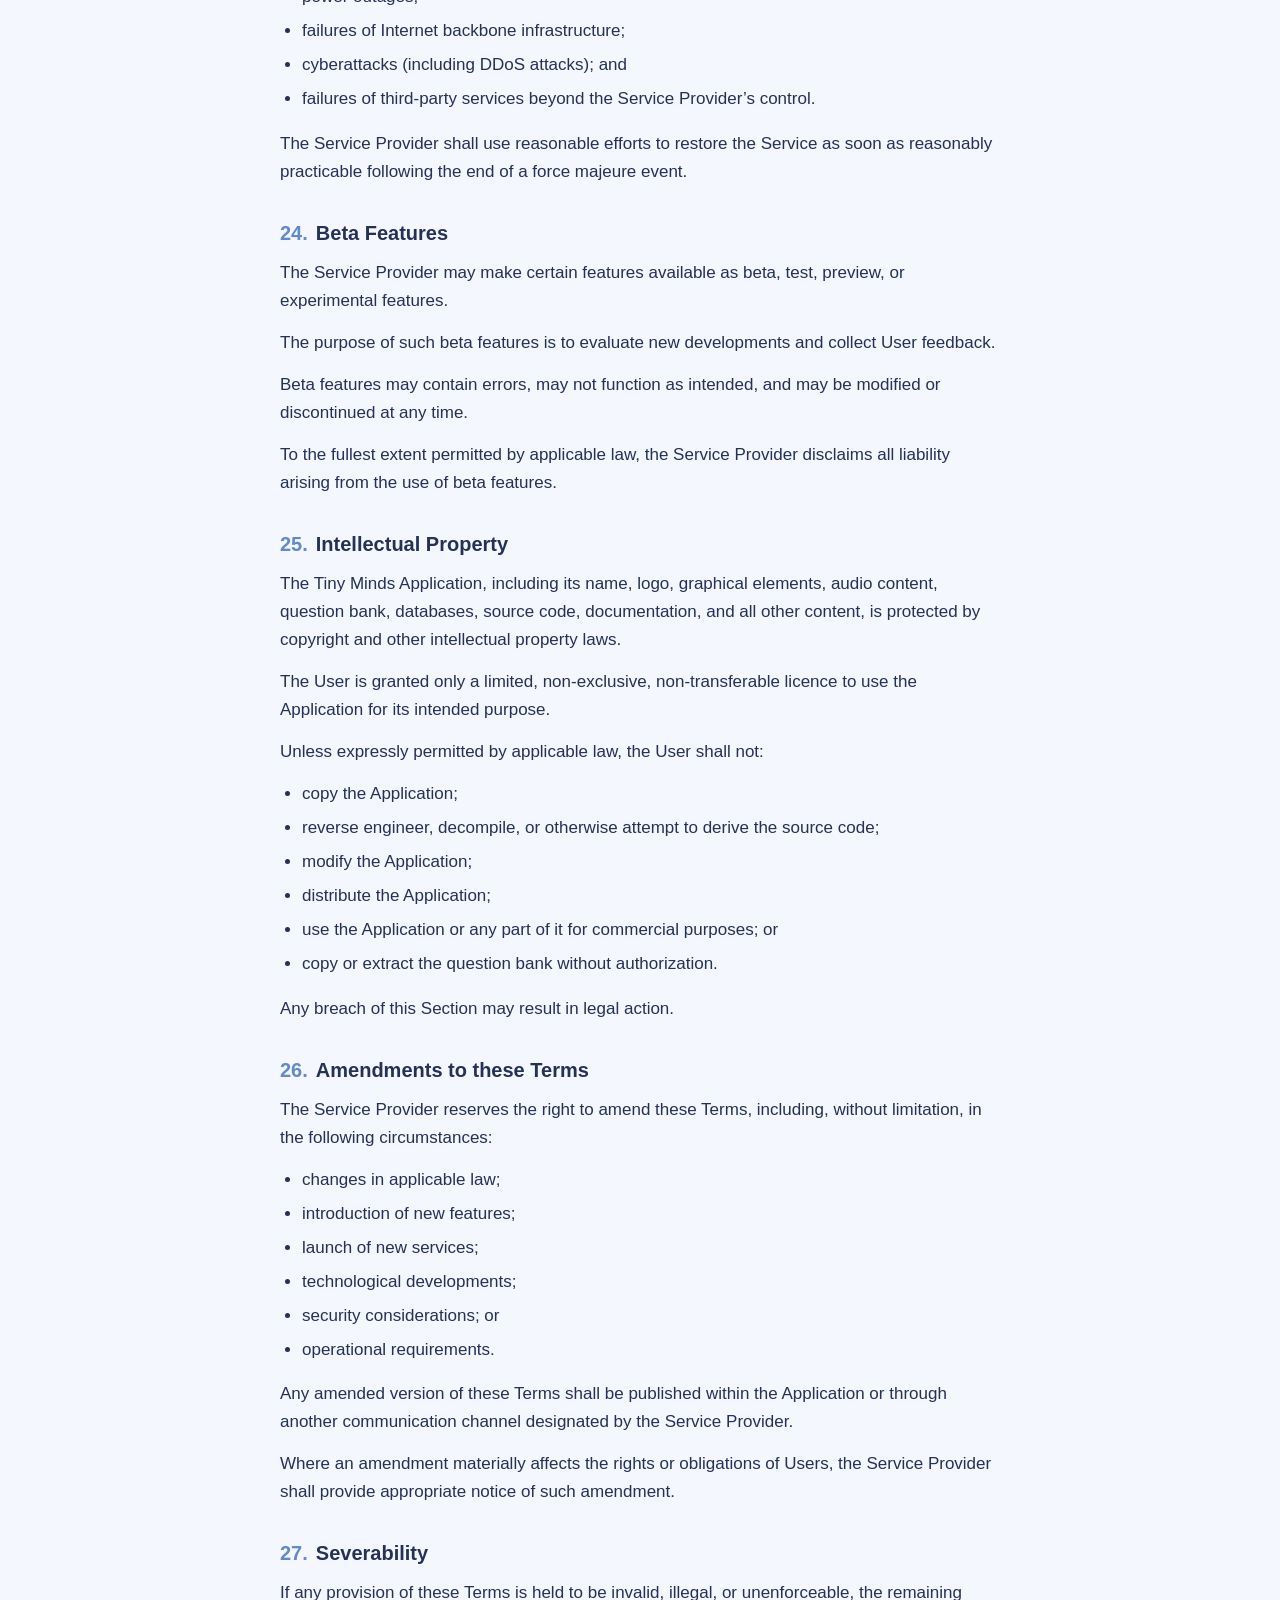
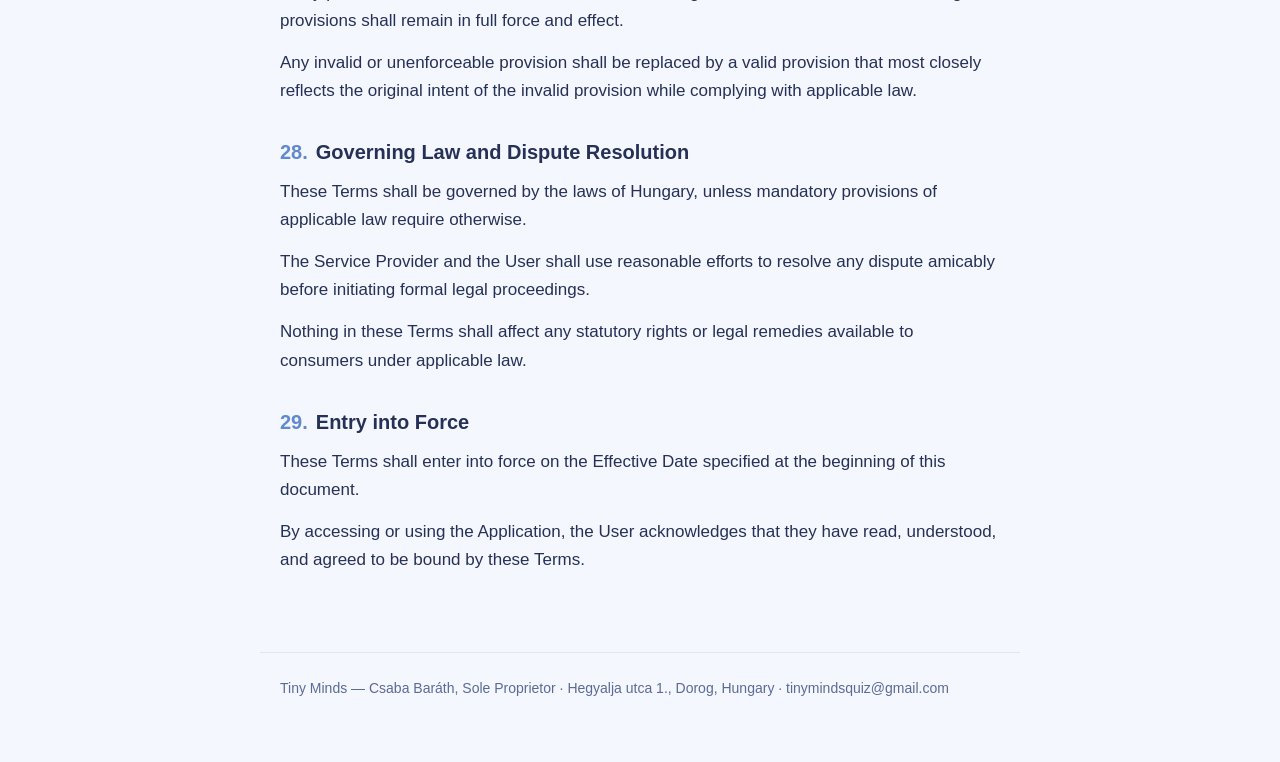
<file: en/terms-and-conditions.html>
<!DOCTYPE html>
<html lang="en">
  <head>
    <meta charset="utf-8" />
    <meta name="viewport" content="width=device-width, initial-scale=1" />
    <title>Tiny Minds Terms and Conditions</title>
    <meta name="description" content="Tiny Minds Terms and Conditions — Tiny Minds" />
    <meta name="robots" content="index, follow" />
    <style>
:root{
  --navy:#344580; --blue:#6189CE; --light:#97ADE4; --card:#E4EAFF;
  --ink:#253156; --muted:#5b6b96; --bg:#f5f7ff; --surface:#ffffff; --rule:#dfe6fb;
}
@media (prefers-color-scheme: dark){
  :root{
    --ink:#e8edff; --muted:#9db0e0; --bg:#161d33; --surface:#1e2743;
    --card:#26314f; --rule:#33406a;
  }
}
*{box-sizing:border-box}
body{
  margin:0; background:var(--bg); color:var(--ink);
  font-family:-apple-system,BlinkMacSystemFont,"Segoe UI",Roboto,"Helvetica Neue",Arial,sans-serif;
  font-size:17px; line-height:1.65; -webkit-text-size-adjust:100%;
}
header.masthead{background:var(--navy); color:#fff; padding:28px 20px 24px}
header.masthead .wrap{max-width:760px; margin:0 auto}
header.masthead h1{margin:0 0 10px; font-size:26px; line-height:1.3; font-weight:700}
.meta{display:flex; flex-wrap:wrap; gap:8px 18px; margin:0; padding:0; list-style:none;
  font-size:14px; color:var(--light)}
.meta strong{color:#fff; font-weight:600}
.actions{display:flex; flex-wrap:wrap; gap:10px; margin-top:18px}
.actions a{
  display:inline-block; padding:9px 16px; border-radius:999px; text-decoration:none;
  font-size:14px; font-weight:600; background:rgba(255,255,255,.14); color:#fff;
  border:1px solid rgba(255,255,255,.28); line-height:1.4;
}
.actions a:hover{background:rgba(255,255,255,.24)}
main{max-width:760px; margin:0 auto; padding:0 20px 64px}
nav.toc{
  background:var(--surface); border:1px solid var(--rule); border-radius:14px;
  padding:18px 22px; margin:28px 0 8px;
}
nav.toc h2{margin:0 0 10px; font-size:15px; text-transform:uppercase;
  letter-spacing:.06em; color:var(--muted)}
nav.toc ol{margin:0; padding-left:20px; font-size:15px}
nav.toc li{margin:4px 0}
nav.toc li.sub{list-style:none; margin-left:-4px; font-size:14px}
nav.toc a{color:var(--ink); text-decoration:none}
nav.toc a:hover{text-decoration:underline}
section{padding-top:8px}
h2.section{font-size:20px; line-height:1.35; margin:34px 0 12px; color:var(--ink);
  scroll-margin-top:16px}
h3.section{font-size:17px; line-height:1.4; margin:24px 0 10px; color:var(--ink);
  scroll-margin-top:16px}
h2.section .num,h3.section .num{color:var(--blue); margin-right:.4em}
p{margin:0 0 14px}
ul{margin:0 0 16px; padding-left:22px}
li{margin:6px 0}
a{color:var(--blue)}
strong{font-weight:600}
footer{
  max-width:760px; margin:0 auto; padding:24px 20px 48px; border-top:1px solid var(--rule);
  color:var(--muted); font-size:14px;
}
footer a{color:var(--blue)}
@media (max-width:520px){
  body{font-size:16px}
  header.masthead h1{font-size:22px}
  h2.section{font-size:18px}
}
</style>
  </head>
  <body>
    <header class="masthead">
      <div class="wrap">
        <h1>Tiny Minds Terms and Conditions</h1>
        <ul class="meta">
        <li><strong>Version:</strong> 1.0</li>
        <li><strong>Effective Date:</strong> 30 June 2026</li>
        <li><strong>Last Updated:</strong> 30 June 2026</li>
        </ul>
        <div class="actions">
          <a href="terms-and-conditions.pdf">Download PDF</a>
          <a href="../hu/aszf.html">Magyar</a>
      <a href="privacy-policy.html">Privacy Policy</a>
        </div>
      </div>
    </header>
    <main>
      <nav class="toc">
        <h2>Contents</h2>
        <ol>
      <li class=""><a href="#s-1">Introduction</a></li>
      <li class=""><a href="#s-2">Service Provider</a></li>
      <li class=""><a href="#s-3">Definitions</a></li>
      <li class=""><a href="#s-4">Purpose of the Application</a></li>
      <li class=""><a href="#s-5">Formation of the Agreement</a></li>
      <li class=""><a href="#s-6">Conditions of Use</a></li>
      <li class=""><a href="#s-7">Minor Users</a></li>
      <li class=""><a href="#s-8">User Account</a></li>
      <li class=""><a href="#s-9">Username and Educational Institution</a></li>
      <li class=""><a href="#s-10">Leaderboards</a></li>
      <li class=""><a href="#s-11">Virtual Points</a></li>
      <li class=""><a href="#s-12">Question Bank and Game Content</a></li>
      <li class=""><a href="#s-13">Updates</a></li>
      <li class=""><a href="#s-14">Changes to Gameplay and Game Balance</a></li>
      <li class=""><a href="#s-15">Subscriptions</a></li>
      <li class=""><a href="#s-16">One-Time Purchases</a></li>
      <li class=""><a href="#s-17">Payments</a></li>
      <li class=""><a href="#s-18">Advertisements</a></li>
      <li class=""><a href="#s-19">Prohibited Conduct</a></li>
      <li class=""><a href="#s-20">Anti-Cheating Measures</a></li>
      <li class=""><a href="#s-21">Enforcement Measures</a></li>
      <li class=""><a href="#s-22">Limitation of Liability</a></li>
      <li class=""><a href="#s-23">Force Majeure</a></li>
      <li class=""><a href="#s-24">Beta Features</a></li>
      <li class=""><a href="#s-25">Intellectual Property</a></li>
      <li class=""><a href="#s-26">Amendments to these Terms</a></li>
      <li class=""><a href="#s-27">Severability</a></li>
      <li class=""><a href="#s-28">Governing Law and Dispute Resolution</a></li>
      <li class=""><a href="#s-29">Entry into Force</a></li>
        </ol>
      </nav>
      <section>
      <h2 class="section" id="s-1"><span class="num">1.</span>Introduction</h2>
      <p>These Terms and Conditions (“Terms”) govern the use of the Tiny Minds mobile application (the “Application”).</p>
      <p>The purpose of these Terms is to define the rights and obligations of the operator of the Application and its Users, as well as the rules governing the use of the Services provided through the Application.</p>
      <p>By accessing or using the Application, the User acknowledges that they have read, understood, and agreed to be bound by these Terms.</p>
      <h2 class="section" id="s-2"><span class="num">2.</span>Service Provider</h2>
      <p><strong>Service Provider:</strong></p>
      <p>Csaba Baráth, Sole Proprietor Registered Address:</p>
      <p>Hegyalja utca 1.</p>
      <p><strong>Dorog, Hungary E-mail:</strong> <a href="mailto:tinymindsquiz@gmail.com">tinymindsquiz@gmail.com</a> Tax Identification Number:</p>
      <p>56467545-1-31 The Service Provider operates and maintains the Tiny Minds Application.</p>
      <h2 class="section" id="s-3"><span class="num">3.</span>Definitions</h2>
      <p>For the purposes of these Terms:</p>
      <p><strong>Application</strong> means the mobile quiz game known as Tiny Minds.</p>
      <p><strong>Service Provider</strong> means the individual or sole proprietor operating the Application.</p>
      <p><strong>User</strong> means any natural person using the Application.</p>
      <p><strong>User Account</strong> means the User’s game profile containing game progress, scores, statistics, and other related data.</p>
      <p><strong>Leaderboard</strong> means the ranking of scores and results published within the Application.</p>
      <p><strong>Virtual Points</strong> mean digital points earned during gameplay that exist solely as part of the game, have no monetary value, are non-transferable for cash, and do not constitute property or any other asset.</p>
      <p><strong>Subscription</strong> means a recurring subscription service available for purchase within the Application.</p>
      <p><strong>One-Time Purchase</strong> means digital content or functionality that may be purchased within the Application for a one-time fee.</p>
      <h2 class="section" id="s-4"><span class="num">4.</span>Purpose of the Application</h2>
      <p>Tiny Minds is a knowledge-based mobile quiz game.</p>
      <p>The Application enables Users, among other things, to:</p>
      <ul>
        <li>answer quiz questions;</li>
        <li>earn points;</li>
        <li>view and track gameplay statistics;</li>
        <li>participate in public leaderboards;</li>
        <li>purchase and use in-app subscriptions;</li>
        <li>make one-time in-app purchases; and</li>
        <li>view rewarded advertisements.</li>
      </ul>
      <p>The Service Provider reserves the right to modify, expand, or discontinue any functionality of the Application at any time.</p>
      <h2 class="section" id="s-5"><span class="num">5.</span>Formation of the Agreement</h2>
      <p>The agreement between the User and the Service Provider is concluded upon the User’s first use of the Application and acceptance of these Terms.</p>
      <p>This agreement shall be deemed an electronic contract.</p>
      <p>The Application may not be used unless these Terms have been accepted.</p>
      <h2 class="section" id="s-6"><span class="num">6.</span>Conditions of Use</h2>
      <p>Use of the Application is voluntary.</p>
      <p>The User shall use the Application only for its intended purpose and in accordance with these Terms.</p>
      <p>Where the Application requires the User to provide information, the User shall provide accurate and truthful information.</p>
      <p>The Service Provider reserves the right to make certain features or functionalities available only upon the fulfilment of specific conditions.</p>
      <h2 class="section" id="s-7"><span class="num">7.</span>Minor Users</h2>
      <p>Users under the age of sixteen (16) may use the Service only with the consent of their parent or other legal representative where required by applicable law.</p>
      <p>A User under the age of sixteen (16) represents and warrants that, where required by applicable law, they have obtained the necessary consent from their parent or legal representative to use the Service.</p>
      <p>Users under the age of eighteen (18) may make in-app purchases only with the consent of their parent or legal representative. Please review these Terms together with your parent or legal representative and ensure that you have understood and accepted their provisions.</p>
      <p>The Service Provider reserves the right to restrict or terminate access to the Service if it obtains credible evidence that a User does not satisfy the requirements set out in this Section.</p>
      <h2 class="section" id="s-8"><span class="num">8.</span>User Account</h2>
      <p>In order to use Tiny Minds, a User profile may be created through the authentication services of supported platforms, including, without limitation, Google Play Games and Apple Game Center.</p>
      <p>The User is responsible for maintaining the security of access to the platform account used to access the Application.</p>
      <p>Where the Application requests personal or account information, the User shall provide accurate and truthful information.</p>
      <p>The Service Provider reserves the right to require the modification or to remove any information that is manifestly false, unlawful, offensive, or infringes the rights of another person.</p>
      <h2 class="section" id="s-9"><span class="num">9.</span>Username and Educational Institution</h2>
      <p>The User may choose a username for use within the Application.</p>
      <p>The User may also choose to provide the name of their secondary school or higher education institution, which may be displayed alongside the username on leaderboards.</p>
      <p>The User shall not use any username or institution name that:</p>
      <ul>
        <li>is unlawful;</li>
        <li>infringes the rights of any third party;</li>
        <li>is misleading;</li>
        <li>is obscene;</li>
        <li>promotes hatred or discrimination; or</li>
        <li>is intended for advertising or promotional purposes.</li>
      </ul>
      <p>The Service Provider reserves the right, without prior notice, to remove, modify, or require the User to change any username or institution name that does not comply with the above requirements.</p>
      <h2 class="section" id="s-10"><span class="num">10.</span>Leaderboards</h2>
      <p>The Application operates public leaderboards.</p>
      <p>Leaderboards may display, among other things:</p>
      <ul>
        <li>the User’s username;</li>
        <li>the User’s score;</li>
        <li>the User’s ranking; and</li>
        <li>the name of the secondary school or higher education institution provided by the User.</li>
      </ul>
      <p>The Service Provider does not guarantee that the leaderboards will be continuously available or free from errors.</p>
      <p>The Service Provider reserves the right to:</p>
      <ul>
        <li>create new leaderboards;</li>
        <li>discontinue existing leaderboards;</li>
        <li>reset leaderboards;</li>
        <li>recalculate scores; and</li>
        <li>correct inaccurate results.</li>
      </ul>
      <p>In the event of a technical error or suspected cheating, the Service Provider reserves the right to amend the leaderboard accordingly.</p>
      <h2 class="section" id="s-11"><span class="num">11.</span>Virtual Points</h2>
      <p>Points, badges, achievements, and any other virtual items earned through gameplay form part of the Tiny Minds game only.</p>
      <p><strong>Such virtual items:</strong></p>
      <ul>
        <li>do not constitute money or legal tender;</li>
        <li>may not be transferred to another User;</li>
        <li>may not be sold;</li>
        <li>may not be redeemed for cash; and</li>
        <li>have no monetary or proprietary value.</li>
      </ul>
      <p>The Service Provider reserves the right to modify the virtual points system at any time.</p>
      <h2 class="section" id="s-12"><span class="num">12.</span>Question Bank and Game Content</h2>
      <p>The Service Provider may, at any time and at its sole discretion:</p>
      <ul>
        <li>expand the question bank;</li>
        <li>modify existing questions;</li>
        <li>correct errors;</li>
        <li>remove content;</li>
        <li>reorganize categories; or</li>
        <li>otherwise rearrange the game content.</li>
      </ul>
      <p>The Service Provider does not warrant that every question contained in the Application is free from errors.</p>
      <p>If a question is found to be incorrect or inaccurate, the Service Provider may correct the question and adjust any scores or results affected by such error.</p>
      <p>The Service Provider is under no obligation to notify Users in advance of any modification to the question bank.</p>
      <h2 class="section" id="s-13"><span class="num">13.</span>Updates</h2>
      <p>The Service Provider may update the Application at any time.</p>
      <p>Updates may include, without limitation:</p>
      <ul>
        <li>new features;</li>
        <li>bug fixes;</li>
        <li>security improvements;</li>
        <li>performance optimizations;</li>
        <li>new game modes; and</li>
        <li>additional question categories.</li>
      </ul>
      <p>The Service Provider shall not be liable where the User is unable to use the Application properly due to the User’s failure to install required updates.</p>
      <h2 class="section" id="s-14"><span class="num">14.</span>Changes to Gameplay and Game Balance</h2>
      <p>The Service Provider continuously develops the Tiny Minds Application in order to maintain a balanced, secure, and enjoyable gameplay experience.</p>
      <p>Accordingly, the Service Provider may, at any time and at its sole discretion:</p>
      <ul>
        <li>modify the scoring system;</li>
        <li>modify the reward system;</li>
        <li>adjust question difficulty;</li>
        <li>expand, improve, or reorganize the question bank;</li>
        <li>introduce new game modes;</li>
        <li>modify or discontinue existing game modes;</li>
        <li>introduce or discontinue events, competitions, or seasons;</li>
        <li>modify virtual rewards and other gameplay elements; and</li>
        <li>implement any other changes necessary to maintain game balance.</li>
      </ul>
      <p>The Service Provider may implement the above changes without prior notice where such changes are necessary to ensure the proper operation of the Service, maintain game balance, prevent cheating, improve security, or enhance the User experience.</p>
      <p>The User acknowledges that, as the Application evolves, gameplay features, scoring rules, reward systems, and other game elements may change from time to time.</p>
      <h2 class="section" id="s-15"><span class="num">15.</span>Subscriptions</h2>
      <p>Certain features of the Tiny Minds Application are available through paid subscriptions.</p>
      <p>Subscriptions are purchased and managed through the Google Play Store or the Apple App Store.</p>
      <p>Before completing a purchase, the Application will clearly display the subscription price, subscription period, and the features included in the subscription.</p>
      <p>Where a subscription is offered as an automatically renewing subscription under the applicable rules of the relevant app store, the subscription will automatically renew at the end of each billing period unless cancelled by the User before renewal through the Google Play Store or the Apple App Store.</p>
      <p>Cancellation of subscriptions, management of subscriptions, and modification of payment methods may only be carried out through the relevant app store account.</p>
      <h2 class="section" id="s-16"><span class="num">16.</span>One-Time Purchases</h2>
      <p>The Application may offer digital content or services available for purchase on a one-time payment basis.</p>
      <p>All purchases are processed through the Google Play Store or the Apple App Store.</p>
      <p>Upon successful completion of a purchase, the purchased digital content shall become available to the User within the Application.</p>
      <p>Refunds are governed by the policies of the relevant app store through which the purchase was made and by applicable law.</p>
      <h2 class="section" id="s-17"><span class="num">17.</span>Payments</h2>
      <p>The Service Provider does not collect, process, or store Users’ credit card details or other payment information.</p>
      <p>All payment transactions are processed exclusively through the payment systems of the Google Play Store or the Apple App Store.</p>
      <p>The Service Provider receives only the technical information necessary to confirm and fulfil the purchase.</p>
      <h2 class="section" id="s-18"><span class="num">18.</span>Advertisements</h2>
      <p>The Application may display advertisements.</p>
      <p>Tiny Minds currently does not display personalized advertisements.</p>
      <p>The Application may also offer rewarded advertisements, through which Users may receive virtual in-game rewards in exchange for viewing advertisements.</p>
      <p>Advertisements are served by third-party advertising providers.</p>
      <p>While the Service Provider seeks to work with reliable advertising partners, it assumes no responsibility for the content of advertisements provided by third parties.</p>
      <h2 class="section" id="s-19"><span class="num">19.</span>Prohibited Conduct</h2>
      <p>The User shall use the Application lawfully and in accordance with its intended purpose.</p>
      <p>In particular, the following activities are prohibited:</p>
      <ul>
        <li>cheating;</li>
        <li>manipulation of scores;</li>
        <li>manipulation of leaderboards;</li>
        <li>creating multiple User accounts for the purpose of obtaining an unfair advantage;</li>
        <li>the use of automated software, bots, or scripts;</li>
        <li>the use of macros;</li>
        <li>the use of modified versions of the Application (including, without limitation, modified APKs, IPAs, or other client software);</li>
        <li>unauthorized modification of the Application’s source code or communications;</li>
        <li>intentional exploitation of security vulnerabilities;</li>
        <li>interference with the operation of the Service;</li>
        <li>harassment of other Users;</li>
        <li>the use of offensive, hateful, or unlawful usernames; and</li>
        <li>unauthorized access to, or attempted unauthorized access to, the Service Provider’s systems.</li>
      </ul>
      <h2 class="section" id="s-20"><span class="num">20.</span>Anti-Cheating Measures</h2>
      <p>The Service Provider reserves the right to investigate any activity that may compromise fair gameplay.</p>
      <p>For this purpose, the Service Provider may, among other things:</p>
      <ul>
        <li>review game results;</li>
        <li>correct scores;</li>
        <li>modify leaderboards;</li>
        <li>remove any unfair advantage;</li>
        <li>revoke virtual rewards;</li>
        <li>temporarily restrict a User Account; or</li>
        <li>permanently terminate a User Account.</li>
      </ul>
      <p>The Service Provider shall assess each case individually and shall use reasonable efforts to ensure that any measures taken are proportionate to the severity of the violation.</p>
      <h2 class="section" id="s-21"><span class="num">21.</span>Enforcement Measures</h2>
      <p>Where a User breaches these Terms, the Service Provider may, depending on the nature and severity of the breach, take one or more of the following actions:</p>
      <ul>
        <li>issue a warning;</li>
        <li>modify scores or results;</li>
        <li>remove the User from leaderboards;</li>
        <li>temporarily restrict certain features;</li>
        <li>temporarily suspend the User Account; or</li>
        <li>permanently terminate the User Account.</li>
      </ul>
      <p>In the event of a serious or repeated breach, the Service Provider may take immediate action without prior warning.</p>
      <p>When enforcing these Terms, the Service Provider shall use reasonable efforts to ensure that any action taken is fair and proportionate.</p>
      <h2 class="section" id="s-22"><span class="num">22.</span>Limitation of Liability</h2>
      <p>The Service Provider shall take all measures that may reasonably be expected to ensure that the Tiny Minds Application operates continuously, securely, and with an appropriate level of quality.</p>
      <p>However, the Service Provider does not guarantee that the Application will be available at all times or that it will operate without interruption or error.</p>
      <p>To the fullest extent permitted by applicable law, the Service Provider shall not be liable for, in particular:</p>
      <ul>
        <li>interruptions or failures caused by Internet connectivity;</li>
        <li>failures of the User’s device;</li>
        <li>operating system errors;</li>
        <li>failures or outages of third-party services, including, without limitation, Google Play Games, Apple Game Center, Google Play Store, Apple App Store, RevenueCat, and Google AdMob;</li>
        <li>unforeseen technical failures; or</li>
        <li>damage resulting from the User’s own acts or omissions.</li>
      </ul>
      <p>Nothing in these Terms shall exclude or limit liability where such exclusion or limitation is prohibited by applicable law.</p>
      <h2 class="section" id="s-23"><span class="num">23.</span>Force Majeure</h2>
      <p>The Service Provider shall not be liable for any delay, interruption, or failure in the performance of the Service caused by events beyond its reasonable control (force majeure).</p>
      <p>Force majeure events may include, without limitation:</p>
      <ul>
        <li>natural disasters;</li>
        <li>floods;</li>
        <li>earthquakes;</li>
        <li>fire;</li>
        <li>war;</li>
        <li>acts of terrorism;</li>
        <li>epidemics or pandemics;</li>
        <li>power outages;</li>
        <li>failures of Internet backbone infrastructure;</li>
        <li>cyberattacks (including DDoS attacks); and</li>
        <li>failures of third-party services beyond the Service Provider’s control.</li>
      </ul>
      <p>The Service Provider shall use reasonable efforts to restore the Service as soon as reasonably practicable following the end of a force majeure event.</p>
      <h2 class="section" id="s-24"><span class="num">24.</span>Beta Features</h2>
      <p>The Service Provider may make certain features available as beta, test, preview, or experimental features.</p>
      <p>The purpose of such beta features is to evaluate new developments and collect User feedback.</p>
      <p>Beta features may contain errors, may not function as intended, and may be modified or discontinued at any time.</p>
      <p>To the fullest extent permitted by applicable law, the Service Provider disclaims all liability arising from the use of beta features.</p>
      <h2 class="section" id="s-25"><span class="num">25.</span>Intellectual Property</h2>
      <p>The Tiny Minds Application, including its name, logo, graphical elements, audio content, question bank, databases, source code, documentation, and all other content, is protected by copyright and other intellectual property laws.</p>
      <p>The User is granted only a limited, non-exclusive, non-transferable licence to use the Application for its intended purpose.</p>
      <p>Unless expressly permitted by applicable law, the User shall not:</p>
      <ul>
        <li>copy the Application;</li>
        <li>reverse engineer, decompile, or otherwise attempt to derive the source code;</li>
        <li>modify the Application;</li>
        <li>distribute the Application;</li>
        <li>use the Application or any part of it for commercial purposes; or</li>
        <li>copy or extract the question bank without authorization.</li>
      </ul>
      <p>Any breach of this Section may result in legal action.</p>
      <h2 class="section" id="s-26"><span class="num">26.</span>Amendments to these Terms</h2>
      <p>The Service Provider reserves the right to amend these Terms, including, without limitation, in the following circumstances:</p>
      <ul>
        <li>changes in applicable law;</li>
        <li>introduction of new features;</li>
        <li>launch of new services;</li>
        <li>technological developments;</li>
        <li>security considerations; or</li>
        <li>operational requirements.</li>
      </ul>
      <p>Any amended version of these Terms shall be published within the Application or through another communication channel designated by the Service Provider.</p>
      <p>Where an amendment materially affects the rights or obligations of Users, the Service Provider shall provide appropriate notice of such amendment.</p>
      <h2 class="section" id="s-27"><span class="num">27.</span>Severability</h2>
      <p>If any provision of these Terms is held to be invalid, illegal, or unenforceable, the remaining provisions shall remain in full force and effect.</p>
      <p>Any invalid or unenforceable provision shall be replaced by a valid provision that most closely reflects the original intent of the invalid provision while complying with applicable law.</p>
      <h2 class="section" id="s-28"><span class="num">28.</span>Governing Law and Dispute Resolution</h2>
      <p>These Terms shall be governed by the laws of Hungary, unless mandatory provisions of applicable law require otherwise.</p>
      <p>The Service Provider and the User shall use reasonable efforts to resolve any dispute amicably before initiating formal legal proceedings.</p>
      <p>Nothing in these Terms shall affect any statutory rights or legal remedies available to consumers under applicable law.</p>
      <h2 class="section" id="s-29"><span class="num">29.</span>Entry into Force</h2>
      <p>These Terms shall enter into force on the Effective Date specified at the beginning of this document.</p>
      <p>By accessing or using the Application, the User acknowledges that they have read, understood, and agreed to be bound by these Terms.</p>
      </section>
    </main>
    <footer>
      <p>Tiny Minds — Csaba Baráth, Sole Proprietor · Hegyalja utca 1., Dorog, Hungary · tinymindsquiz@gmail.com</p>
    </footer>
  </body>
</html>
</file>
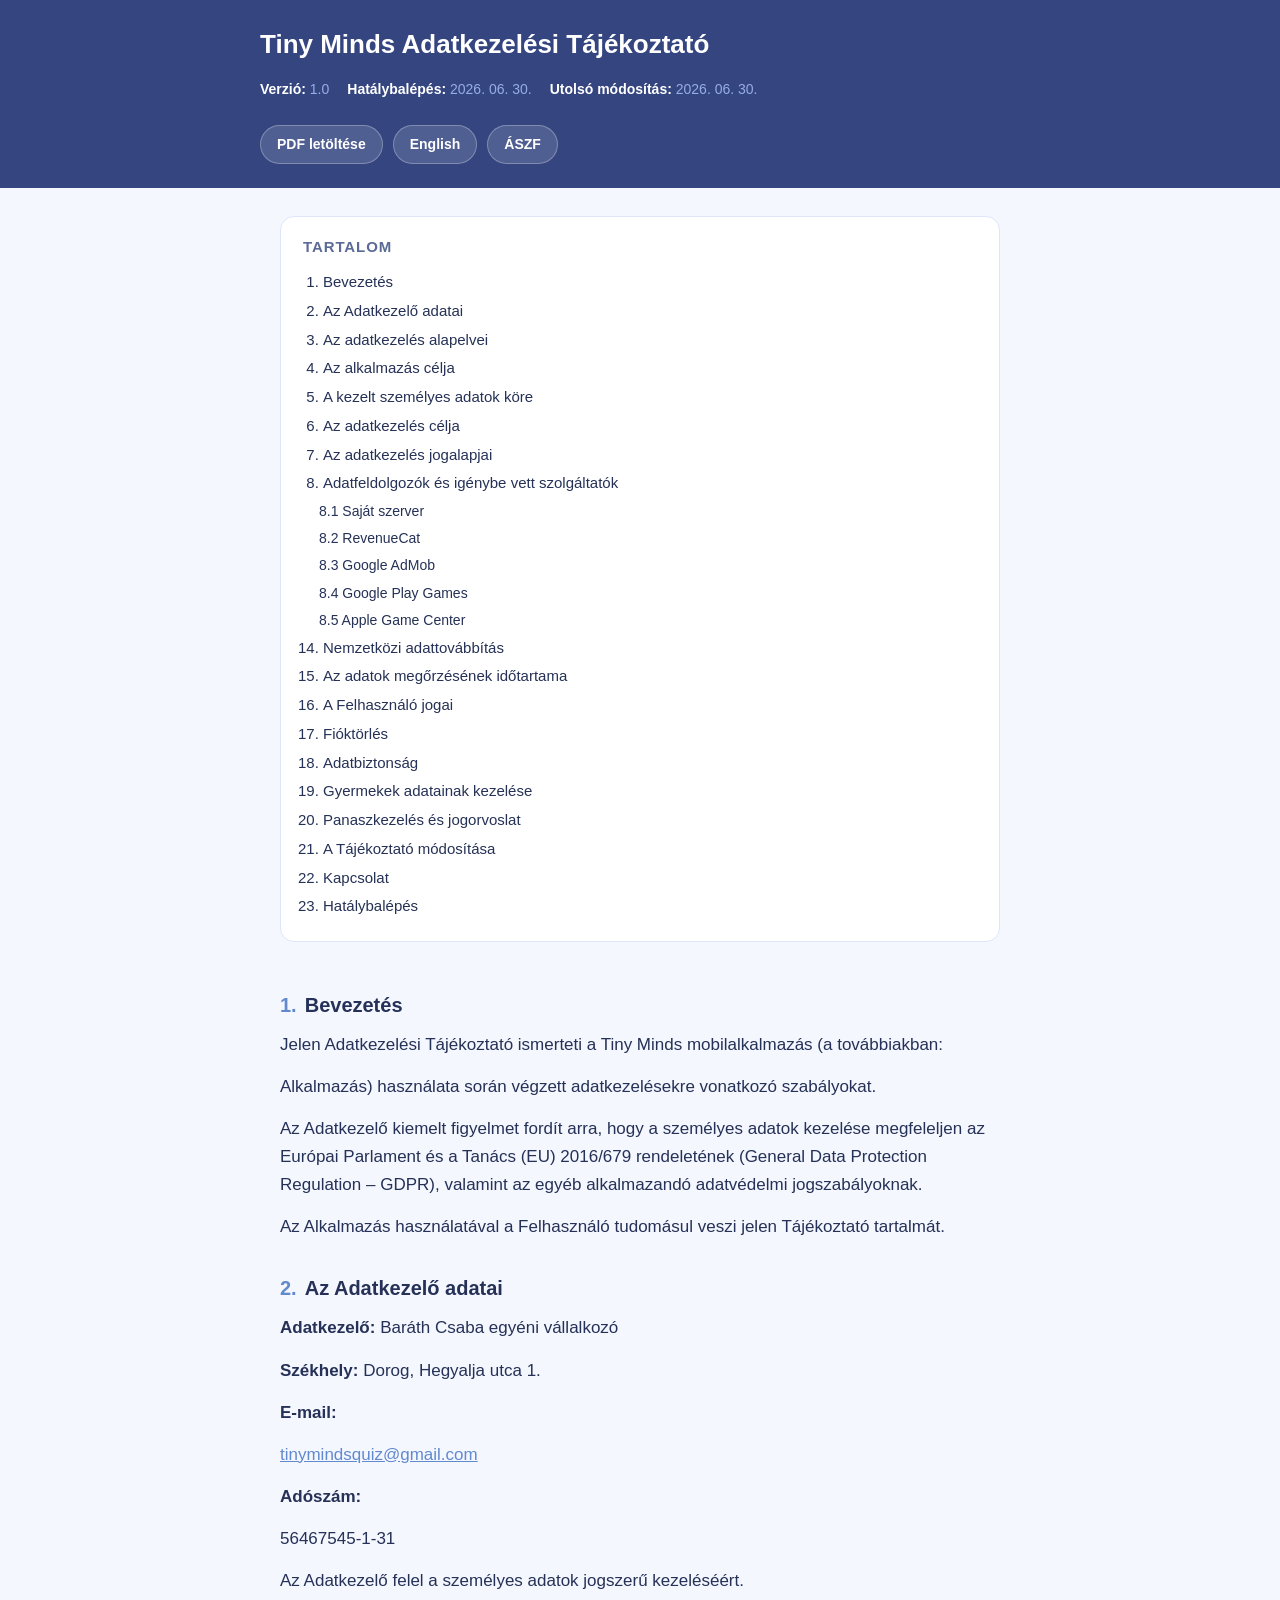
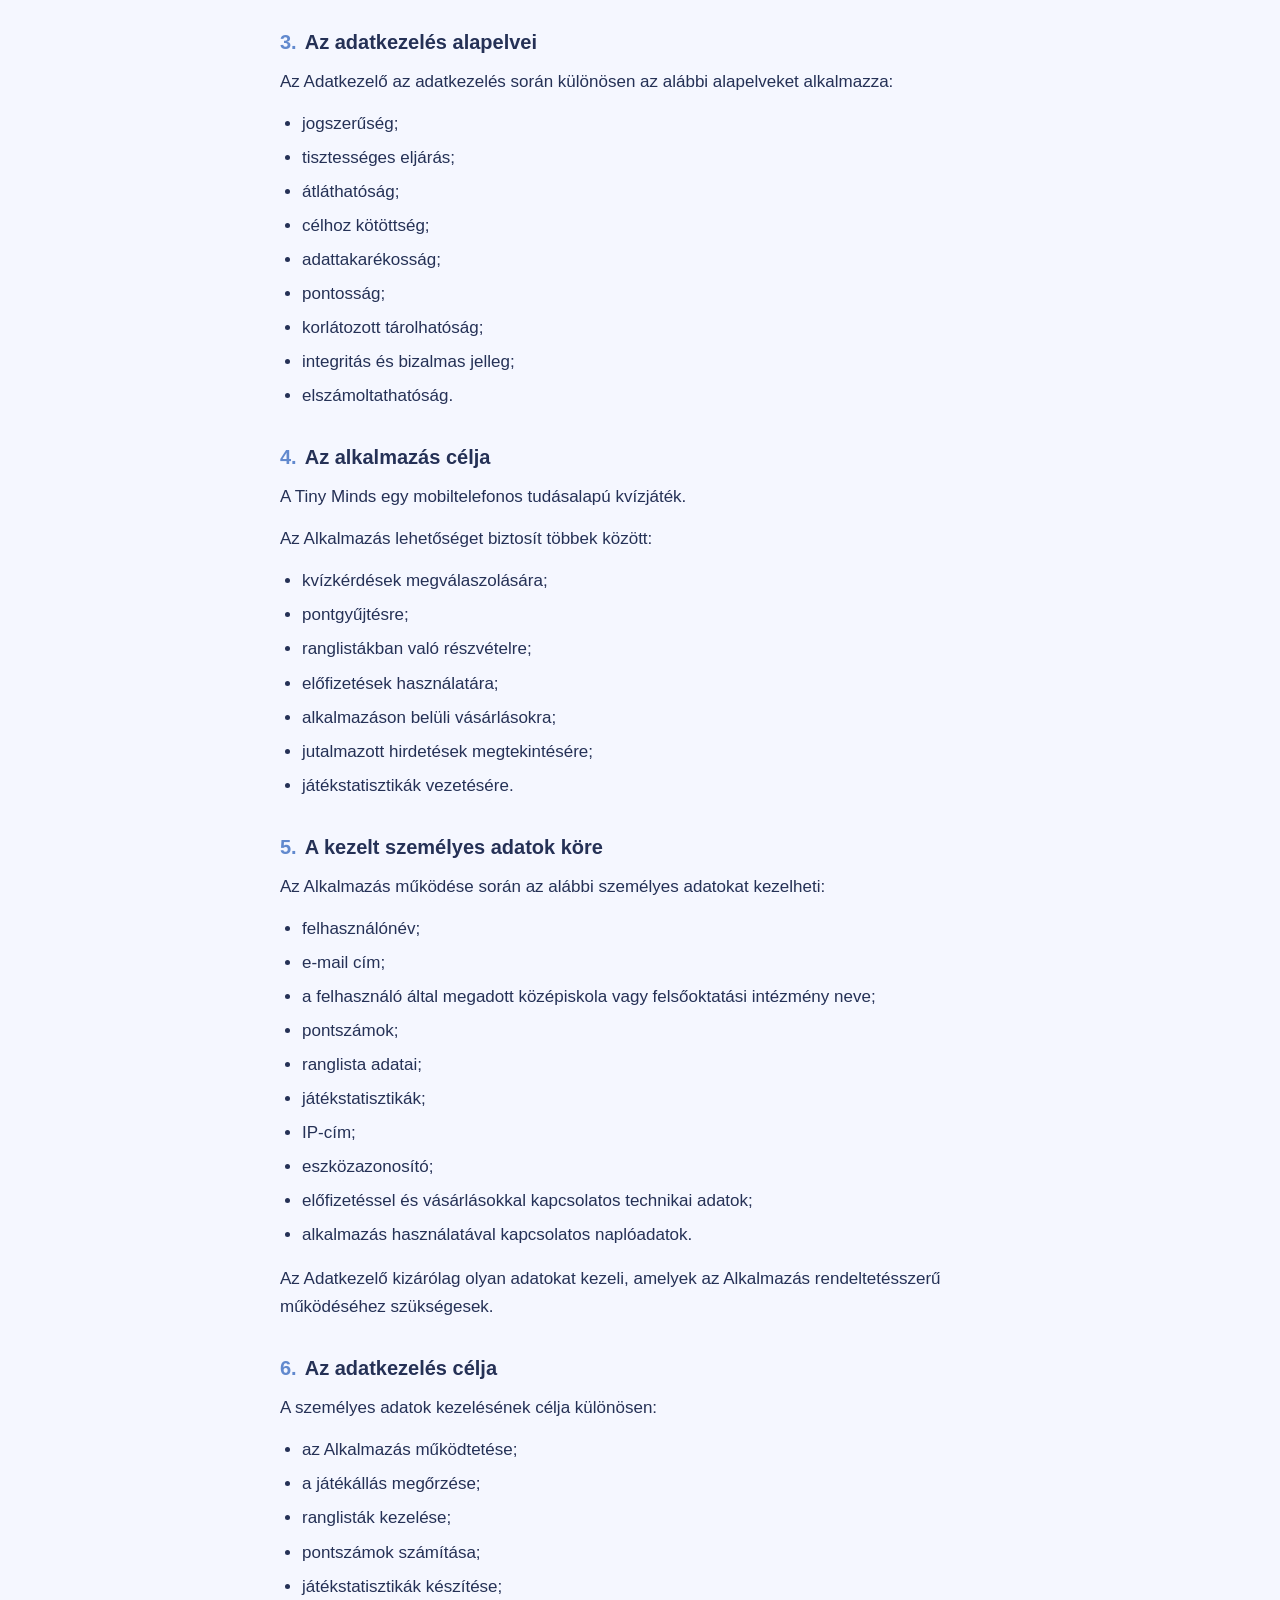
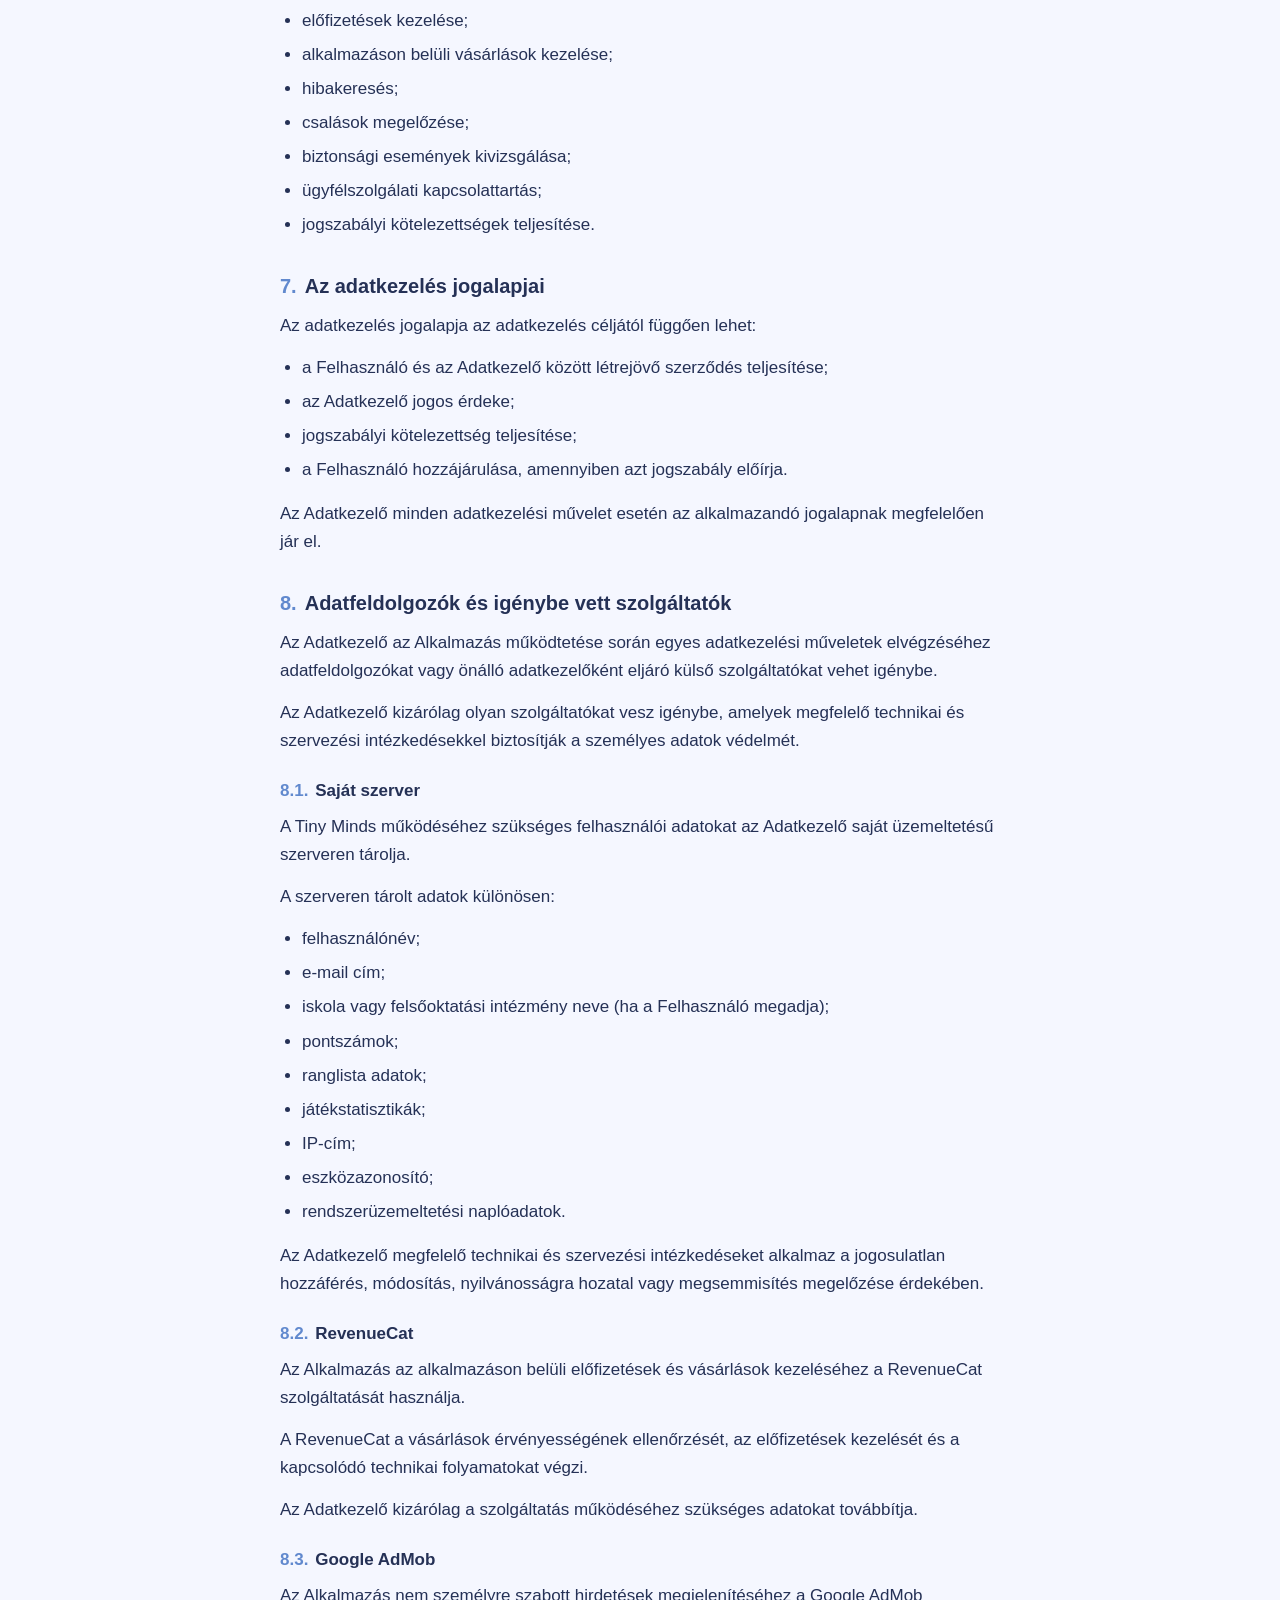
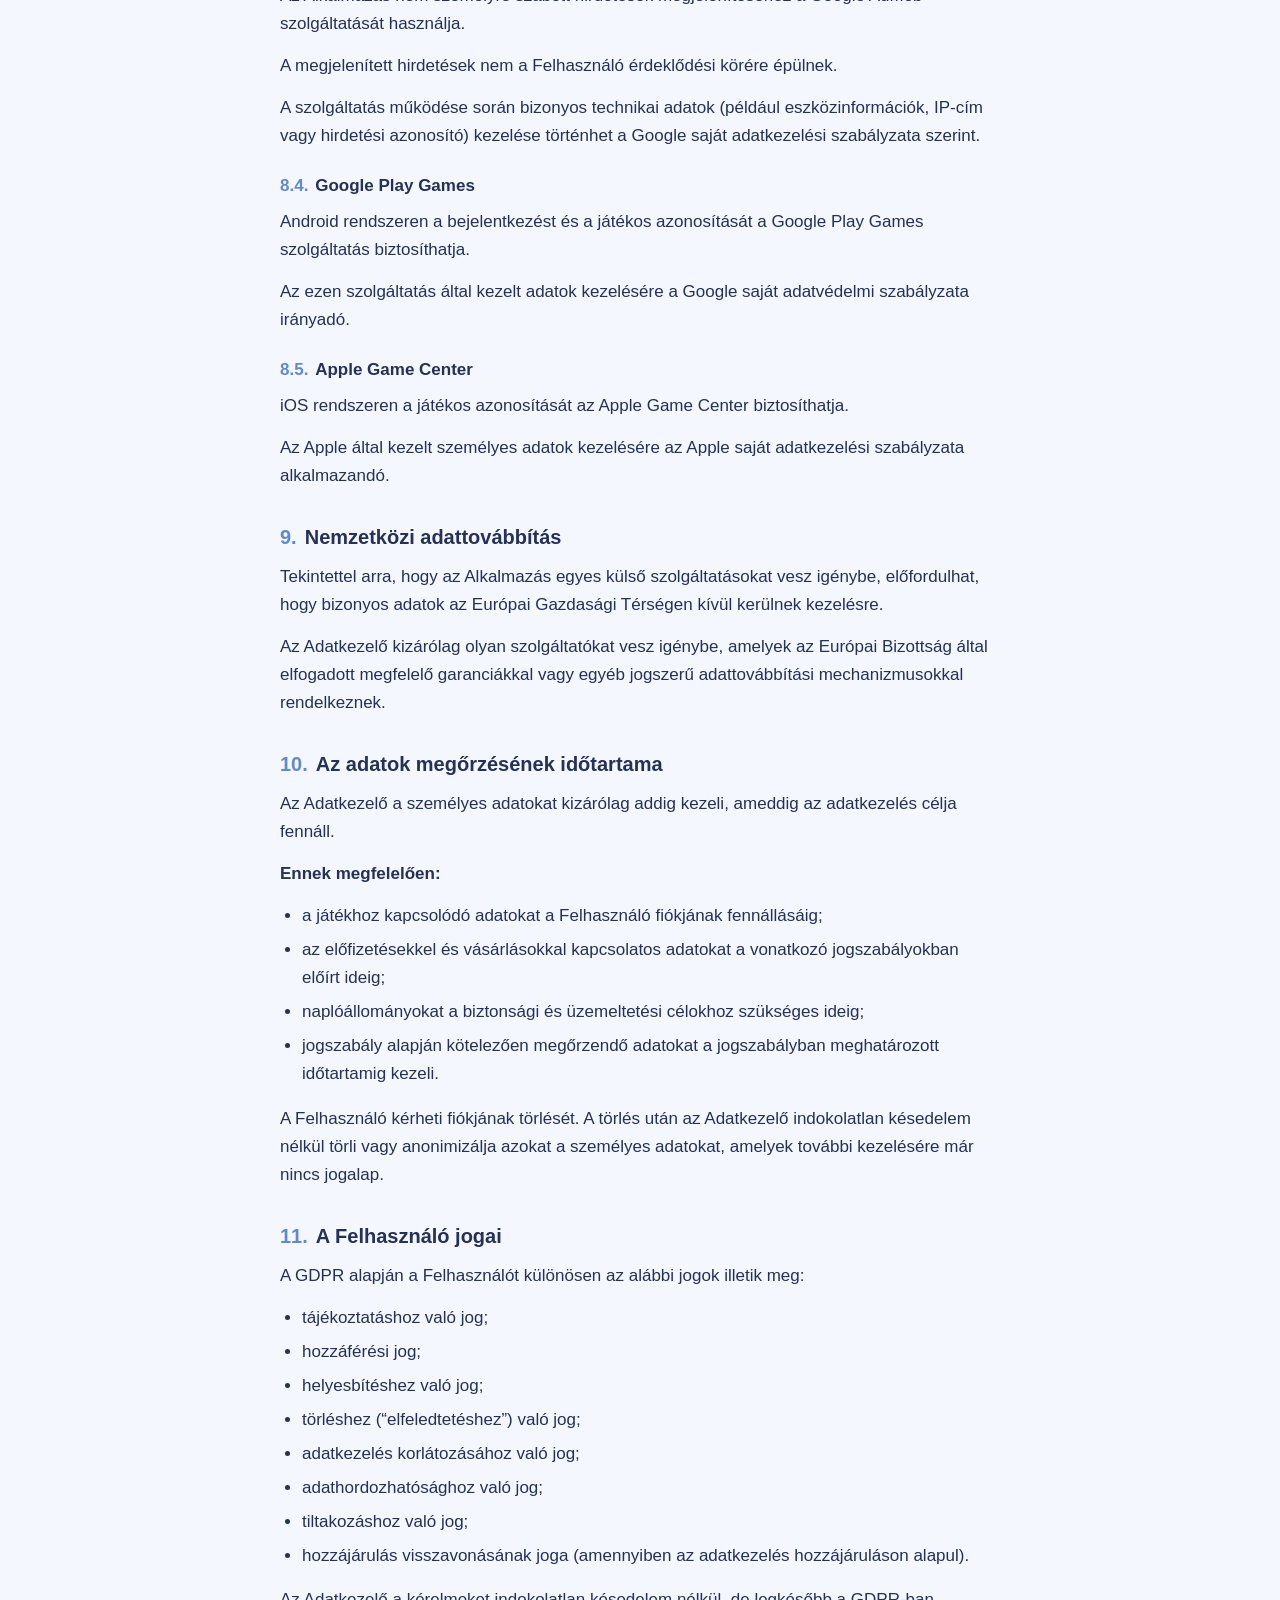
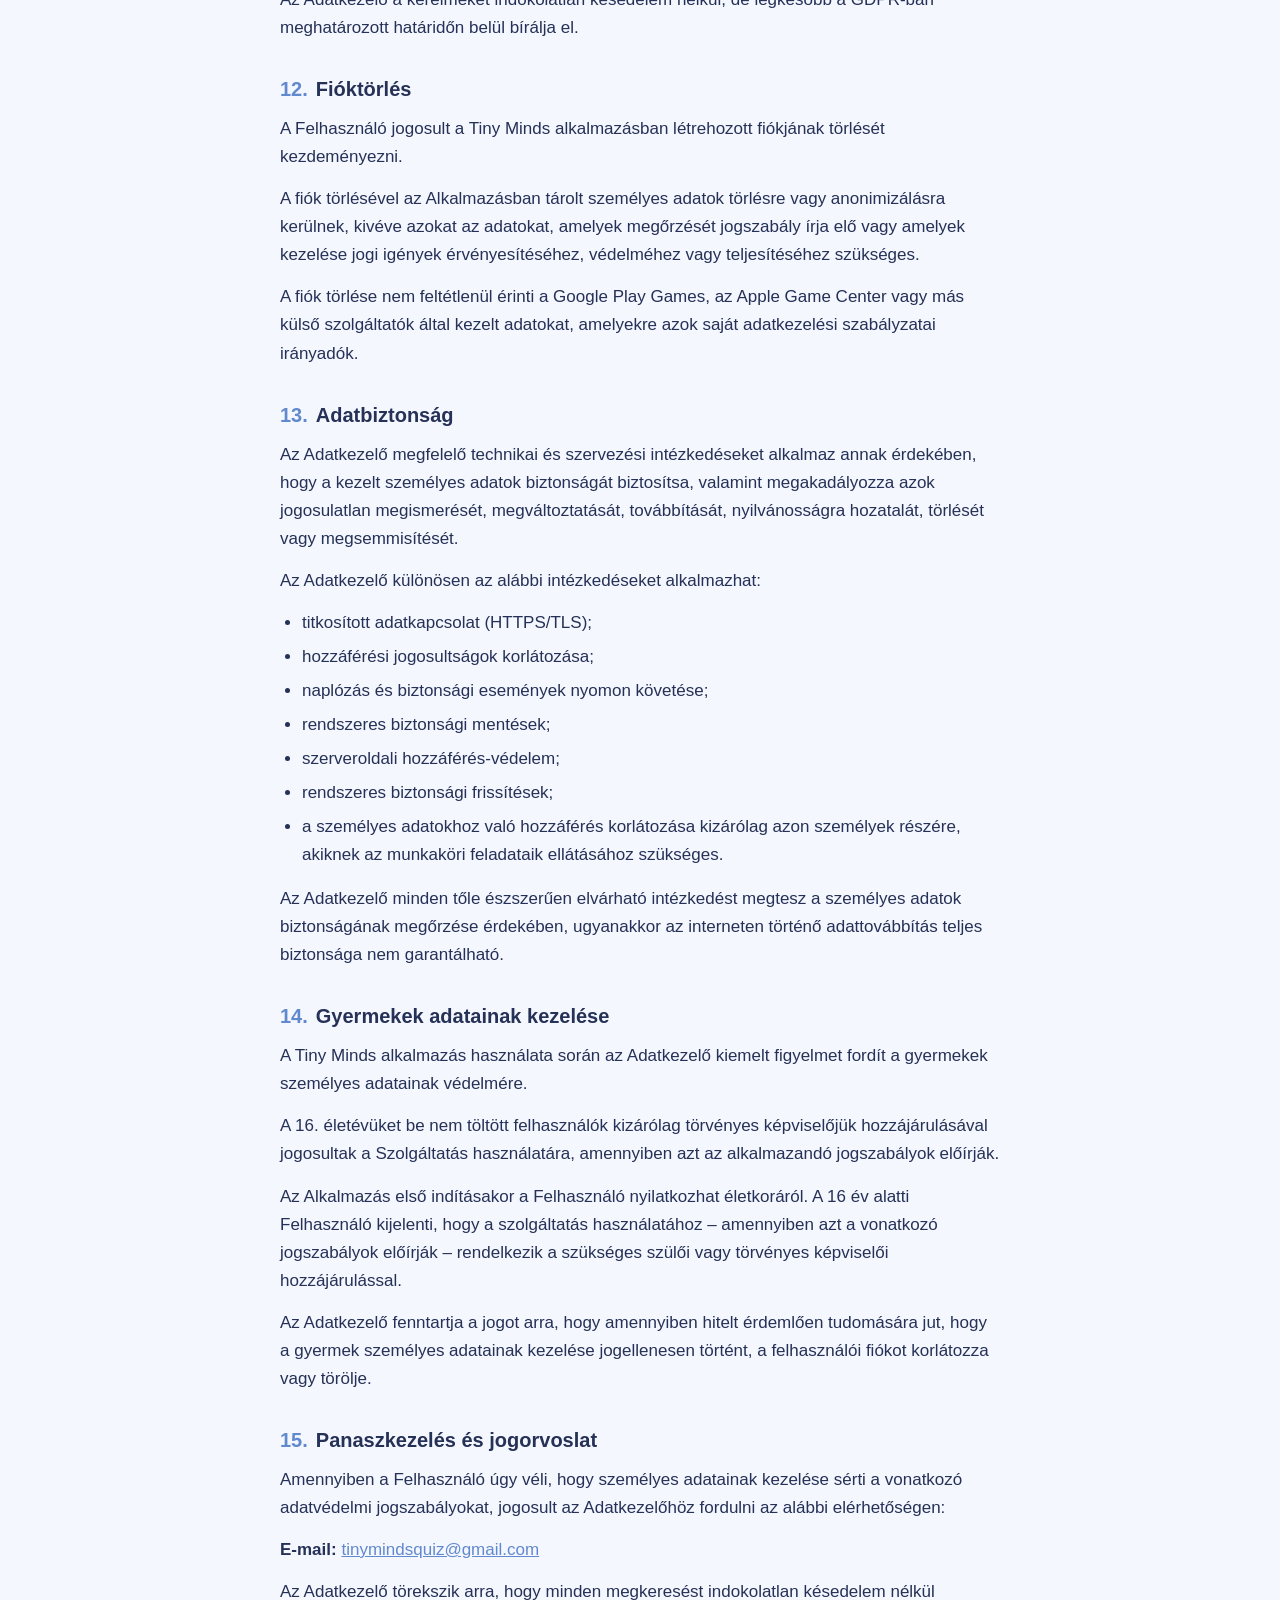
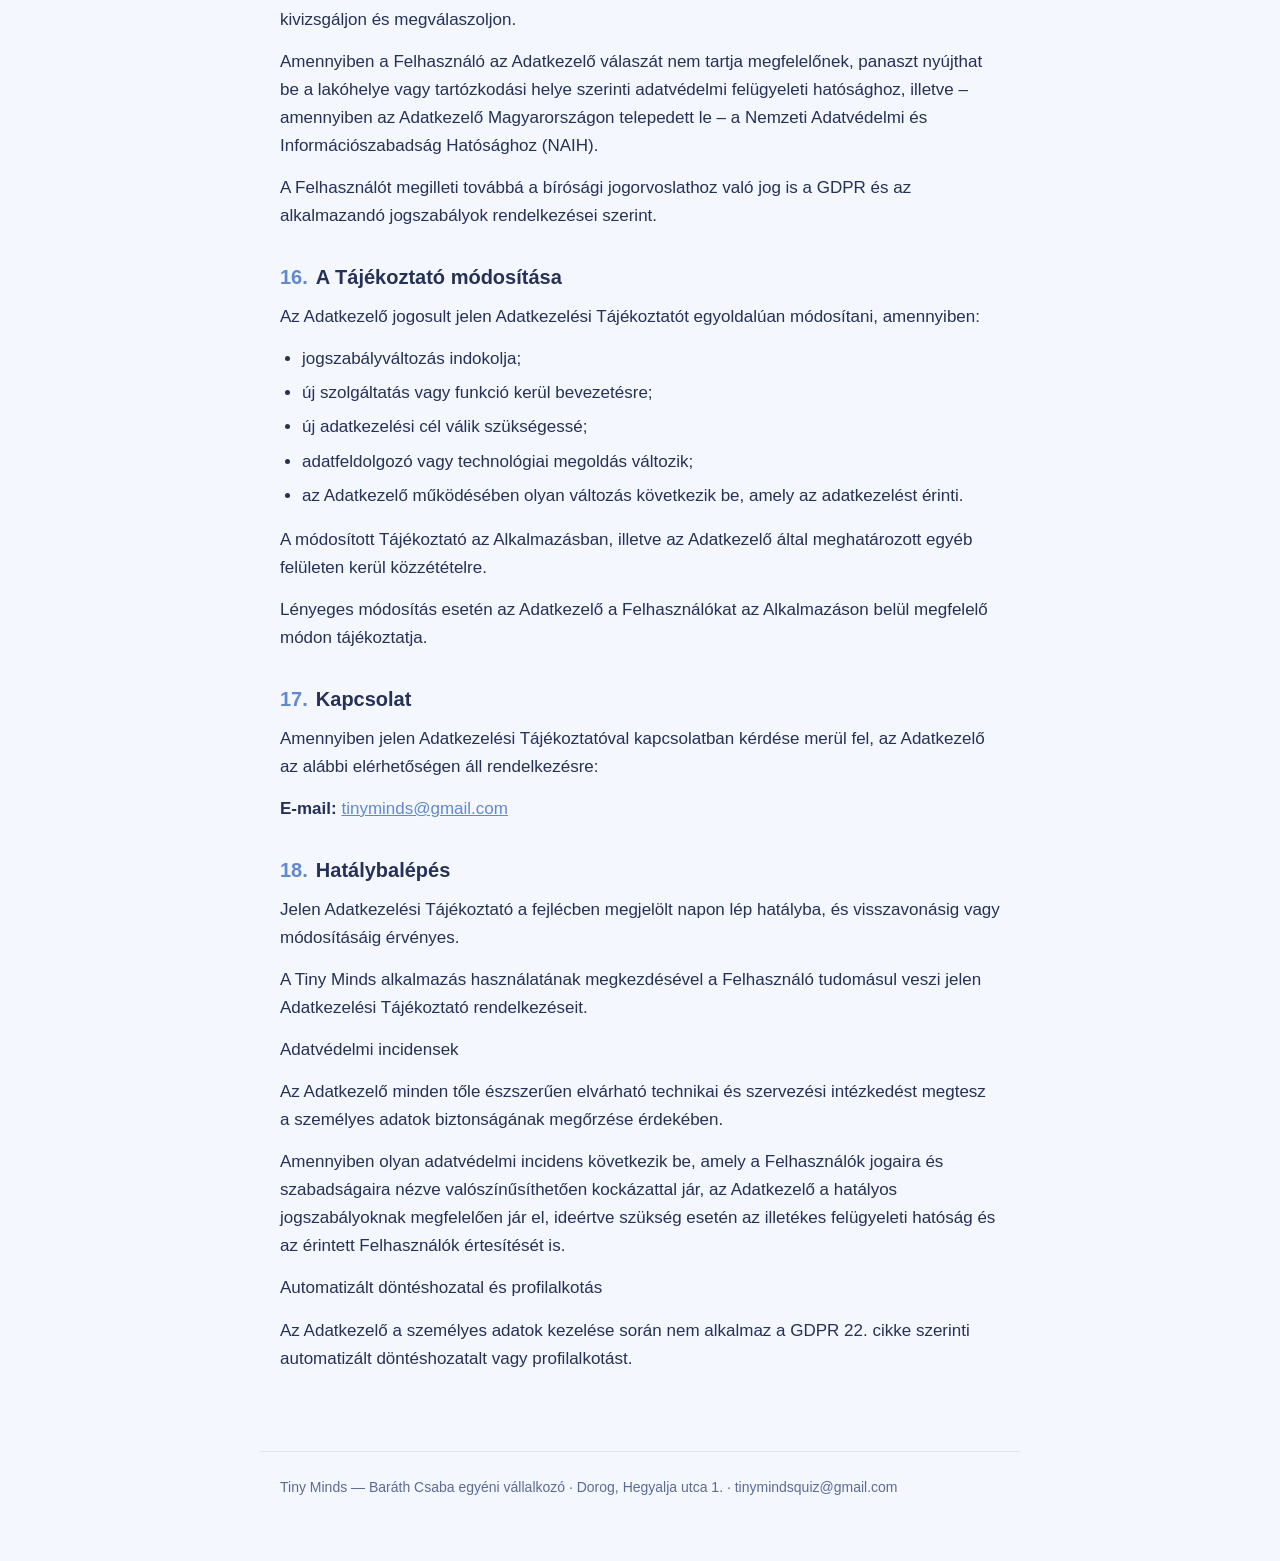
<file: hu/adatkezelesi-tajekoztato.html>
<!DOCTYPE html>
<html lang="hu">
  <head>
    <meta charset="utf-8" />
    <meta name="viewport" content="width=device-width, initial-scale=1" />
    <title>Tiny Minds Adatkezelési Tájékoztató</title>
    <meta name="description" content="Tiny Minds Adatkezelési Tájékoztató — Tiny Minds" />
    <meta name="robots" content="index, follow" />
    <style>
:root{
  --navy:#344580; --blue:#6189CE; --light:#97ADE4; --card:#E4EAFF;
  --ink:#253156; --muted:#5b6b96; --bg:#f5f7ff; --surface:#ffffff; --rule:#dfe6fb;
}
@media (prefers-color-scheme: dark){
  :root{
    --ink:#e8edff; --muted:#9db0e0; --bg:#161d33; --surface:#1e2743;
    --card:#26314f; --rule:#33406a;
  }
}
*{box-sizing:border-box}
body{
  margin:0; background:var(--bg); color:var(--ink);
  font-family:-apple-system,BlinkMacSystemFont,"Segoe UI",Roboto,"Helvetica Neue",Arial,sans-serif;
  font-size:17px; line-height:1.65; -webkit-text-size-adjust:100%;
}
header.masthead{background:var(--navy); color:#fff; padding:28px 20px 24px}
header.masthead .wrap{max-width:760px; margin:0 auto}
header.masthead h1{margin:0 0 10px; font-size:26px; line-height:1.3; font-weight:700}
.meta{display:flex; flex-wrap:wrap; gap:8px 18px; margin:0; padding:0; list-style:none;
  font-size:14px; color:var(--light)}
.meta strong{color:#fff; font-weight:600}
.actions{display:flex; flex-wrap:wrap; gap:10px; margin-top:18px}
.actions a{
  display:inline-block; padding:9px 16px; border-radius:999px; text-decoration:none;
  font-size:14px; font-weight:600; background:rgba(255,255,255,.14); color:#fff;
  border:1px solid rgba(255,255,255,.28); line-height:1.4;
}
.actions a:hover{background:rgba(255,255,255,.24)}
main{max-width:760px; margin:0 auto; padding:0 20px 64px}
nav.toc{
  background:var(--surface); border:1px solid var(--rule); border-radius:14px;
  padding:18px 22px; margin:28px 0 8px;
}
nav.toc h2{margin:0 0 10px; font-size:15px; text-transform:uppercase;
  letter-spacing:.06em; color:var(--muted)}
nav.toc ol{margin:0; padding-left:20px; font-size:15px}
nav.toc li{margin:4px 0}
nav.toc li.sub{list-style:none; margin-left:-4px; font-size:14px}
nav.toc a{color:var(--ink); text-decoration:none}
nav.toc a:hover{text-decoration:underline}
section{padding-top:8px}
h2.section{font-size:20px; line-height:1.35; margin:34px 0 12px; color:var(--ink);
  scroll-margin-top:16px}
h3.section{font-size:17px; line-height:1.4; margin:24px 0 10px; color:var(--ink);
  scroll-margin-top:16px}
h2.section .num,h3.section .num{color:var(--blue); margin-right:.4em}
p{margin:0 0 14px}
ul{margin:0 0 16px; padding-left:22px}
li{margin:6px 0}
a{color:var(--blue)}
strong{font-weight:600}
footer{
  max-width:760px; margin:0 auto; padding:24px 20px 48px; border-top:1px solid var(--rule);
  color:var(--muted); font-size:14px;
}
footer a{color:var(--blue)}
@media (max-width:520px){
  body{font-size:16px}
  header.masthead h1{font-size:22px}
  h2.section{font-size:18px}
}
</style>
  </head>
  <body>
    <header class="masthead">
      <div class="wrap">
        <h1>Tiny Minds Adatkezelési Tájékoztató</h1>
        <ul class="meta">
        <li><strong>Verzió:</strong> 1.0</li>
        <li><strong>Hatálybalépés:</strong> 2026. 06. 30.</li>
        <li><strong>Utolsó módosítás:</strong> 2026. 06. 30.</li>
        </ul>
        <div class="actions">
          <a href="adatkezelesi-tajekoztato.pdf">PDF letöltése</a>
          <a href="../en/privacy-policy.html">English</a>
      <a href="aszf.html">ÁSZF</a>
        </div>
      </div>
    </header>
    <main>
      <nav class="toc">
        <h2>Tartalom</h2>
        <ol>
      <li class=""><a href="#s-1">Bevezetés</a></li>
      <li class=""><a href="#s-2">Az Adatkezelő adatai</a></li>
      <li class=""><a href="#s-3">Az adatkezelés alapelvei</a></li>
      <li class=""><a href="#s-4">Az alkalmazás célja</a></li>
      <li class=""><a href="#s-5">A kezelt személyes adatok köre</a></li>
      <li class=""><a href="#s-6">Az adatkezelés célja</a></li>
      <li class=""><a href="#s-7">Az adatkezelés jogalapjai</a></li>
      <li class=""><a href="#s-8">Adatfeldolgozók és igénybe vett szolgáltatók</a></li>
      <li class="sub"><a href="#s-8-1">8.1 Saját szerver</a></li>
      <li class="sub"><a href="#s-8-2">8.2 RevenueCat</a></li>
      <li class="sub"><a href="#s-8-3">8.3 Google AdMob</a></li>
      <li class="sub"><a href="#s-8-4">8.4 Google Play Games</a></li>
      <li class="sub"><a href="#s-8-5">8.5 Apple Game Center</a></li>
      <li class=""><a href="#s-9">Nemzetközi adattovábbítás</a></li>
      <li class=""><a href="#s-10">Az adatok megőrzésének időtartama</a></li>
      <li class=""><a href="#s-11">A Felhasználó jogai</a></li>
      <li class=""><a href="#s-12">Fióktörlés</a></li>
      <li class=""><a href="#s-13">Adatbiztonság</a></li>
      <li class=""><a href="#s-14">Gyermekek adatainak kezelése</a></li>
      <li class=""><a href="#s-15">Panaszkezelés és jogorvoslat</a></li>
      <li class=""><a href="#s-16">A Tájékoztató módosítása</a></li>
      <li class=""><a href="#s-17">Kapcsolat</a></li>
      <li class=""><a href="#s-18">Hatálybalépés</a></li>
        </ol>
      </nav>
      <section>
      <h2 class="section" id="s-1"><span class="num">1.</span>Bevezetés</h2>
      <p>Jelen Adatkezelési Tájékoztató ismerteti a Tiny Minds mobilalkalmazás (a továbbiakban:</p>
      <p>Alkalmazás) használata során végzett adatkezelésekre vonatkozó szabályokat.</p>
      <p>Az Adatkezelő kiemelt figyelmet fordít arra, hogy a személyes adatok kezelése megfeleljen az Európai Parlament és a Tanács (EU) 2016/679 rendeletének (General Data Protection Regulation – GDPR), valamint az egyéb alkalmazandó adatvédelmi jogszabályoknak.</p>
      <p>Az Alkalmazás használatával a Felhasználó tudomásul veszi jelen Tájékoztató tartalmát.</p>
      <h2 class="section" id="s-2"><span class="num">2.</span>Az Adatkezelő adatai</h2>
      <p><strong>Adatkezelő:</strong> Baráth Csaba egyéni vállalkozó</p>
      <p><strong>Székhely:</strong> Dorog, Hegyalja utca 1.</p>
      <p><strong>E-mail:</strong></p>
      <p><a href="mailto:tinymindsquiz@gmail.com">tinymindsquiz@gmail.com</a></p>
      <p><strong>Adószám:</strong></p>
      <p>56467545-1-31</p>
      <p>Az Adatkezelő felel a személyes adatok jogszerű kezeléséért.</p>
      <h2 class="section" id="s-3"><span class="num">3.</span>Az adatkezelés alapelvei</h2>
      <p>Az Adatkezelő az adatkezelés során különösen az alábbi alapelveket alkalmazza:</p>
      <ul>
        <li>jogszerűség;</li>
        <li>tisztességes eljárás;</li>
        <li>átláthatóság;</li>
        <li>célhoz kötöttség;</li>
        <li>adattakarékosság;</li>
        <li>pontosság;</li>
        <li>korlátozott tárolhatóság;</li>
        <li>integritás és bizalmas jelleg;</li>
        <li>elszámoltathatóság.</li>
      </ul>
      <h2 class="section" id="s-4"><span class="num">4.</span>Az alkalmazás célja</h2>
      <p>A Tiny Minds egy mobiltelefonos tudásalapú kvízjáték.</p>
      <p>Az Alkalmazás lehetőséget biztosít többek között:</p>
      <ul>
        <li>kvízkérdések megválaszolására;</li>
        <li>pontgyűjtésre;</li>
        <li>ranglistákban való részvételre;</li>
        <li>előfizetések használatára;</li>
        <li>alkalmazáson belüli vásárlásokra;</li>
        <li>jutalmazott hirdetések megtekintésére;</li>
        <li>játékstatisztikák vezetésére.</li>
      </ul>
      <h2 class="section" id="s-5"><span class="num">5.</span>A kezelt személyes adatok köre</h2>
      <p>Az Alkalmazás működése során az alábbi személyes adatokat kezelheti:</p>
      <ul>
        <li>felhasználónév;</li>
        <li>e-mail cím;</li>
        <li>a felhasználó által megadott középiskola vagy felsőoktatási intézmény neve;</li>
        <li>pontszámok;</li>
        <li>ranglista adatai;</li>
        <li>játékstatisztikák;</li>
        <li>IP-cím;</li>
        <li>eszközazonosító;</li>
        <li>előfizetéssel és vásárlásokkal kapcsolatos technikai adatok;</li>
        <li>alkalmazás használatával kapcsolatos naplóadatok.</li>
      </ul>
      <p>Az Adatkezelő kizárólag olyan adatokat kezeli, amelyek az Alkalmazás rendeltetésszerű működéséhez szükségesek.</p>
      <h2 class="section" id="s-6"><span class="num">6.</span>Az adatkezelés célja</h2>
      <p>A személyes adatok kezelésének célja különösen:</p>
      <ul>
        <li>az Alkalmazás működtetése;</li>
        <li>a játékállás megőrzése;</li>
        <li>ranglisták kezelése;</li>
        <li>pontszámok számítása;</li>
        <li>játékstatisztikák készítése;</li>
        <li>előfizetések kezelése;</li>
        <li>alkalmazáson belüli vásárlások kezelése;</li>
        <li>hibakeresés;</li>
        <li>csalások megelőzése;</li>
        <li>biztonsági események kivizsgálása;</li>
        <li>ügyfélszolgálati kapcsolattartás;</li>
        <li>jogszabályi kötelezettségek teljesítése.</li>
      </ul>
      <h2 class="section" id="s-7"><span class="num">7.</span>Az adatkezelés jogalapjai</h2>
      <p>Az adatkezelés jogalapja az adatkezelés céljától függően lehet:</p>
      <ul>
        <li>a Felhasználó és az Adatkezelő között létrejövő szerződés teljesítése;</li>
        <li>az Adatkezelő jogos érdeke;</li>
        <li>jogszabályi kötelezettség teljesítése;</li>
        <li>a Felhasználó hozzájárulása, amennyiben azt jogszabály előírja.</li>
      </ul>
      <p>Az Adatkezelő minden adatkezelési művelet esetén az alkalmazandó jogalapnak megfelelően jár el.</p>
      <h2 class="section" id="s-8"><span class="num">8.</span>Adatfeldolgozók és igénybe vett szolgáltatók</h2>
      <p>Az Adatkezelő az Alkalmazás működtetése során egyes adatkezelési műveletek elvégzéséhez adatfeldolgozókat vagy önálló adatkezelőként eljáró külső szolgáltatókat vehet igénybe.</p>
      <p>Az Adatkezelő kizárólag olyan szolgáltatókat vesz igénybe, amelyek megfelelő technikai és szervezési intézkedésekkel biztosítják a személyes adatok védelmét.</p>
      <h3 class="section" id="s-8-1"><span class="num">8.1.</span>Saját szerver</h3>
      <p>A Tiny Minds működéséhez szükséges felhasználói adatokat az Adatkezelő saját üzemeltetésű szerveren tárolja.</p>
      <p>A szerveren tárolt adatok különösen:</p>
      <ul>
        <li>felhasználónév;</li>
        <li>e-mail cím;</li>
        <li>iskola vagy felsőoktatási intézmény neve (ha a Felhasználó megadja);</li>
        <li>pontszámok;</li>
        <li>ranglista adatok;</li>
        <li>játékstatisztikák;</li>
        <li>IP-cím;</li>
        <li>eszközazonosító;</li>
        <li>rendszerüzemeltetési naplóadatok.</li>
      </ul>
      <p>Az Adatkezelő megfelelő technikai és szervezési intézkedéseket alkalmaz a jogosulatlan hozzáférés, módosítás, nyilvánosságra hozatal vagy megsemmisítés megelőzése érdekében.</p>
      <h3 class="section" id="s-8-2"><span class="num">8.2.</span>RevenueCat</h3>
      <p>Az Alkalmazás az alkalmazáson belüli előfizetések és vásárlások kezeléséhez a RevenueCat szolgáltatását használja.</p>
      <p>A RevenueCat a vásárlások érvényességének ellenőrzését, az előfizetések kezelését és a kapcsolódó technikai folyamatokat végzi.</p>
      <p>Az Adatkezelő kizárólag a szolgáltatás működéséhez szükséges adatokat továbbítja.</p>
      <h3 class="section" id="s-8-3"><span class="num">8.3.</span>Google AdMob</h3>
      <p>Az Alkalmazás nem személyre szabott hirdetések megjelenítéséhez a Google AdMob szolgáltatását használja.</p>
      <p>A megjelenített hirdetések nem a Felhasználó érdeklődési körére épülnek.</p>
      <p>A szolgáltatás működése során bizonyos technikai adatok (például eszközinformációk, IP-cím vagy hirdetési azonosító) kezelése történhet a Google saját adatkezelési szabályzata szerint.</p>
      <h3 class="section" id="s-8-4"><span class="num">8.4.</span>Google Play Games</h3>
      <p>Android rendszeren a bejelentkezést és a játékos azonosítását a Google Play Games szolgáltatás biztosíthatja.</p>
      <p>Az ezen szolgáltatás által kezelt adatok kezelésére a Google saját adatvédelmi szabályzata irányadó.</p>
      <h3 class="section" id="s-8-5"><span class="num">8.5.</span>Apple Game Center</h3>
      <p>iOS rendszeren a játékos azonosítását az Apple Game Center biztosíthatja.</p>
      <p>Az Apple által kezelt személyes adatok kezelésére az Apple saját adatkezelési szabályzata alkalmazandó.</p>
      <h2 class="section" id="s-9"><span class="num">9.</span>Nemzetközi adattovábbítás</h2>
      <p>Tekintettel arra, hogy az Alkalmazás egyes külső szolgáltatásokat vesz igénybe, előfordulhat, hogy bizonyos adatok az Európai Gazdasági Térségen kívül kerülnek kezelésre.</p>
      <p>Az Adatkezelő kizárólag olyan szolgáltatókat vesz igénybe, amelyek az Európai Bizottság által elfogadott megfelelő garanciákkal vagy egyéb jogszerű adattovábbítási mechanizmusokkal rendelkeznek.</p>
      <h2 class="section" id="s-10"><span class="num">10.</span>Az adatok megőrzésének időtartama</h2>
      <p>Az Adatkezelő a személyes adatokat kizárólag addig kezeli, ameddig az adatkezelés célja fennáll.</p>
      <p><strong>Ennek megfelelően:</strong></p>
      <ul>
        <li>a játékhoz kapcsolódó adatokat a Felhasználó fiókjának fennállásáig;</li>
        <li>az előfizetésekkel és vásárlásokkal kapcsolatos adatokat a vonatkozó jogszabályokban előírt ideig;</li>
        <li>naplóállományokat a biztonsági és üzemeltetési célokhoz szükséges ideig;</li>
        <li>jogszabály alapján kötelezően megőrzendő adatokat a jogszabályban meghatározott időtartamig kezeli.</li>
      </ul>
      <p>A Felhasználó kérheti fiókjának törlését. A törlés után az Adatkezelő indokolatlan késedelem nélkül törli vagy anonimizálja azokat a személyes adatokat, amelyek további kezelésére már nincs jogalap.</p>
      <h2 class="section" id="s-11"><span class="num">11.</span>A Felhasználó jogai</h2>
      <p>A GDPR alapján a Felhasználót különösen az alábbi jogok illetik meg:</p>
      <ul>
        <li>tájékoztatáshoz való jog;</li>
        <li>hozzáférési jog;</li>
        <li>helyesbítéshez való jog;</li>
        <li>törléshez (“elfeledtetéshez”) való jog;</li>
        <li>adatkezelés korlátozásához való jog;</li>
        <li>adathordozhatósághoz való jog;</li>
        <li>tiltakozáshoz való jog;</li>
        <li>hozzájárulás visszavonásának joga (amennyiben az adatkezelés hozzájáruláson alapul).</li>
      </ul>
      <p>Az Adatkezelő a kérelmeket indokolatlan késedelem nélkül, de legkésőbb a GDPR-ban meghatározott határidőn belül bírálja el.</p>
      <h2 class="section" id="s-12"><span class="num">12.</span>Fióktörlés</h2>
      <p>A Felhasználó jogosult a Tiny Minds alkalmazásban létrehozott fiókjának törlését kezdeményezni.</p>
      <p>A fiók törlésével az Alkalmazásban tárolt személyes adatok törlésre vagy anonimizálásra kerülnek, kivéve azokat az adatokat, amelyek megőrzését jogszabály írja elő vagy amelyek kezelése jogi igények érvényesítéséhez, védelméhez vagy teljesítéséhez szükséges.</p>
      <p>A fiók törlése nem feltétlenül érinti a Google Play Games, az Apple Game Center vagy más külső szolgáltatók által kezelt adatokat, amelyekre azok saját adatkezelési szabályzatai irányadók.</p>
      <h2 class="section" id="s-13"><span class="num">13.</span>Adatbiztonság</h2>
      <p>Az Adatkezelő megfelelő technikai és szervezési intézkedéseket alkalmaz annak érdekében, hogy a kezelt személyes adatok biztonságát biztosítsa, valamint megakadályozza azok jogosulatlan megismerését, megváltoztatását, továbbítását, nyilvánosságra hozatalát, törlését vagy megsemmisítését.</p>
      <p>Az Adatkezelő különösen az alábbi intézkedéseket alkalmazhat:</p>
      <ul>
        <li>titkosított adatkapcsolat (HTTPS/TLS);</li>
        <li>hozzáférési jogosultságok korlátozása;</li>
        <li>naplózás és biztonsági események nyomon követése;</li>
        <li>rendszeres biztonsági mentések;</li>
        <li>szerveroldali hozzáférés-védelem;</li>
        <li>rendszeres biztonsági frissítések;</li>
        <li>a személyes adatokhoz való hozzáférés korlátozása kizárólag azon személyek részére, akiknek az munkaköri feladataik ellátásához szükséges.</li>
      </ul>
      <p>Az Adatkezelő minden tőle észszerűen elvárható intézkedést megtesz a személyes adatok biztonságának megőrzése érdekében, ugyanakkor az interneten történő adattovábbítás teljes biztonsága nem garantálható.</p>
      <h2 class="section" id="s-14"><span class="num">14.</span>Gyermekek adatainak kezelése</h2>
      <p>A Tiny Minds alkalmazás használata során az Adatkezelő kiemelt figyelmet fordít a gyermekek személyes adatainak védelmére.</p>
      <p>A 16. életévüket be nem töltött felhasználók kizárólag törvényes képviselőjük hozzájárulásával jogosultak a Szolgáltatás használatára, amennyiben azt az alkalmazandó jogszabályok előírják.</p>
      <p>Az Alkalmazás első indításakor a Felhasználó nyilatkozhat életkoráról. A 16 év alatti Felhasználó kijelenti, hogy a szolgáltatás használatához – amennyiben azt a vonatkozó jogszabályok előírják – rendelkezik a szükséges szülői vagy törvényes képviselői hozzájárulással.</p>
      <p>Az Adatkezelő fenntartja a jogot arra, hogy amennyiben hitelt érdemlően tudomására jut, hogy a gyermek személyes adatainak kezelése jogellenesen történt, a felhasználói fiókot korlátozza vagy törölje.</p>
      <h2 class="section" id="s-15"><span class="num">15.</span>Panaszkezelés és jogorvoslat</h2>
      <p>Amennyiben a Felhasználó úgy véli, hogy személyes adatainak kezelése sérti a vonatkozó adatvédelmi jogszabályokat, jogosult az Adatkezelőhöz fordulni az alábbi elérhetőségen:</p>
      <p><strong>E-mail:</strong> <a href="mailto:tinymindsquiz@gmail.com">tinymindsquiz@gmail.com</a></p>
      <p>Az Adatkezelő törekszik arra, hogy minden megkeresést indokolatlan késedelem nélkül kivizsgáljon és megválaszoljon.</p>
      <p>Amennyiben a Felhasználó az Adatkezelő válaszát nem tartja megfelelőnek, panaszt nyújthat be a lakóhelye vagy tartózkodási helye szerinti adatvédelmi felügyeleti hatósághoz, illetve – amennyiben az Adatkezelő Magyarországon telepedett le – a Nemzeti Adatvédelmi és Információszabadság Hatósághoz (NAIH).</p>
      <p>A Felhasználót megilleti továbbá a bírósági jogorvoslathoz való jog is a GDPR és az alkalmazandó jogszabályok rendelkezései szerint.</p>
      <h2 class="section" id="s-16"><span class="num">16.</span>A Tájékoztató módosítása</h2>
      <p>Az Adatkezelő jogosult jelen Adatkezelési Tájékoztatót egyoldalúan módosítani, amennyiben:</p>
      <ul>
        <li>jogszabályváltozás indokolja;</li>
        <li>új szolgáltatás vagy funkció kerül bevezetésre;</li>
        <li>új adatkezelési cél válik szükségessé;</li>
        <li>adatfeldolgozó vagy technológiai megoldás változik;</li>
        <li>az Adatkezelő működésében olyan változás következik be, amely az adatkezelést érinti.</li>
      </ul>
      <p>A módosított Tájékoztató az Alkalmazásban, illetve az Adatkezelő által meghatározott egyéb felületen kerül közzétételre.</p>
      <p>Lényeges módosítás esetén az Adatkezelő a Felhasználókat az Alkalmazáson belül megfelelő módon tájékoztatja.</p>
      <h2 class="section" id="s-17"><span class="num">17.</span>Kapcsolat</h2>
      <p>Amennyiben jelen Adatkezelési Tájékoztatóval kapcsolatban kérdése merül fel, az Adatkezelő az alábbi elérhetőségen áll rendelkezésre:</p>
      <p><strong>E-mail:</strong> <a href="mailto:tinyminds@gmail.com">tinyminds@gmail.com</a></p>
      <h2 class="section" id="s-18"><span class="num">18.</span>Hatálybalépés</h2>
      <p>Jelen Adatkezelési Tájékoztató a fejlécben megjelölt napon lép hatályba, és visszavonásig vagy módosításáig érvényes.</p>
      <p>A Tiny Minds alkalmazás használatának megkezdésével a Felhasználó tudomásul veszi jelen Adatkezelési Tájékoztató rendelkezéseit.</p>
      <p>Adatvédelmi incidensek</p>
      <p>Az Adatkezelő minden tőle észszerűen elvárható technikai és szervezési intézkedést megtesz a személyes adatok biztonságának megőrzése érdekében.</p>
      <p>Amennyiben olyan adatvédelmi incidens következik be, amely a Felhasználók jogaira és szabadságaira nézve valószínűsíthetően kockázattal jár, az Adatkezelő a hatályos jogszabályoknak megfelelően jár el, ideértve szükség esetén az illetékes felügyeleti hatóság és az érintett Felhasználók értesítését is.</p>
      <p>Automatizált döntéshozatal és profilalkotás</p>
      <p>Az Adatkezelő a személyes adatok kezelése során nem alkalmaz a GDPR 22. cikke szerinti automatizált döntéshozatalt vagy profilalkotást.</p>
      </section>
    </main>
    <footer>
      <p>Tiny Minds — Baráth Csaba egyéni vállalkozó · Dorog, Hegyalja utca 1. · tinymindsquiz@gmail.com</p>
    </footer>
  </body>
</html>
</file>
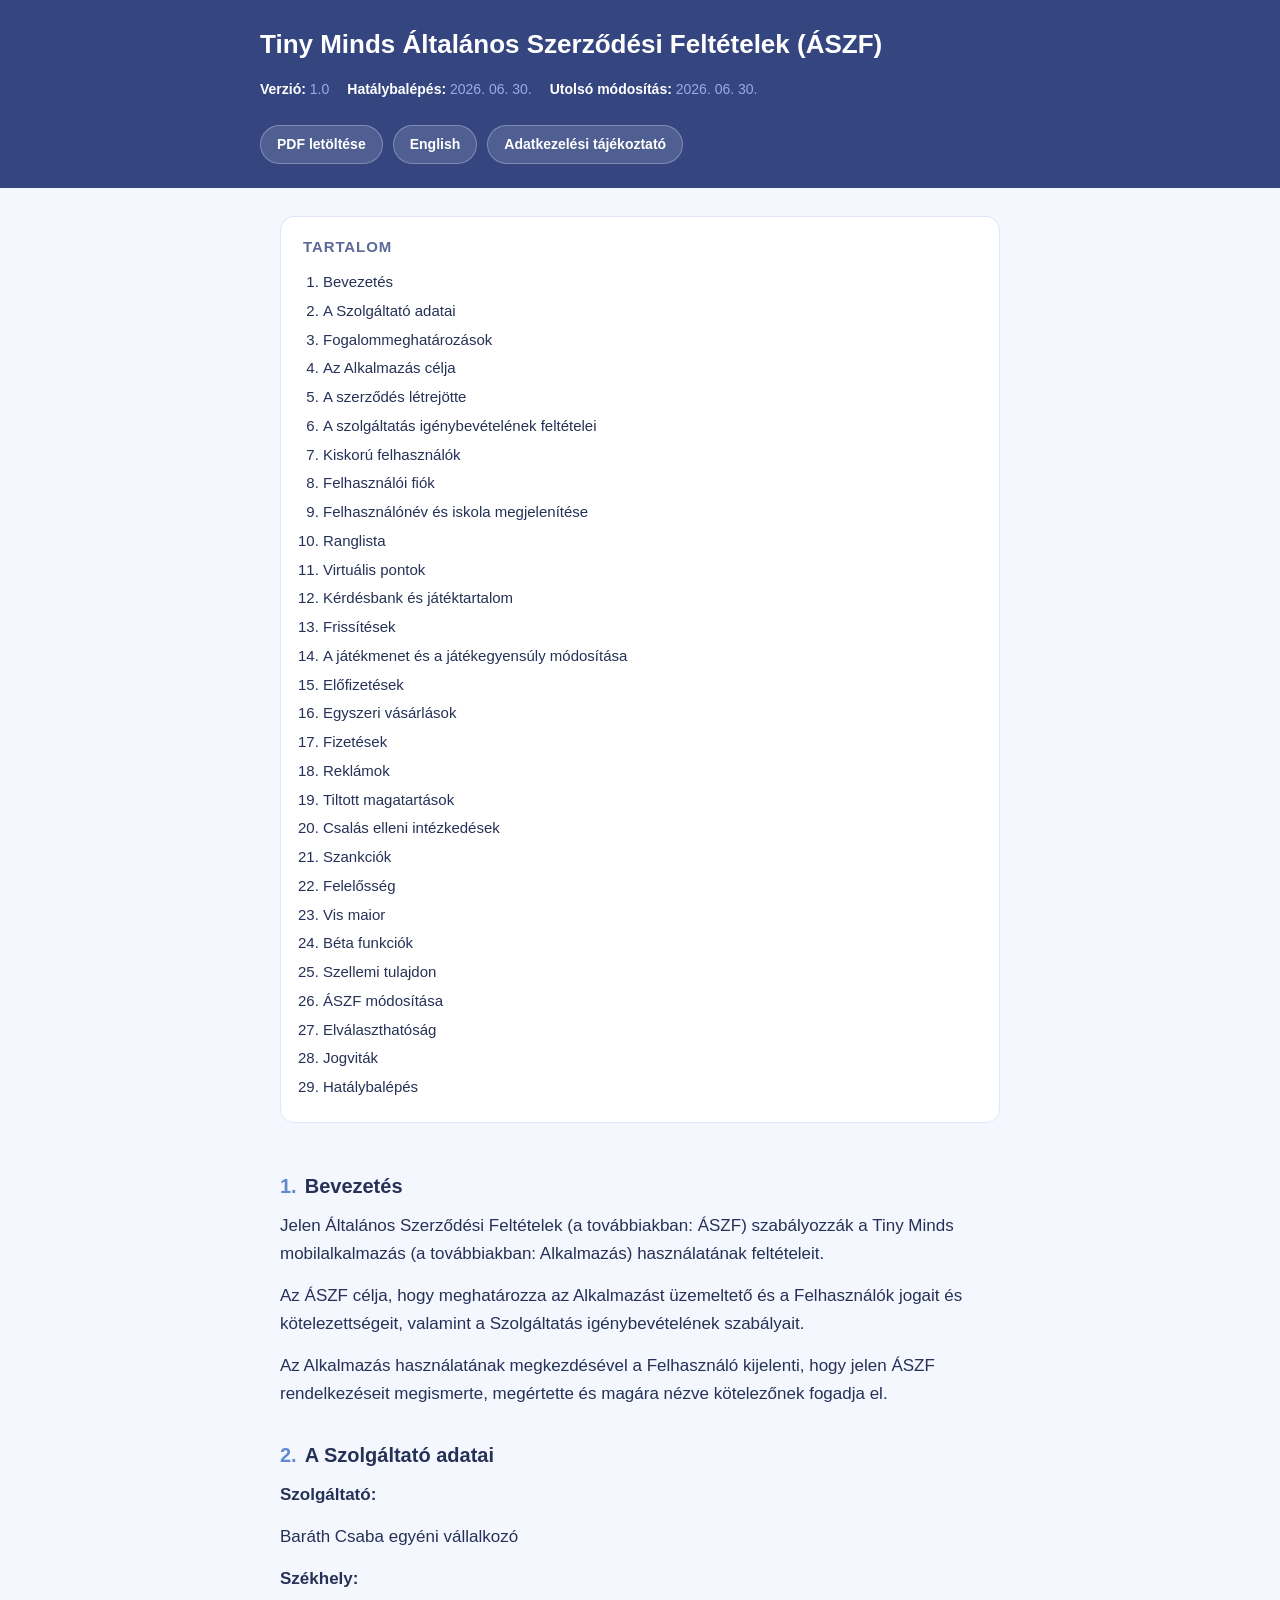
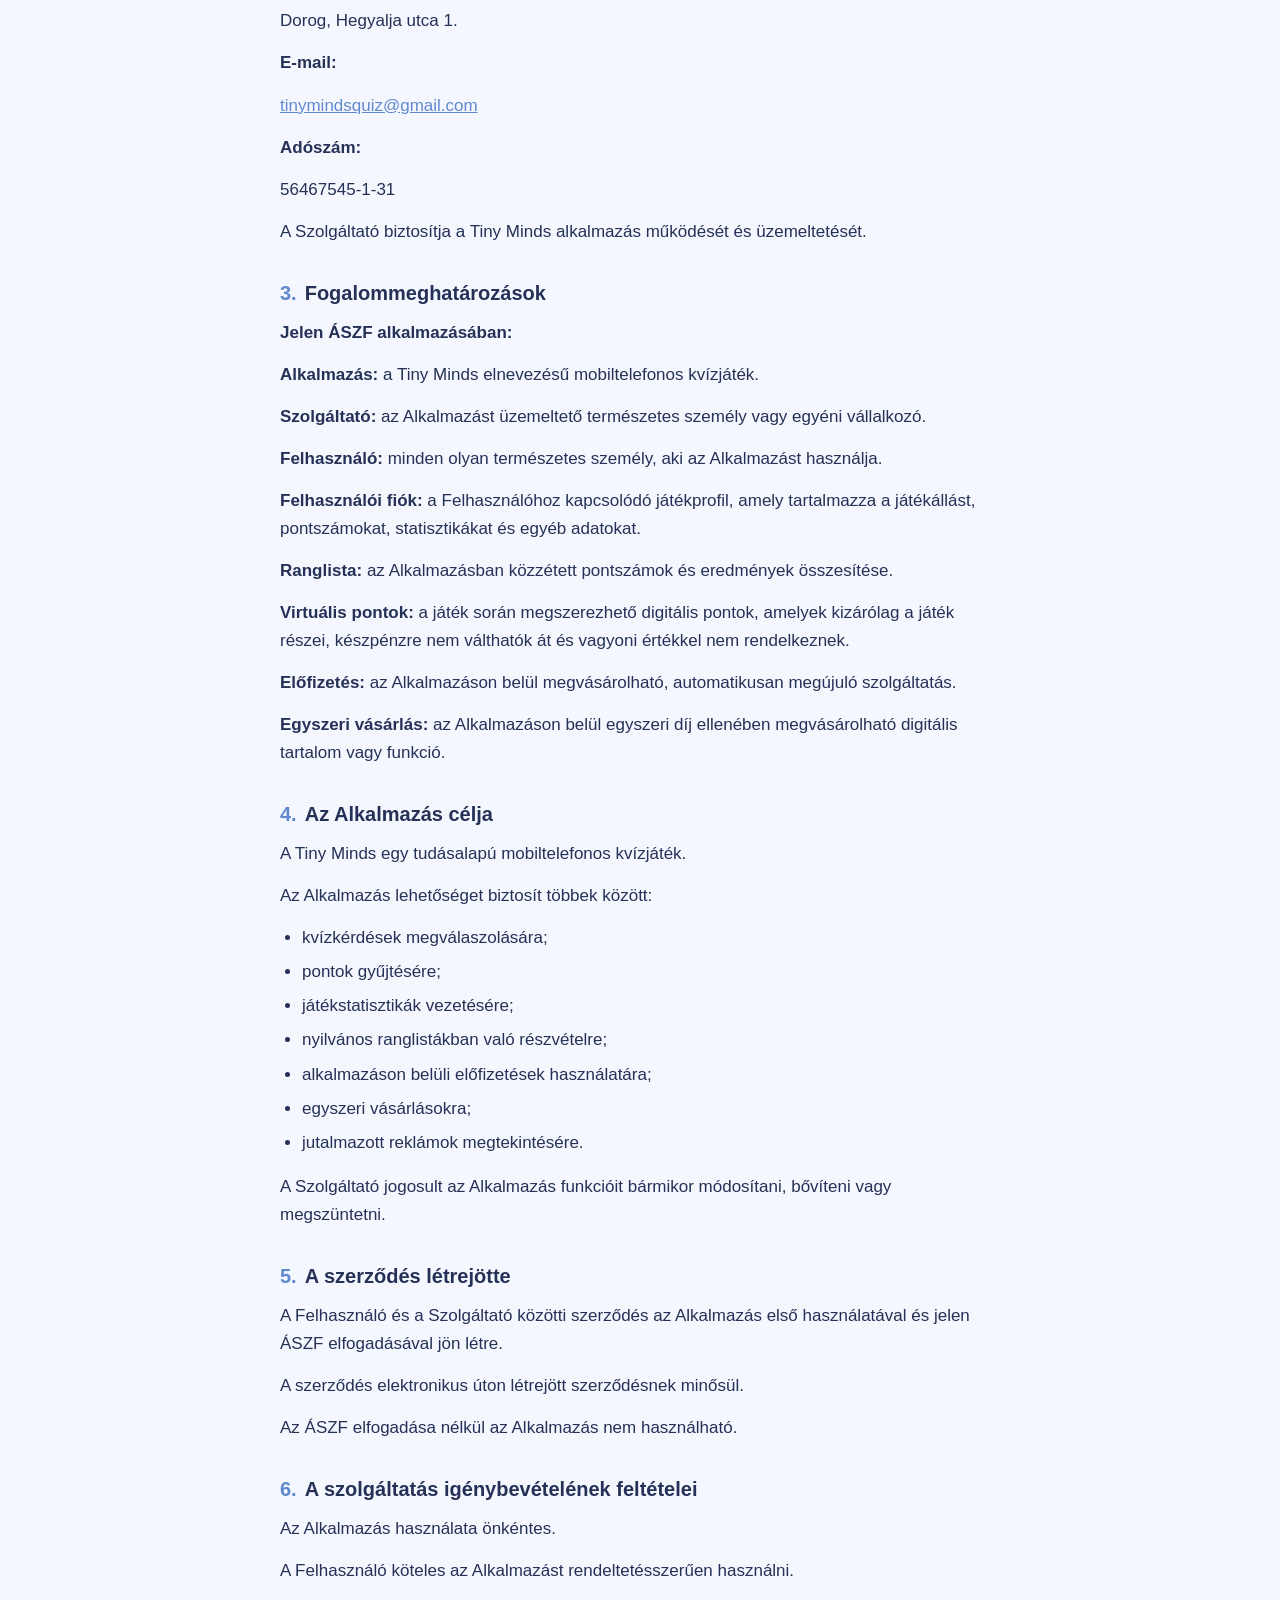
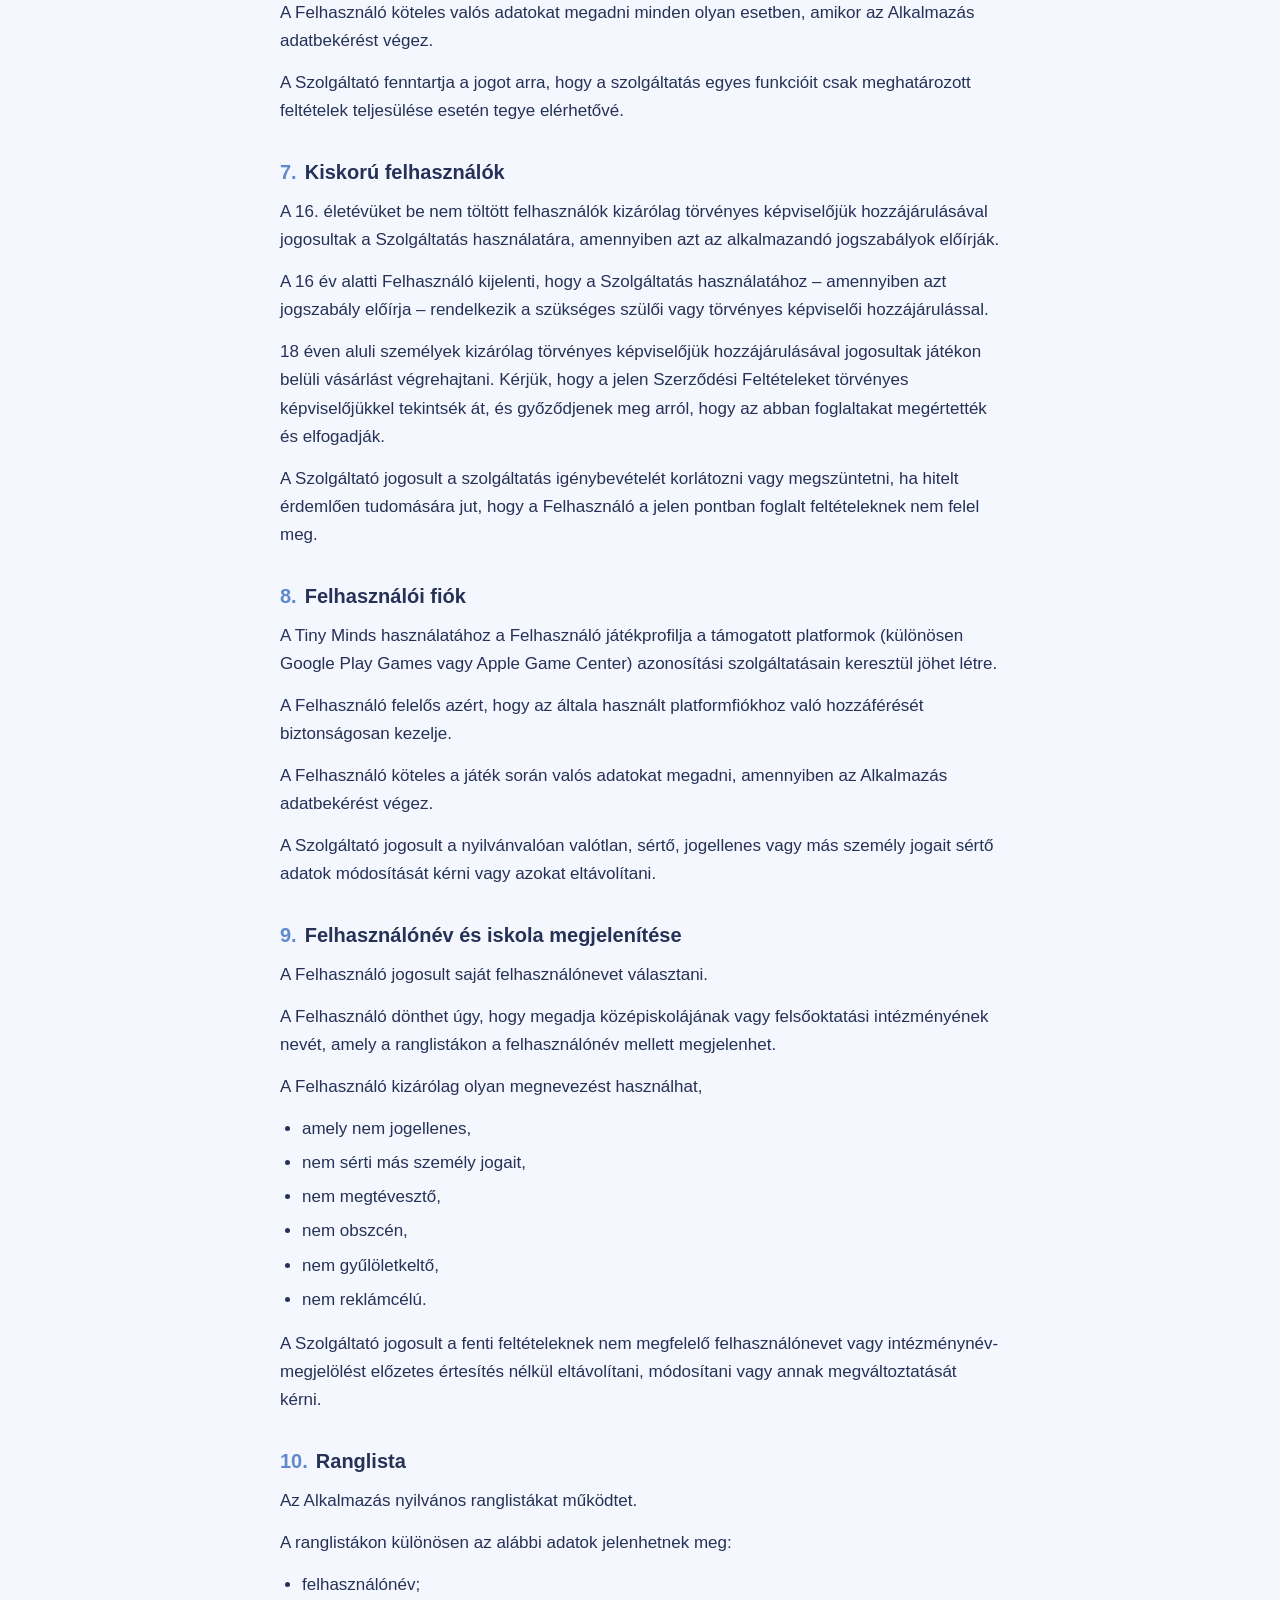
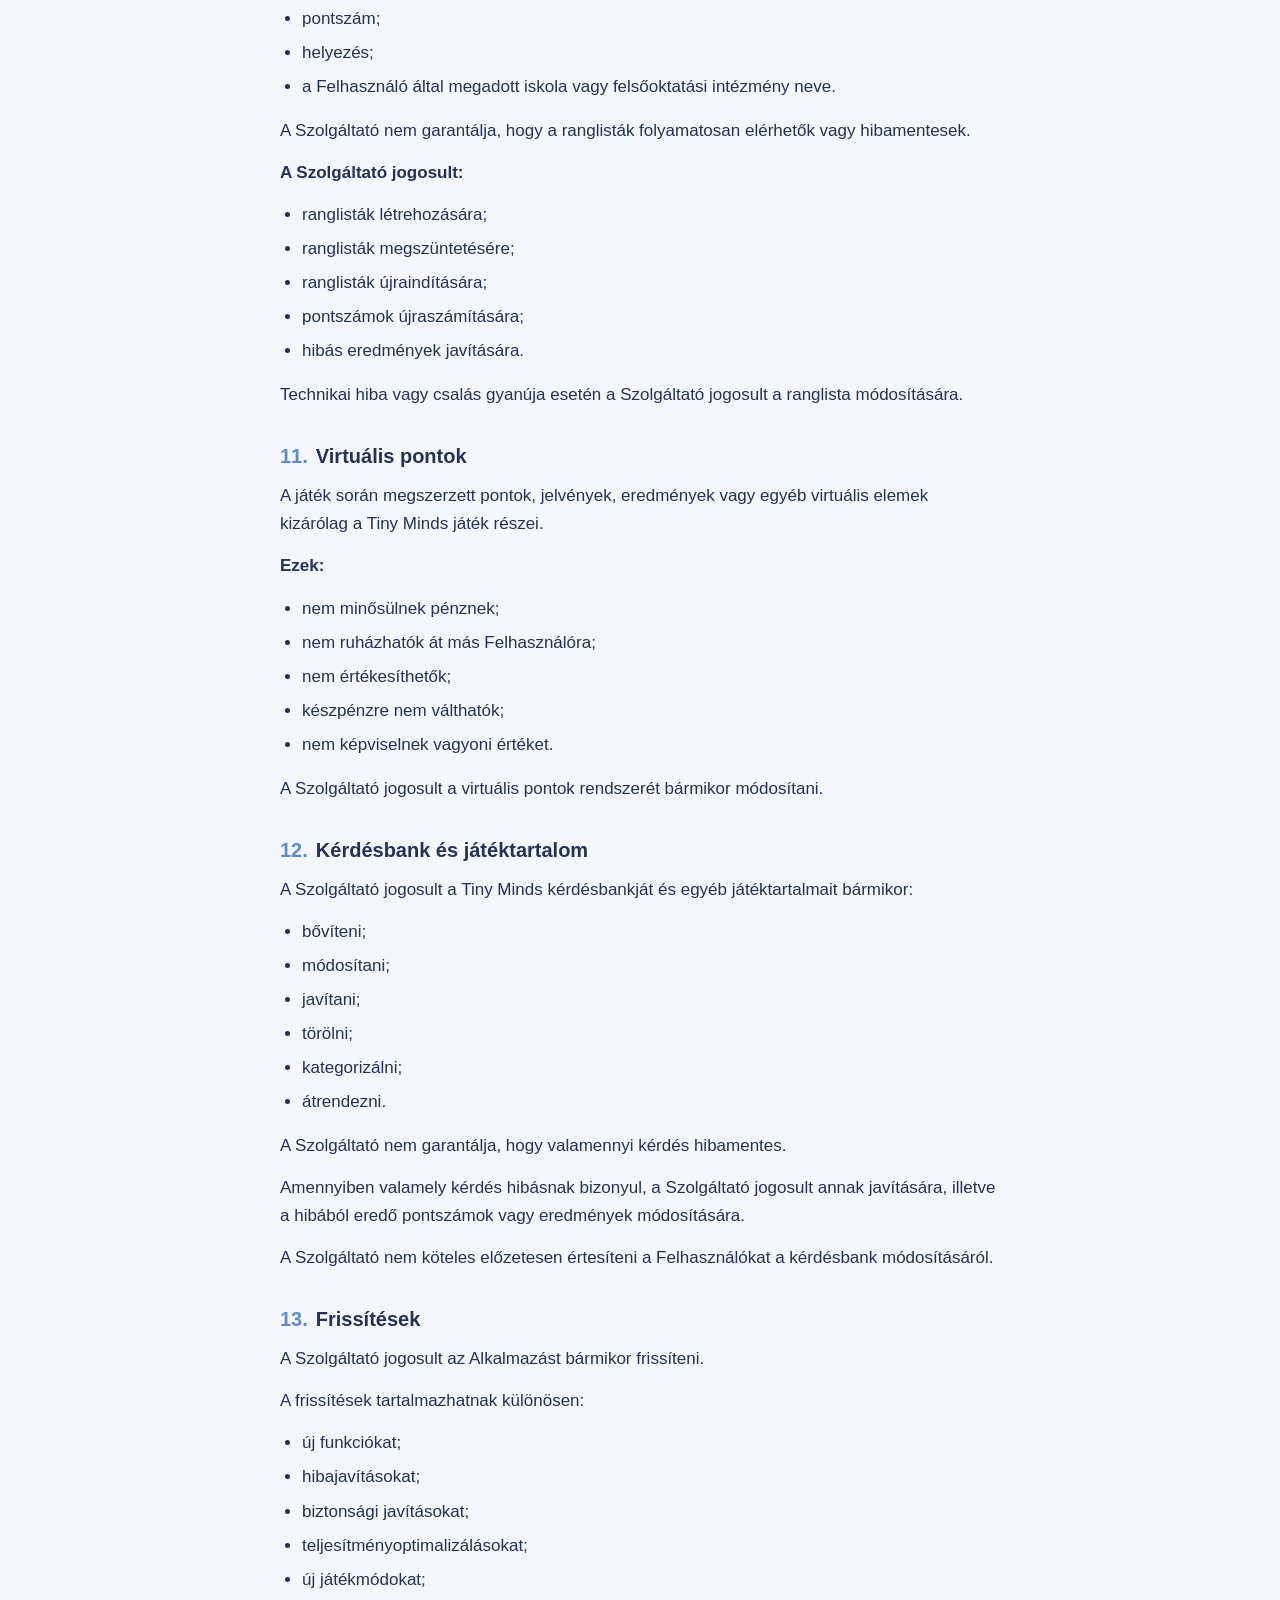
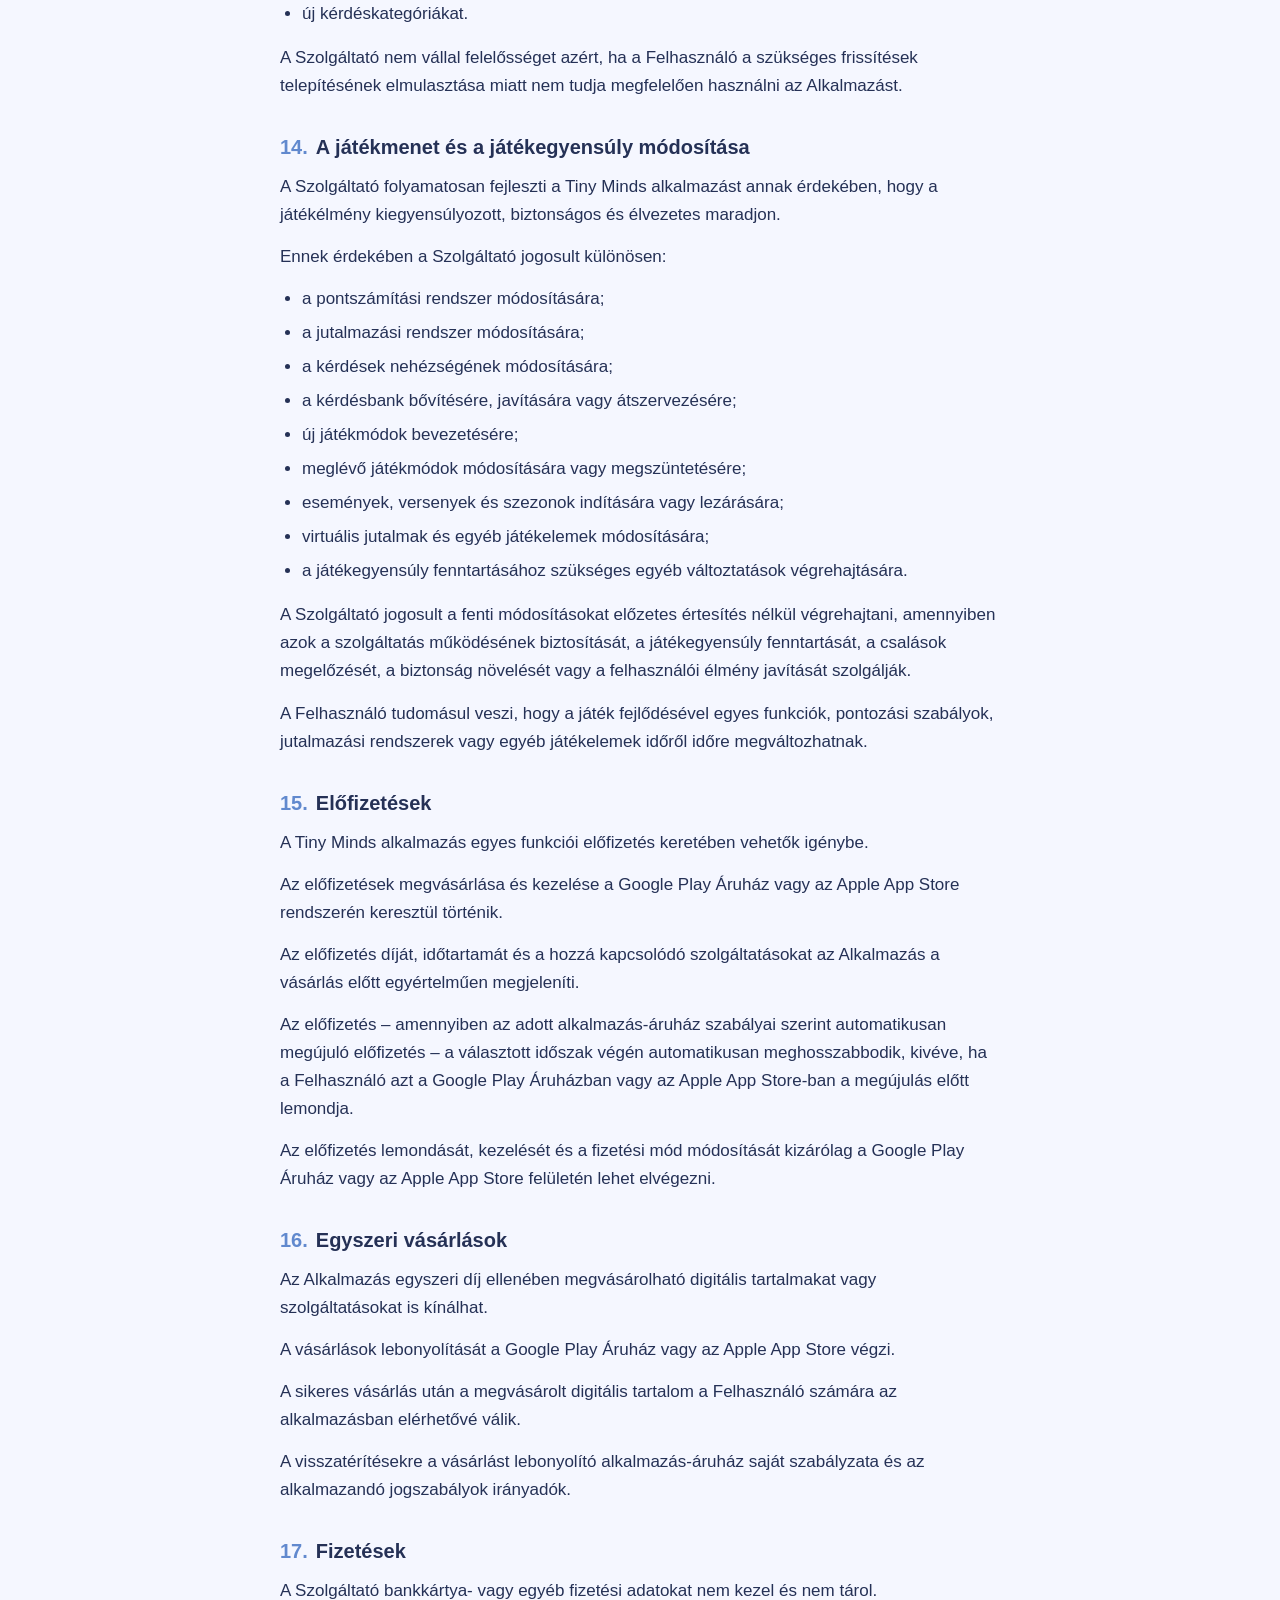
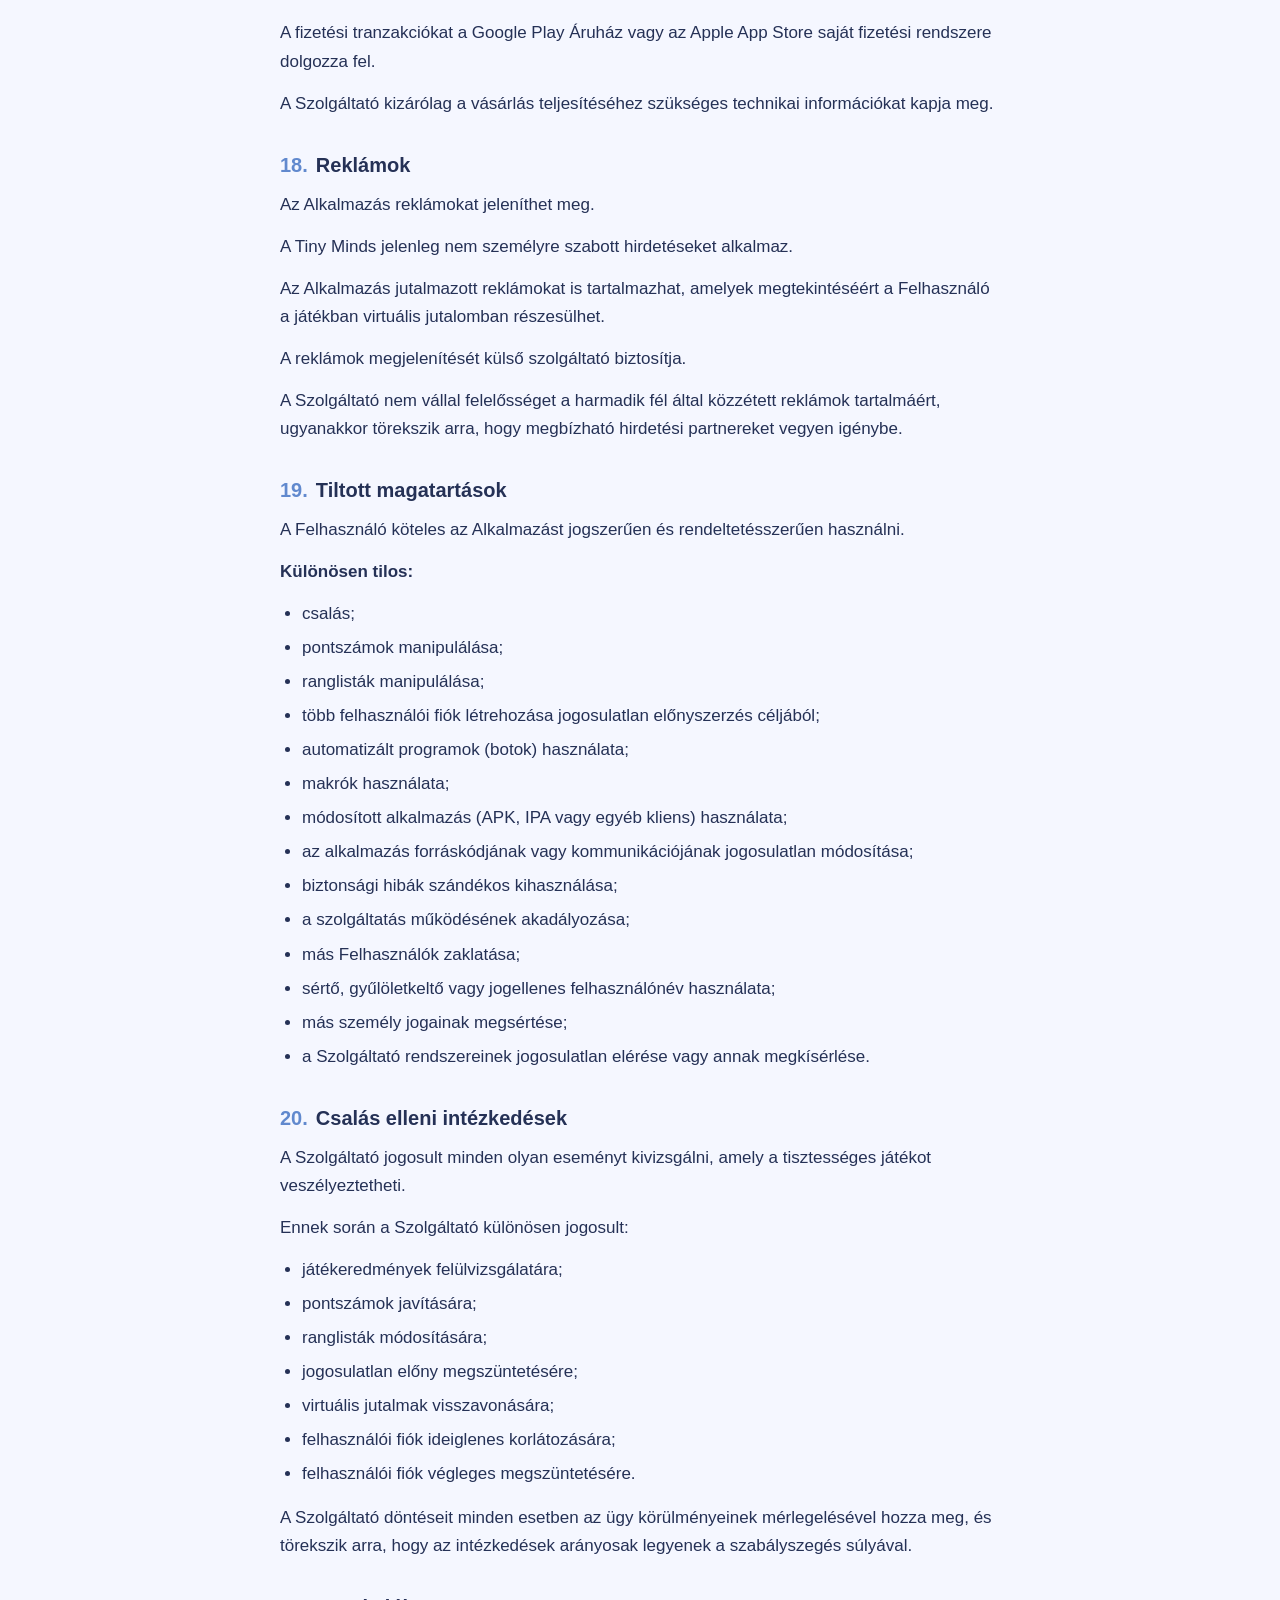
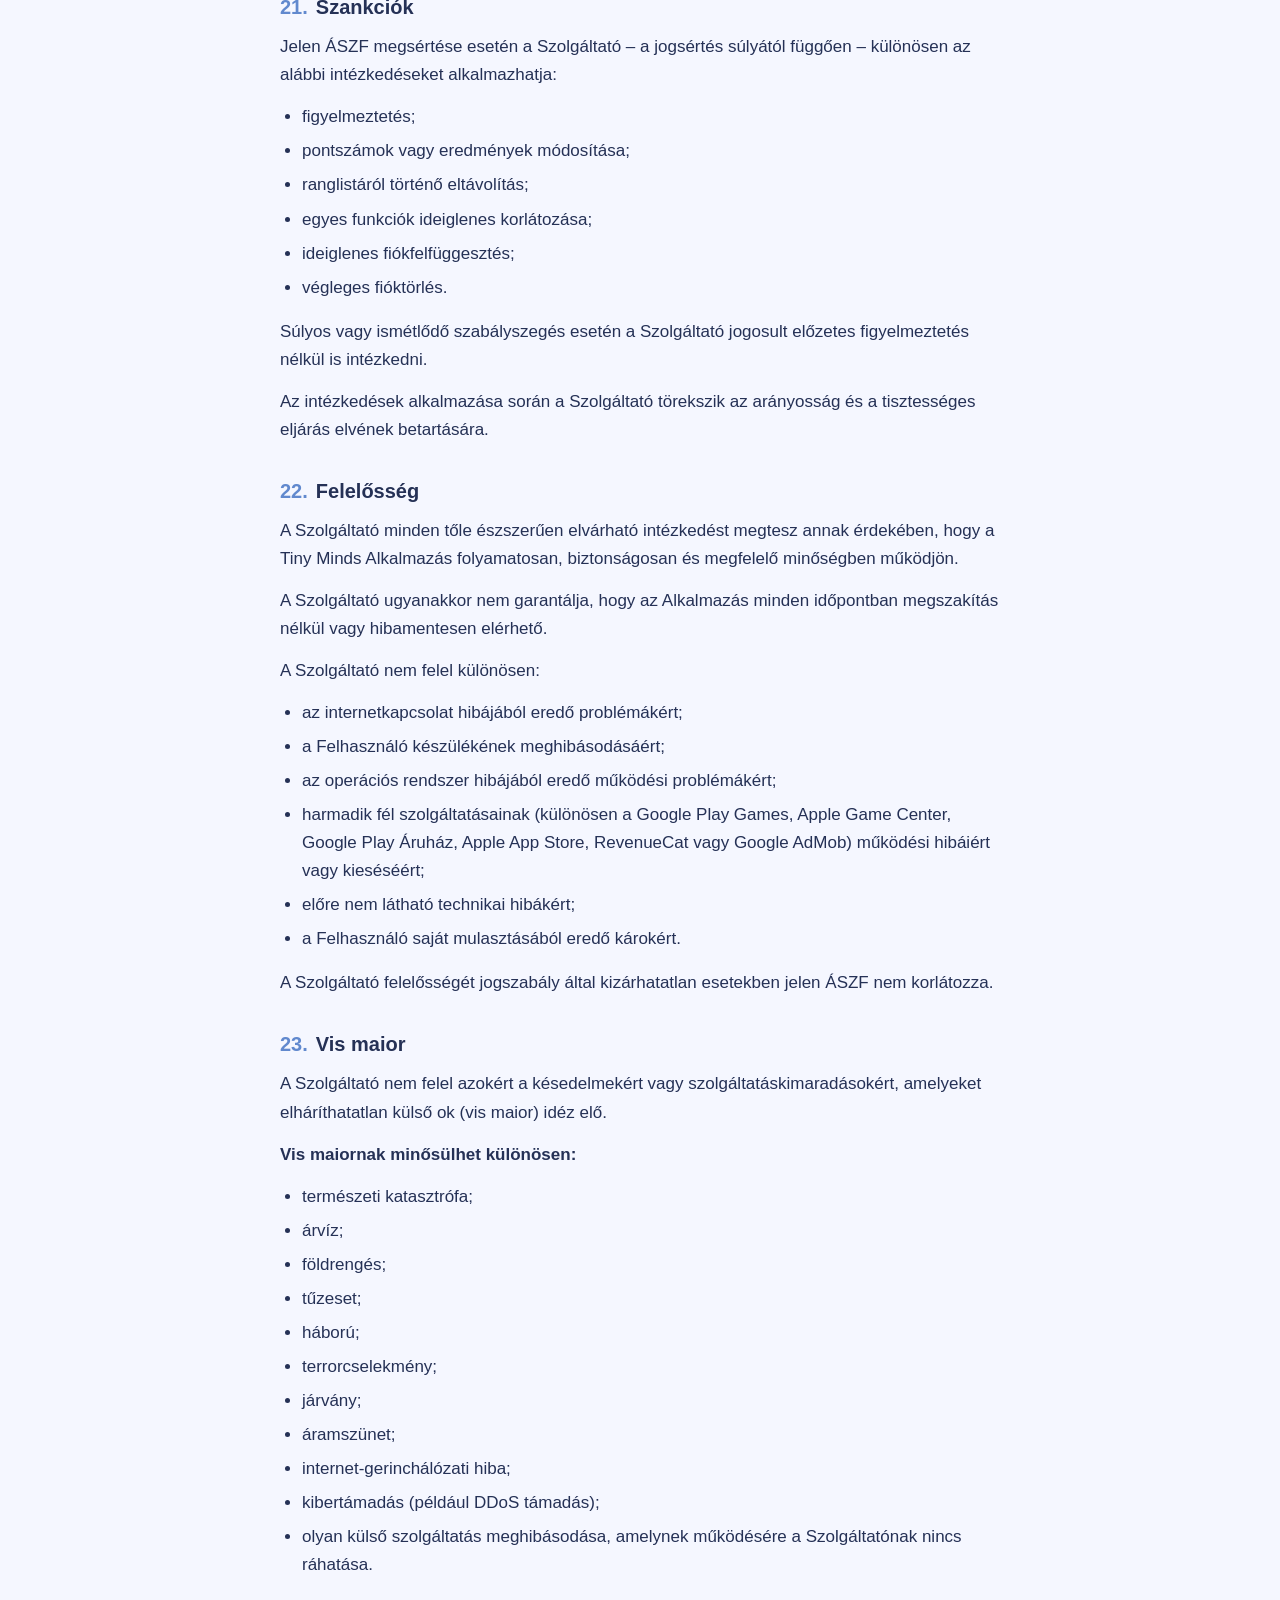
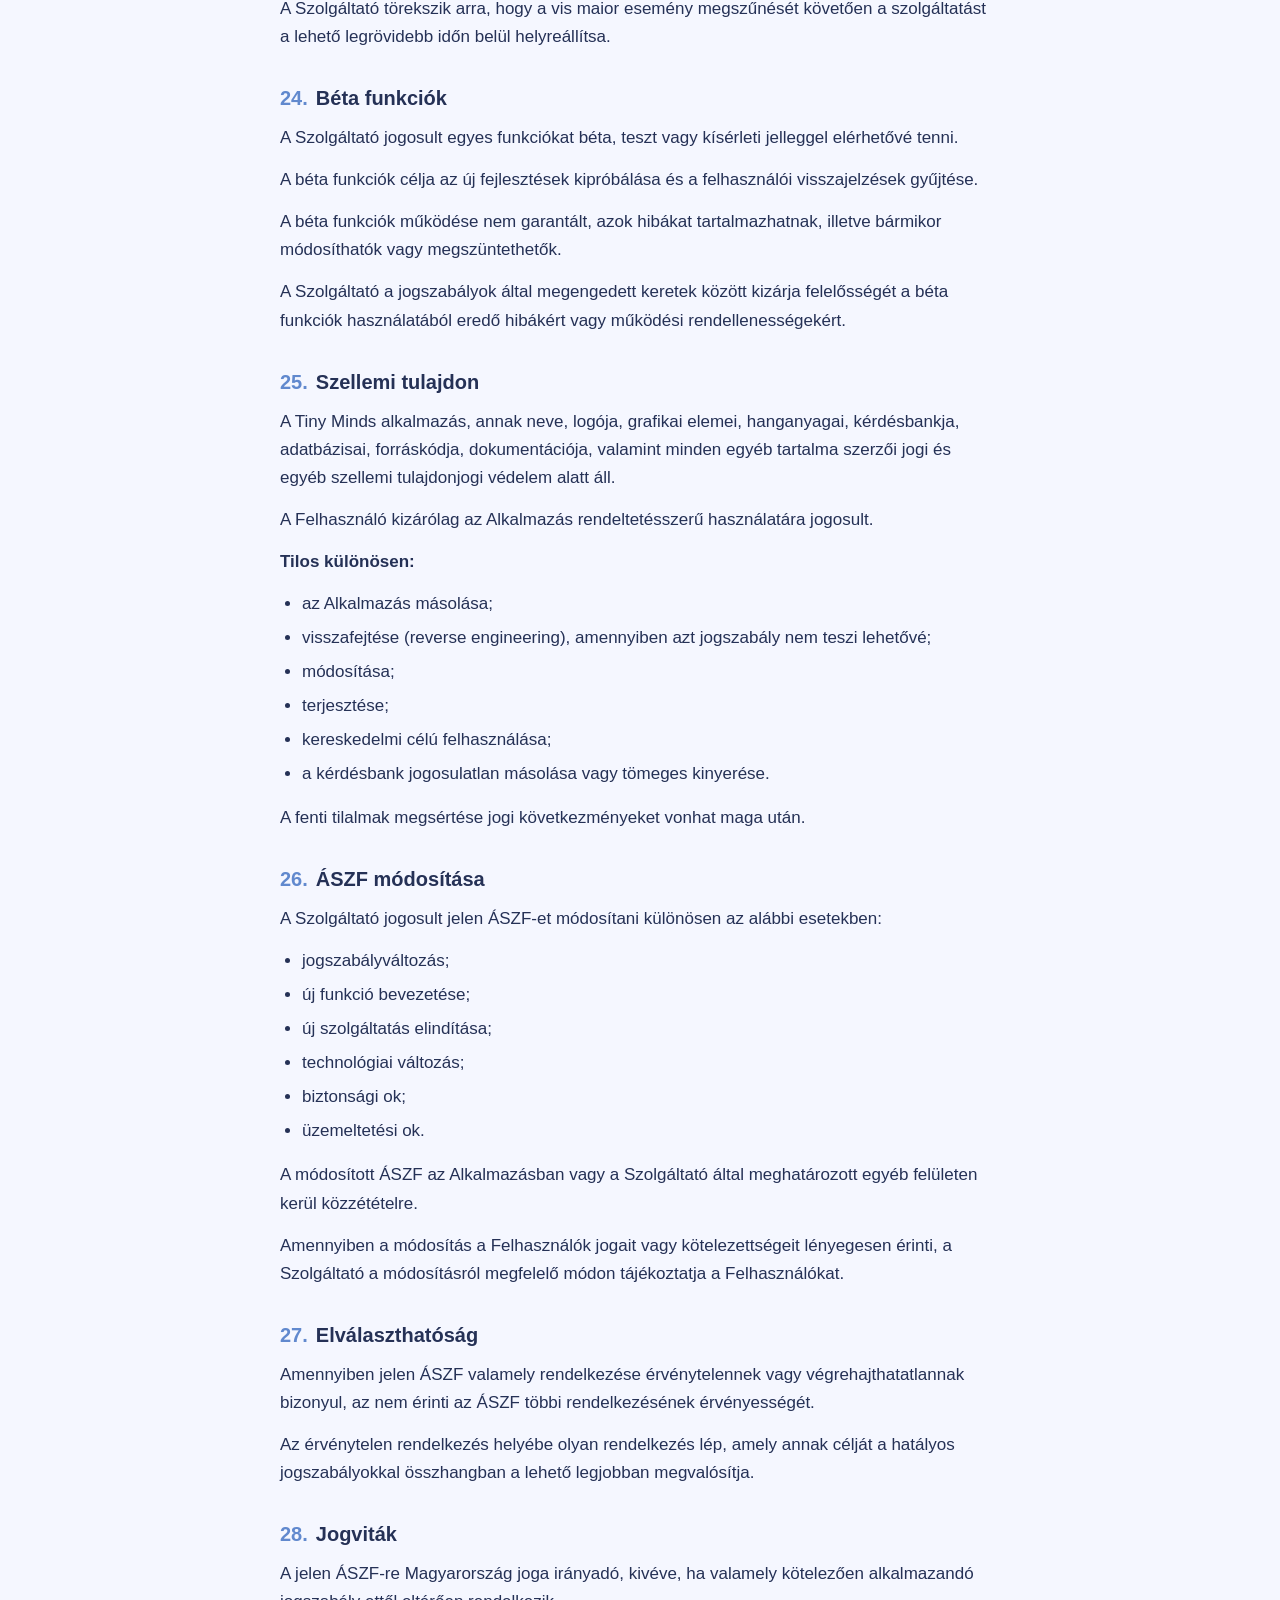
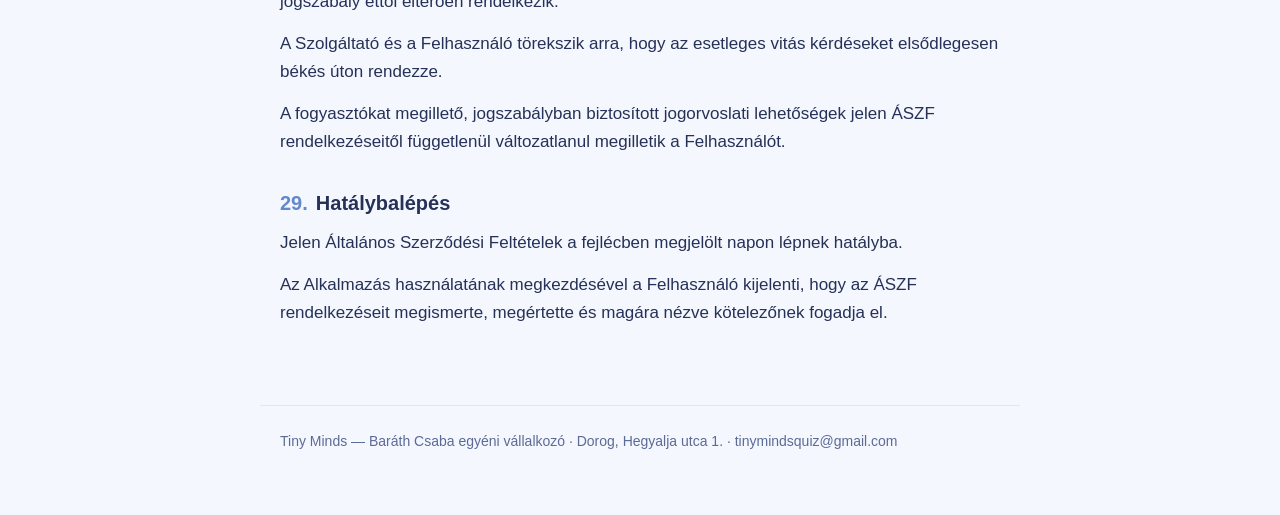
<file: hu/aszf.html>
<!DOCTYPE html>
<html lang="hu">
  <head>
    <meta charset="utf-8" />
    <meta name="viewport" content="width=device-width, initial-scale=1" />
    <title>Tiny Minds Általános Szerződési Feltételek (ÁSZF)</title>
    <meta name="description" content="Tiny Minds Általános Szerződési Feltételek (ÁSZF) — Tiny Minds" />
    <meta name="robots" content="index, follow" />
    <style>
:root{
  --navy:#344580; --blue:#6189CE; --light:#97ADE4; --card:#E4EAFF;
  --ink:#253156; --muted:#5b6b96; --bg:#f5f7ff; --surface:#ffffff; --rule:#dfe6fb;
}
@media (prefers-color-scheme: dark){
  :root{
    --ink:#e8edff; --muted:#9db0e0; --bg:#161d33; --surface:#1e2743;
    --card:#26314f; --rule:#33406a;
  }
}
*{box-sizing:border-box}
body{
  margin:0; background:var(--bg); color:var(--ink);
  font-family:-apple-system,BlinkMacSystemFont,"Segoe UI",Roboto,"Helvetica Neue",Arial,sans-serif;
  font-size:17px; line-height:1.65; -webkit-text-size-adjust:100%;
}
header.masthead{background:var(--navy); color:#fff; padding:28px 20px 24px}
header.masthead .wrap{max-width:760px; margin:0 auto}
header.masthead h1{margin:0 0 10px; font-size:26px; line-height:1.3; font-weight:700}
.meta{display:flex; flex-wrap:wrap; gap:8px 18px; margin:0; padding:0; list-style:none;
  font-size:14px; color:var(--light)}
.meta strong{color:#fff; font-weight:600}
.actions{display:flex; flex-wrap:wrap; gap:10px; margin-top:18px}
.actions a{
  display:inline-block; padding:9px 16px; border-radius:999px; text-decoration:none;
  font-size:14px; font-weight:600; background:rgba(255,255,255,.14); color:#fff;
  border:1px solid rgba(255,255,255,.28); line-height:1.4;
}
.actions a:hover{background:rgba(255,255,255,.24)}
main{max-width:760px; margin:0 auto; padding:0 20px 64px}
nav.toc{
  background:var(--surface); border:1px solid var(--rule); border-radius:14px;
  padding:18px 22px; margin:28px 0 8px;
}
nav.toc h2{margin:0 0 10px; font-size:15px; text-transform:uppercase;
  letter-spacing:.06em; color:var(--muted)}
nav.toc ol{margin:0; padding-left:20px; font-size:15px}
nav.toc li{margin:4px 0}
nav.toc li.sub{list-style:none; margin-left:-4px; font-size:14px}
nav.toc a{color:var(--ink); text-decoration:none}
nav.toc a:hover{text-decoration:underline}
section{padding-top:8px}
h2.section{font-size:20px; line-height:1.35; margin:34px 0 12px; color:var(--ink);
  scroll-margin-top:16px}
h3.section{font-size:17px; line-height:1.4; margin:24px 0 10px; color:var(--ink);
  scroll-margin-top:16px}
h2.section .num,h3.section .num{color:var(--blue); margin-right:.4em}
p{margin:0 0 14px}
ul{margin:0 0 16px; padding-left:22px}
li{margin:6px 0}
a{color:var(--blue)}
strong{font-weight:600}
footer{
  max-width:760px; margin:0 auto; padding:24px 20px 48px; border-top:1px solid var(--rule);
  color:var(--muted); font-size:14px;
}
footer a{color:var(--blue)}
@media (max-width:520px){
  body{font-size:16px}
  header.masthead h1{font-size:22px}
  h2.section{font-size:18px}
}
</style>
  </head>
  <body>
    <header class="masthead">
      <div class="wrap">
        <h1>Tiny Minds Általános Szerződési Feltételek (ÁSZF)</h1>
        <ul class="meta">
        <li><strong>Verzió:</strong> 1.0</li>
        <li><strong>Hatálybalépés:</strong> 2026. 06. 30.</li>
        <li><strong>Utolsó módosítás:</strong> 2026. 06. 30.</li>
        </ul>
        <div class="actions">
          <a href="aszf.pdf">PDF letöltése</a>
          <a href="../en/terms-and-conditions.html">English</a>
      <a href="adatkezelesi-tajekoztato.html">Adatkezelési tájékoztató</a>
        </div>
      </div>
    </header>
    <main>
      <nav class="toc">
        <h2>Tartalom</h2>
        <ol>
      <li class=""><a href="#s-1">Bevezetés</a></li>
      <li class=""><a href="#s-2">A Szolgáltató adatai</a></li>
      <li class=""><a href="#s-3">Fogalommeghatározások</a></li>
      <li class=""><a href="#s-4">Az Alkalmazás célja</a></li>
      <li class=""><a href="#s-5">A szerződés létrejötte</a></li>
      <li class=""><a href="#s-6">A szolgáltatás igénybevételének feltételei</a></li>
      <li class=""><a href="#s-7">Kiskorú felhasználók</a></li>
      <li class=""><a href="#s-8">Felhasználói fiók</a></li>
      <li class=""><a href="#s-9">Felhasználónév és iskola megjelenítése</a></li>
      <li class=""><a href="#s-10">Ranglista</a></li>
      <li class=""><a href="#s-11">Virtuális pontok</a></li>
      <li class=""><a href="#s-12">Kérdésbank és játéktartalom</a></li>
      <li class=""><a href="#s-13">Frissítések</a></li>
      <li class=""><a href="#s-14">A játékmenet és a játékegyensúly módosítása</a></li>
      <li class=""><a href="#s-15">Előfizetések</a></li>
      <li class=""><a href="#s-16">Egyszeri vásárlások</a></li>
      <li class=""><a href="#s-17">Fizetések</a></li>
      <li class=""><a href="#s-18">Reklámok</a></li>
      <li class=""><a href="#s-19">Tiltott magatartások</a></li>
      <li class=""><a href="#s-20">Csalás elleni intézkedések</a></li>
      <li class=""><a href="#s-21">Szankciók</a></li>
      <li class=""><a href="#s-22">Felelősség</a></li>
      <li class=""><a href="#s-23">Vis maior</a></li>
      <li class=""><a href="#s-24">Béta funkciók</a></li>
      <li class=""><a href="#s-25">Szellemi tulajdon</a></li>
      <li class=""><a href="#s-26">ÁSZF módosítása</a></li>
      <li class=""><a href="#s-27">Elválaszthatóság</a></li>
      <li class=""><a href="#s-28">Jogviták</a></li>
      <li class=""><a href="#s-29">Hatálybalépés</a></li>
        </ol>
      </nav>
      <section>
      <h2 class="section" id="s-1"><span class="num">1.</span>Bevezetés</h2>
      <p>Jelen Általános Szerződési Feltételek (a továbbiakban: ÁSZF) szabályozzák a Tiny Minds mobilalkalmazás (a továbbiakban: Alkalmazás) használatának feltételeit.</p>
      <p>Az ÁSZF célja, hogy meghatározza az Alkalmazást üzemeltető és a Felhasználók jogait és kötelezettségeit, valamint a Szolgáltatás igénybevételének szabályait.</p>
      <p>Az Alkalmazás használatának megkezdésével a Felhasználó kijelenti, hogy jelen ÁSZF rendelkezéseit megismerte, megértette és magára nézve kötelezőnek fogadja el.</p>
      <h2 class="section" id="s-2"><span class="num">2.</span>A Szolgáltató adatai</h2>
      <p><strong>Szolgáltató:</strong></p>
      <p>Baráth Csaba egyéni vállalkozó</p>
      <p><strong>Székhely:</strong></p>
      <p>Dorog, Hegyalja utca 1.</p>
      <p><strong>E-mail:</strong></p>
      <p><a href="mailto:tinymindsquiz@gmail.com">tinymindsquiz@gmail.com</a></p>
      <p><strong>Adószám:</strong></p>
      <p>56467545-1-31</p>
      <p>A Szolgáltató biztosítja a Tiny Minds alkalmazás működését és üzemeltetését.</p>
      <h2 class="section" id="s-3"><span class="num">3.</span>Fogalommeghatározások</h2>
      <p><strong>Jelen ÁSZF alkalmazásában:</strong></p>
      <p><strong>Alkalmazás:</strong> a Tiny Minds elnevezésű mobiltelefonos kvízjáték.</p>
      <p><strong>Szolgáltató:</strong> az Alkalmazást üzemeltető természetes személy vagy egyéni vállalkozó.</p>
      <p><strong>Felhasználó:</strong> minden olyan természetes személy, aki az Alkalmazást használja.</p>
      <p><strong>Felhasználói fiók:</strong> a Felhasználóhoz kapcsolódó játékprofil, amely tartalmazza a játékállást, pontszámokat, statisztikákat és egyéb adatokat.</p>
      <p><strong>Ranglista:</strong> az Alkalmazásban közzétett pontszámok és eredmények összesítése.</p>
      <p><strong>Virtuális pontok:</strong> a játék során megszerezhető digitális pontok, amelyek kizárólag a játék részei, készpénzre nem válthatók át és vagyoni értékkel nem rendelkeznek.</p>
      <p><strong>Előfizetés:</strong> az Alkalmazáson belül megvásárolható, automatikusan megújuló szolgáltatás.</p>
      <p><strong>Egyszeri vásárlás:</strong> az Alkalmazáson belül egyszeri díj ellenében megvásárolható digitális tartalom vagy funkció.</p>
      <h2 class="section" id="s-4"><span class="num">4.</span>Az Alkalmazás célja</h2>
      <p>A Tiny Minds egy tudásalapú mobiltelefonos kvízjáték.</p>
      <p>Az Alkalmazás lehetőséget biztosít többek között:</p>
      <ul>
        <li>kvízkérdések megválaszolására;</li>
        <li>pontok gyűjtésére;</li>
        <li>játékstatisztikák vezetésére;</li>
        <li>nyilvános ranglistákban való részvételre;</li>
        <li>alkalmazáson belüli előfizetések használatára;</li>
        <li>egyszeri vásárlásokra;</li>
        <li>jutalmazott reklámok megtekintésére.</li>
      </ul>
      <p>A Szolgáltató jogosult az Alkalmazás funkcióit bármikor módosítani, bővíteni vagy megszüntetni.</p>
      <h2 class="section" id="s-5"><span class="num">5.</span>A szerződés létrejötte</h2>
      <p>A Felhasználó és a Szolgáltató közötti szerződés az Alkalmazás első használatával és jelen ÁSZF elfogadásával jön létre.</p>
      <p>A szerződés elektronikus úton létrejött szerződésnek minősül.</p>
      <p>Az ÁSZF elfogadása nélkül az Alkalmazás nem használható.</p>
      <h2 class="section" id="s-6"><span class="num">6.</span>A szolgáltatás igénybevételének feltételei</h2>
      <p>Az Alkalmazás használata önkéntes.</p>
      <p>A Felhasználó köteles az Alkalmazást rendeltetésszerűen használni.</p>
      <p>A Felhasználó köteles valós adatokat megadni minden olyan esetben, amikor az Alkalmazás adatbekérést végez.</p>
      <p>A Szolgáltató fenntartja a jogot arra, hogy a szolgáltatás egyes funkcióit csak meghatározott feltételek teljesülése esetén tegye elérhetővé.</p>
      <h2 class="section" id="s-7"><span class="num">7.</span>Kiskorú felhasználók</h2>
      <p>A 16. életévüket be nem töltött felhasználók kizárólag törvényes képviselőjük hozzájárulásával jogosultak a Szolgáltatás használatára, amennyiben azt az alkalmazandó jogszabályok előírják.</p>
      <p>A 16 év alatti Felhasználó kijelenti, hogy a Szolgáltatás használatához – amennyiben azt jogszabály előírja – rendelkezik a szükséges szülői vagy törvényes képviselői hozzájárulással.</p>
      <p>18 éven aluli személyek kizárólag törvényes képviselőjük hozzájárulásával jogosultak játékon belüli vásárlást végrehajtani. Kérjük, hogy a jelen Szerződési Feltételeket törvényes képviselőjükkel tekintsék át, és győződjenek meg arról, hogy az abban foglaltakat megértették és elfogadják.</p>
      <p>A Szolgáltató jogosult a szolgáltatás igénybevételét korlátozni vagy megszüntetni, ha hitelt érdemlően tudomására jut, hogy a Felhasználó a jelen pontban foglalt feltételeknek nem felel meg.</p>
      <h2 class="section" id="s-8"><span class="num">8.</span>Felhasználói fiók</h2>
      <p>A Tiny Minds használatához a Felhasználó játékprofilja a támogatott platformok (különösen Google Play Games vagy Apple Game Center) azonosítási szolgáltatásain keresztül jöhet létre.</p>
      <p>A Felhasználó felelős azért, hogy az általa használt platformfiókhoz való hozzáférését biztonságosan kezelje.</p>
      <p>A Felhasználó köteles a játék során valós adatokat megadni, amennyiben az Alkalmazás adatbekérést végez.</p>
      <p>A Szolgáltató jogosult a nyilvánvalóan valótlan, sértő, jogellenes vagy más személy jogait sértő adatok módosítását kérni vagy azokat eltávolítani.</p>
      <h2 class="section" id="s-9"><span class="num">9.</span>Felhasználónév és iskola megjelenítése</h2>
      <p>A Felhasználó jogosult saját felhasználónevet választani.</p>
      <p>A Felhasználó dönthet úgy, hogy megadja középiskolájának vagy felsőoktatási intézményének nevét, amely a ranglistákon a felhasználónév mellett megjelenhet.</p>
      <p>A Felhasználó kizárólag olyan megnevezést használhat,</p>
      <ul>
        <li>amely nem jogellenes,</li>
        <li>nem sérti más személy jogait,</li>
        <li>nem megtévesztő,</li>
        <li>nem obszcén,</li>
        <li>nem gyűlöletkeltő,</li>
        <li>nem reklámcélú.</li>
      </ul>
      <p>A Szolgáltató jogosult a fenti feltételeknek nem megfelelő felhasználónevet vagy intézménynév-megjelölést előzetes értesítés nélkül eltávolítani, módosítani vagy annak megváltoztatását kérni.</p>
      <h2 class="section" id="s-10"><span class="num">10.</span>Ranglista</h2>
      <p>Az Alkalmazás nyilvános ranglistákat működtet.</p>
      <p>A ranglistákon különösen az alábbi adatok jelenhetnek meg:</p>
      <ul>
        <li>felhasználónév;</li>
        <li>pontszám;</li>
        <li>helyezés;</li>
        <li>a Felhasználó által megadott iskola vagy felsőoktatási intézmény neve.</li>
      </ul>
      <p>A Szolgáltató nem garantálja, hogy a ranglisták folyamatosan elérhetők vagy hibamentesek.</p>
      <p><strong>A Szolgáltató jogosult:</strong></p>
      <ul>
        <li>ranglisták létrehozására;</li>
        <li>ranglisták megszüntetésére;</li>
        <li>ranglisták újraindítására;</li>
        <li>pontszámok újraszámítására;</li>
        <li>hibás eredmények javítására.</li>
      </ul>
      <p>Technikai hiba vagy csalás gyanúja esetén a Szolgáltató jogosult a ranglista módosítására.</p>
      <h2 class="section" id="s-11"><span class="num">11.</span>Virtuális pontok</h2>
      <p>A játék során megszerzett pontok, jelvények, eredmények vagy egyéb virtuális elemek kizárólag a Tiny Minds játék részei.</p>
      <p><strong>Ezek:</strong></p>
      <ul>
        <li>nem minősülnek pénznek;</li>
        <li>nem ruházhatók át más Felhasználóra;</li>
        <li>nem értékesíthetők;</li>
        <li>készpénzre nem válthatók;</li>
        <li>nem képviselnek vagyoni értéket.</li>
      </ul>
      <p>A Szolgáltató jogosult a virtuális pontok rendszerét bármikor módosítani.</p>
      <h2 class="section" id="s-12"><span class="num">12.</span>Kérdésbank és játéktartalom</h2>
      <p>A Szolgáltató jogosult a Tiny Minds kérdésbankját és egyéb játéktartalmait bármikor:</p>
      <ul>
        <li>bővíteni;</li>
        <li>módosítani;</li>
        <li>javítani;</li>
        <li>törölni;</li>
        <li>kategorizálni;</li>
        <li>átrendezni.</li>
      </ul>
      <p>A Szolgáltató nem garantálja, hogy valamennyi kérdés hibamentes.</p>
      <p>Amennyiben valamely kérdés hibásnak bizonyul, a Szolgáltató jogosult annak javítására, illetve a hibából eredő pontszámok vagy eredmények módosítására.</p>
      <p>A Szolgáltató nem köteles előzetesen értesíteni a Felhasználókat a kérdésbank módosításáról.</p>
      <h2 class="section" id="s-13"><span class="num">13.</span>Frissítések</h2>
      <p>A Szolgáltató jogosult az Alkalmazást bármikor frissíteni.</p>
      <p>A frissítések tartalmazhatnak különösen:</p>
      <ul>
        <li>új funkciókat;</li>
        <li>hibajavításokat;</li>
        <li>biztonsági javításokat;</li>
        <li>teljesítményoptimalizálásokat;</li>
        <li>új játékmódokat;</li>
        <li>új kérdéskategóriákat.</li>
      </ul>
      <p>A Szolgáltató nem vállal felelősséget azért, ha a Felhasználó a szükséges frissítések telepítésének elmulasztása miatt nem tudja megfelelően használni az Alkalmazást.</p>
      <h2 class="section" id="s-14"><span class="num">14.</span>A játékmenet és a játékegyensúly módosítása</h2>
      <p>A Szolgáltató folyamatosan fejleszti a Tiny Minds alkalmazást annak érdekében, hogy a játékélmény kiegyensúlyozott, biztonságos és élvezetes maradjon.</p>
      <p>Ennek érdekében a Szolgáltató jogosult különösen:</p>
      <ul>
        <li>a pontszámítási rendszer módosítására;</li>
        <li>a jutalmazási rendszer módosítására;</li>
        <li>a kérdések nehézségének módosítására;</li>
        <li>a kérdésbank bővítésére, javítására vagy átszervezésére;</li>
        <li>új játékmódok bevezetésére;</li>
        <li>meglévő játékmódok módosítására vagy megszüntetésére;</li>
        <li>események, versenyek és szezonok indítására vagy lezárására;</li>
        <li>virtuális jutalmak és egyéb játékelemek módosítására;</li>
        <li>a játékegyensúly fenntartásához szükséges egyéb változtatások végrehajtására.</li>
      </ul>
      <p>A Szolgáltató jogosult a fenti módosításokat előzetes értesítés nélkül végrehajtani, amennyiben azok a szolgáltatás működésének biztosítását, a játékegyensúly fenntartását, a csalások megelőzését, a biztonság növelését vagy a felhasználói élmény javítását szolgálják.</p>
      <p>A Felhasználó tudomásul veszi, hogy a játék fejlődésével egyes funkciók, pontozási szabályok, jutalmazási rendszerek vagy egyéb játékelemek időről időre megváltozhatnak.</p>
      <h2 class="section" id="s-15"><span class="num">15.</span>Előfizetések</h2>
      <p>A Tiny Minds alkalmazás egyes funkciói előfizetés keretében vehetők igénybe.</p>
      <p>Az előfizetések megvásárlása és kezelése a Google Play Áruház vagy az Apple App Store rendszerén keresztül történik.</p>
      <p>Az előfizetés díját, időtartamát és a hozzá kapcsolódó szolgáltatásokat az Alkalmazás a vásárlás előtt egyértelműen megjeleníti.</p>
      <p>Az előfizetés – amennyiben az adott alkalmazás-áruház szabályai szerint automatikusan megújuló előfizetés – a választott időszak végén automatikusan meghosszabbodik, kivéve, ha a Felhasználó azt a Google Play Áruházban vagy az Apple App Store-ban a megújulás előtt lemondja.</p>
      <p>Az előfizetés lemondását, kezelését és a fizetési mód módosítását kizárólag a Google Play Áruház vagy az Apple App Store felületén lehet elvégezni.</p>
      <h2 class="section" id="s-16"><span class="num">16.</span>Egyszeri vásárlások</h2>
      <p>Az Alkalmazás egyszeri díj ellenében megvásárolható digitális tartalmakat vagy szolgáltatásokat is kínálhat.</p>
      <p>A vásárlások lebonyolítását a Google Play Áruház vagy az Apple App Store végzi.</p>
      <p>A sikeres vásárlás után a megvásárolt digitális tartalom a Felhasználó számára az alkalmazásban elérhetővé válik.</p>
      <p>A visszatérítésekre a vásárlást lebonyolító alkalmazás-áruház saját szabályzata és az alkalmazandó jogszabályok irányadók.</p>
      <h2 class="section" id="s-17"><span class="num">17.</span>Fizetések</h2>
      <p>A Szolgáltató bankkártya- vagy egyéb fizetési adatokat nem kezel és nem tárol.</p>
      <p>A fizetési tranzakciókat a Google Play Áruház vagy az Apple App Store saját fizetési rendszere dolgozza fel.</p>
      <p>A Szolgáltató kizárólag a vásárlás teljesítéséhez szükséges technikai információkat kapja meg.</p>
      <h2 class="section" id="s-18"><span class="num">18.</span>Reklámok</h2>
      <p>Az Alkalmazás reklámokat jeleníthet meg.</p>
      <p>A Tiny Minds jelenleg nem személyre szabott hirdetéseket alkalmaz.</p>
      <p>Az Alkalmazás jutalmazott reklámokat is tartalmazhat, amelyek megtekintéséért a Felhasználó a játékban virtuális jutalomban részesülhet.</p>
      <p>A reklámok megjelenítését külső szolgáltató biztosítja.</p>
      <p>A Szolgáltató nem vállal felelősséget a harmadik fél által közzétett reklámok tartalmáért, ugyanakkor törekszik arra, hogy megbízható hirdetési partnereket vegyen igénybe.</p>
      <h2 class="section" id="s-19"><span class="num">19.</span>Tiltott magatartások</h2>
      <p>A Felhasználó köteles az Alkalmazást jogszerűen és rendeltetésszerűen használni.</p>
      <p><strong>Különösen tilos:</strong></p>
      <ul>
        <li>csalás;</li>
        <li>pontszámok manipulálása;</li>
        <li>ranglisták manipulálása;</li>
        <li>több felhasználói fiók létrehozása jogosulatlan előnyszerzés céljából;</li>
        <li>automatizált programok (botok) használata;</li>
        <li>makrók használata;</li>
        <li>módosított alkalmazás (APK, IPA vagy egyéb kliens) használata;</li>
        <li>az alkalmazás forráskódjának vagy kommunikációjának jogosulatlan módosítása;</li>
        <li>biztonsági hibák szándékos kihasználása;</li>
        <li>a szolgáltatás működésének akadályozása;</li>
        <li>más Felhasználók zaklatása;</li>
        <li>sértő, gyűlöletkeltő vagy jogellenes felhasználónév használata;</li>
        <li>más személy jogainak megsértése;</li>
        <li>a Szolgáltató rendszereinek jogosulatlan elérése vagy annak megkísérlése.</li>
      </ul>
      <h2 class="section" id="s-20"><span class="num">20.</span>Csalás elleni intézkedések</h2>
      <p>A Szolgáltató jogosult minden olyan eseményt kivizsgálni, amely a tisztességes játékot veszélyeztetheti.</p>
      <p>Ennek során a Szolgáltató különösen jogosult:</p>
      <ul>
        <li>játékeredmények felülvizsgálatára;</li>
        <li>pontszámok javítására;</li>
        <li>ranglisták módosítására;</li>
        <li>jogosulatlan előny megszüntetésére;</li>
        <li>virtuális jutalmak visszavonására;</li>
        <li>felhasználói fiók ideiglenes korlátozására;</li>
        <li>felhasználói fiók végleges megszüntetésére.</li>
      </ul>
      <p>A Szolgáltató döntéseit minden esetben az ügy körülményeinek mérlegelésével hozza meg, és törekszik arra, hogy az intézkedések arányosak legyenek a szabályszegés súlyával.</p>
      <h2 class="section" id="s-21"><span class="num">21.</span>Szankciók</h2>
      <p>Jelen ÁSZF megsértése esetén a Szolgáltató – a jogsértés súlyától függően – különösen az alábbi intézkedéseket alkalmazhatja:</p>
      <ul>
        <li>figyelmeztetés;</li>
        <li>pontszámok vagy eredmények módosítása;</li>
        <li>ranglistáról történő eltávolítás;</li>
        <li>egyes funkciók ideiglenes korlátozása;</li>
        <li>ideiglenes fiókfelfüggesztés;</li>
        <li>végleges fióktörlés.</li>
      </ul>
      <p>Súlyos vagy ismétlődő szabályszegés esetén a Szolgáltató jogosult előzetes figyelmeztetés nélkül is intézkedni.</p>
      <p>Az intézkedések alkalmazása során a Szolgáltató törekszik az arányosság és a tisztességes eljárás elvének betartására.</p>
      <h2 class="section" id="s-22"><span class="num">22.</span>Felelősség</h2>
      <p>A Szolgáltató minden tőle észszerűen elvárható intézkedést megtesz annak érdekében, hogy a Tiny Minds Alkalmazás folyamatosan, biztonságosan és megfelelő minőségben működjön.</p>
      <p>A Szolgáltató ugyanakkor nem garantálja, hogy az Alkalmazás minden időpontban megszakítás nélkül vagy hibamentesen elérhető.</p>
      <p>A Szolgáltató nem felel különösen:</p>
      <ul>
        <li>az internetkapcsolat hibájából eredő problémákért;</li>
        <li>a Felhasználó készülékének meghibásodásáért;</li>
        <li>az operációs rendszer hibájából eredő működési problémákért;</li>
        <li>harmadik fél szolgáltatásainak (különösen a Google Play Games, Apple Game Center, Google Play Áruház, Apple App Store, RevenueCat vagy Google AdMob) működési hibáiért vagy kieséséért;</li>
        <li>előre nem látható technikai hibákért;</li>
        <li>a Felhasználó saját mulasztásából eredő károkért.</li>
      </ul>
      <p>A Szolgáltató felelősségét jogszabály által kizárhatatlan esetekben jelen ÁSZF nem korlátozza.</p>
      <h2 class="section" id="s-23"><span class="num">23.</span>Vis maior</h2>
      <p>A Szolgáltató nem felel azokért a késedelmekért vagy szolgáltatáskimaradásokért, amelyeket elháríthatatlan külső ok (vis maior) idéz elő.</p>
      <p><strong>Vis maiornak minősülhet különösen:</strong></p>
      <ul>
        <li>természeti katasztrófa;</li>
        <li>árvíz;</li>
        <li>földrengés;</li>
        <li>tűzeset;</li>
        <li>háború;</li>
        <li>terrorcselekmény;</li>
        <li>járvány;</li>
        <li>áramszünet;</li>
        <li>internet-gerinchálózati hiba;</li>
        <li>kibertámadás (például DDoS támadás);</li>
        <li>olyan külső szolgáltatás meghibásodása, amelynek működésére a Szolgáltatónak nincs ráhatása.</li>
      </ul>
      <p>A Szolgáltató törekszik arra, hogy a vis maior esemény megszűnését követően a szolgáltatást a lehető legrövidebb időn belül helyreállítsa.</p>
      <h2 class="section" id="s-24"><span class="num">24.</span>Béta funkciók</h2>
      <p>A Szolgáltató jogosult egyes funkciókat béta, teszt vagy kísérleti jelleggel elérhetővé tenni.</p>
      <p>A béta funkciók célja az új fejlesztések kipróbálása és a felhasználói visszajelzések gyűjtése.</p>
      <p>A béta funkciók működése nem garantált, azok hibákat tartalmazhatnak, illetve bármikor módosíthatók vagy megszüntethetők.</p>
      <p>A Szolgáltató a jogszabályok által megengedett keretek között kizárja felelősségét a béta funkciók használatából eredő hibákért vagy működési rendellenességekért.</p>
      <h2 class="section" id="s-25"><span class="num">25.</span>Szellemi tulajdon</h2>
      <p>A Tiny Minds alkalmazás, annak neve, logója, grafikai elemei, hanganyagai, kérdésbankja, adatbázisai, forráskódja, dokumentációja, valamint minden egyéb tartalma szerzői jogi és egyéb szellemi tulajdonjogi védelem alatt áll.</p>
      <p>A Felhasználó kizárólag az Alkalmazás rendeltetésszerű használatára jogosult.</p>
      <p><strong>Tilos különösen:</strong></p>
      <ul>
        <li>az Alkalmazás másolása;</li>
        <li>visszafejtése (reverse engineering), amennyiben azt jogszabály nem teszi lehetővé;</li>
        <li>módosítása;</li>
        <li>terjesztése;</li>
        <li>kereskedelmi célú felhasználása;</li>
        <li>a kérdésbank jogosulatlan másolása vagy tömeges kinyerése.</li>
      </ul>
      <p>A fenti tilalmak megsértése jogi következményeket vonhat maga után.</p>
      <h2 class="section" id="s-26"><span class="num">26.</span>ÁSZF módosítása</h2>
      <p>A Szolgáltató jogosult jelen ÁSZF-et módosítani különösen az alábbi esetekben:</p>
      <ul>
        <li>jogszabályváltozás;</li>
        <li>új funkció bevezetése;</li>
        <li>új szolgáltatás elindítása;</li>
        <li>technológiai változás;</li>
        <li>biztonsági ok;</li>
        <li>üzemeltetési ok.</li>
      </ul>
      <p>A módosított ÁSZF az Alkalmazásban vagy a Szolgáltató által meghatározott egyéb felületen kerül közzétételre.</p>
      <p>Amennyiben a módosítás a Felhasználók jogait vagy kötelezettségeit lényegesen érinti, a Szolgáltató a módosításról megfelelő módon tájékoztatja a Felhasználókat.</p>
      <h2 class="section" id="s-27"><span class="num">27.</span>Elválaszthatóság</h2>
      <p>Amennyiben jelen ÁSZF valamely rendelkezése érvénytelennek vagy végrehajthatatlannak bizonyul, az nem érinti az ÁSZF többi rendelkezésének érvényességét.</p>
      <p>Az érvénytelen rendelkezés helyébe olyan rendelkezés lép, amely annak célját a hatályos jogszabályokkal összhangban a lehető legjobban megvalósítja.</p>
      <h2 class="section" id="s-28"><span class="num">28.</span>Jogviták</h2>
      <p>A jelen ÁSZF-re Magyarország joga irányadó, kivéve, ha valamely kötelezően alkalmazandó jogszabály ettől eltérően rendelkezik.</p>
      <p>A Szolgáltató és a Felhasználó törekszik arra, hogy az esetleges vitás kérdéseket elsődlegesen békés úton rendezze.</p>
      <p>A fogyasztókat megillető, jogszabályban biztosított jogorvoslati lehetőségek jelen ÁSZF rendelkezéseitől függetlenül változatlanul megilletik a Felhasználót.</p>
      <h2 class="section" id="s-29"><span class="num">29.</span>Hatálybalépés</h2>
      <p>Jelen Általános Szerződési Feltételek a fejlécben megjelölt napon lépnek hatályba.</p>
      <p>Az Alkalmazás használatának megkezdésével a Felhasználó kijelenti, hogy az ÁSZF rendelkezéseit megismerte, megértette és magára nézve kötelezőnek fogadja el.</p>
      </section>
    </main>
    <footer>
      <p>Tiny Minds — Baráth Csaba egyéni vállalkozó · Dorog, Hegyalja utca 1. · tinymindsquiz@gmail.com</p>
    </footer>
  </body>
</html>
</file>
<file: assets/site.css>
:root {
  /* TinyMinds brand palette (apps/mobile/lib/theme/colors.ts) */
  --brand-navy: #344580; /* headerBg / primaryDark */
  --brand-blue: #6189ce; /* primary */
  --brand-light: #97ade4; /* border / tabBarActive */
  --brand-card: #e4eaff; /* input / progressBg */
  --brand-ink: #253156; /* text */
  --brand-muted: #8ba3d4; /* textMuted */
  --brand-green: #4caf50; /* greenButton / success */
  --brand-white: #ffffff;

  /* Semantic tokens used below */
  --color-heading: var(--brand-navy);
  --color-accent: var(--brand-green);
  --color-link: var(--brand-blue);
  --color-ink: var(--brand-ink);
  --color-body: #505c86; /* ink at ~80% on white */
  --color-border: var(--brand-light);
  --color-surface: var(--brand-white);
  --color-surface-tint: var(--brand-card);

  --font-display: 'Pally', 'Nunito', ui-sans-serif, system-ui, -apple-system, 'Segoe UI', Roboto, sans-serif;
  --font-sans: 'Objectivity', 'Nunito Sans', ui-sans-serif, system-ui, -apple-system, 'Segoe UI', Roboto, sans-serif;

  --text-caption: 13px;
  --text-nav-label: 15px;
  --text-body: 17px;
  --text-subheading: 19px;
  --text-heading-sm: 32px;
  --text-heading: 48px;
  --text-display: 64px;

  --radius: 12px;
  --page-max-width: 1200px;
  --section-gap: 96px;
}

@font-face {
  font-family: 'Pally';
  font-weight: 500;
  font-display: swap;
  src: url('/assets/fonts/Pally-Medium.woff2') format('woff2');
}
@font-face {
  font-family: 'Pally';
  font-weight: 700;
  font-display: swap;
  src: url('/assets/fonts/Pally-Bold.woff2') format('woff2');
}
@font-face {
  font-family: 'Objectivity';
  font-weight: 400;
  font-display: swap;
  src: url('/assets/fonts/Objectivity-Regular.woff2') format('woff2');
}
@font-face {
  font-family: 'Objectivity';
  font-weight: 500;
  font-display: swap;
  src: url('/assets/fonts/Objectivity-Medium.woff2') format('woff2');
}
@font-face {
  font-family: 'Objectivity';
  font-weight: 700;
  font-display: swap;
  src: url('/assets/fonts/Objectivity-Bold.woff2') format('woff2');
}

* {
  box-sizing: border-box;
}
html {
  scroll-behavior: smooth;
}
body {
  margin: 0;
  background: var(--brand-white);
  color: var(--color-ink);
  font-family: var(--font-sans);
  font-size: var(--text-body);
  font-weight: 500;
  line-height: 1.4;
  -webkit-font-smoothing: antialiased;
}
img {
  max-width: 100%;
  height: auto;
  display: block;
}
a {
  color: var(--color-link);
  text-decoration: none;
  font-weight: 700;
}
a:hover {
  text-decoration: underline;
}
p {
  margin: 0 0 16px;
  color: var(--color-body);
}
.container {
  width: 100%;
  max-width: var(--page-max-width);
  margin: 0 auto;
  padding-inline: 24px;
}

/* ---------- Typography ---------- */
.display {
  font-family: var(--font-display);
  font-weight: 700;
  font-size: clamp(40px, 6vw, var(--text-display));
  line-height: 1.1;
  letter-spacing: -0.02em;
  color: var(--color-heading);
  margin: 0 0 16px;
}
.heading {
  font-family: var(--font-display);
  font-weight: 700;
  font-size: clamp(34px, 4.5vw, var(--text-heading));
  line-height: 1.2;
  letter-spacing: -0.02em;
  color: var(--color-heading);
  margin: 0 0 16px;
}
.heading-dark {
  color: var(--color-ink);
}
.subheading,
.hero-card strong {
  font-family: var(--font-display);
}
.subheading {
  font-size: var(--text-subheading);
  font-weight: 700;
  line-height: 1.4;
  color: var(--color-ink);
  margin: 0 0 8px;
}
.eyebrow {
  display: inline-block;
  font-size: var(--text-nav-label);
  font-weight: 700;
  letter-spacing: 0.053em;
  text-transform: uppercase;
  color: var(--color-link);
  margin-bottom: 12px;
}
.lead {
  font-size: var(--text-subheading);
  line-height: 1.4;
  max-width: 520px;
}

/* ---------- Buttons & pills ---------- */
.btn {
  display: inline-flex;
  align-items: center;
  justify-content: center;
  gap: 8px;
  border-radius: var(--radius);
  padding: 14px 20px;
  font-family: var(--font-sans);
  font-size: var(--text-nav-label);
  font-weight: 700;
  letter-spacing: 0.053em;
  text-transform: uppercase;
  text-decoration: none;
  border: 2px solid transparent;
  cursor: pointer;
  white-space: nowrap;
  transition: filter 0.12s ease, background-color 0.12s ease;
}
.btn:hover {
  text-decoration: none;
  filter: brightness(1.05);
}
.btn-primary {
  background: var(--color-accent);
  color: var(--brand-white);
}
.btn-outline {
  background: transparent;
  color: var(--brand-navy);
  border-color: var(--color-border);
}
.btn-outline:hover {
  background: var(--brand-card);
}
.pill {
  display: inline-flex;
  align-items: center;
  gap: 8px;
  border: 2px solid var(--color-border);
  border-radius: var(--radius);
  padding: 8px 14px;
  font-size: var(--text-nav-label);
  font-weight: 700;
  letter-spacing: 0.053em;
  text-transform: uppercase;
  color: var(--color-body);
  line-height: 1.33;
  white-space: nowrap;
}
.pill img {
  width: 20px;
  height: 20px;
}
.pill-green {
  border-color: var(--color-accent);
  color: var(--brand-white);
  background: var(--color-accent);
}

/* ---------- Language switch ---------- */
.lang-switch {
  display: inline-flex;
  align-items: center;
  gap: 6px;
  border: 2px solid var(--color-border);
  border-radius: var(--radius);
  padding: 8px 12px;
  font-size: var(--text-nav-label);
  font-weight: 700;
  letter-spacing: 0.053em;
  text-transform: uppercase;
  color: var(--color-body);
  line-height: 1.33;
  white-space: nowrap;
}
.lang-switch:hover {
  text-decoration: none;
  background: var(--brand-card);
  color: var(--color-ink);
}
.site-nav .lang-switch {
  margin-left: 8px;
  padding: 8px 12px;
}

/* ---------- Header ---------- */
.site-header {
  position: sticky;
  top: 0;
  z-index: 10;
  background: var(--brand-white);
  border-bottom: 2px solid var(--color-border);
}
.site-header .container {
  display: flex;
  align-items: center;
  justify-content: space-between;
  gap: 16px;
  min-height: 72px;
}
.brand img {
  height: 44px;
  width: auto;
}
.site-nav {
  display: flex;
  align-items: center;
  gap: 4px;
}
.site-nav a {
  padding: 10px 14px;
  border-radius: var(--radius);
  font-size: var(--text-nav-label);
  font-weight: 700;
  letter-spacing: 0.053em;
  text-transform: uppercase;
  color: var(--color-body);
}
.site-nav a:hover {
  text-decoration: none;
  background: var(--brand-card);
  color: var(--color-ink);
}
.site-nav .btn {
  margin-left: 8px;
  padding-block: 10px;
}
.nav-toggle {
  display: none;
  border: 2px solid var(--color-border);
  border-radius: var(--radius);
  background: transparent;
  padding: 8px 12px;
  font: inherit;
  font-weight: 700;
  color: var(--color-body);
  cursor: pointer;
}

/* ---------- Sections ---------- */
section {
  padding-block: var(--section-gap);
}
.split {
  display: grid;
  grid-template-columns: 1.1fr 1fr;
  align-items: center;
  gap: 48px;
}
.split.reverse > .split-art {
  order: -1;
}
.split-art img {
  width: 100%;
  max-width: 560px;
  margin-inline: auto;
}

/* Hero */
.hero {
  padding-block: 64px 80px;
}
.hero .display {
  max-width: 620px;
}
.hero .store-badges {
  margin-top: 24px;
}
.store-badges {
  display: flex;
  flex-wrap: wrap;
  align-items: center;
  gap: 12px;
}
.store-badge {
  display: inline-flex;
  align-items: center;
  justify-content: center;
  width: 200px;
  height: 60px;
  background: #000;
  border: 1px solid #a6a6a6;
  border-radius: 8px;
  overflow: hidden;
}
.store-badge img {
  height: 100%;
  width: 100%;
  object-fit: contain;
}
.store-badge:hover {
  text-decoration: none;
  filter: brightness(1.15);
}
.hero-facts {
  display: flex;
  flex-wrap: wrap;
  gap: 8px;
  margin-top: 24px;
}

/* Stats strip */
.stats {
  padding-block: 0 var(--section-gap);
}
.stats-grid {
  display: grid;
  grid-template-columns: repeat(4, 1fr);
  gap: 12px;
}
.stat {
  border: 2px solid var(--color-border);
  border-radius: var(--radius);
  background: var(--brand-card);
  padding: 20px;
  text-align: center;
}
.stat strong {
  display: block;
  font-family: var(--font-display);
  font-weight: 700;
  font-size: 40px;
  line-height: 1.1;
  color: var(--brand-navy);
}
.stat span {
  font-size: var(--text-nav-label);
  font-weight: 700;
  letter-spacing: 0.053em;
  text-transform: uppercase;
  color: var(--color-body);
}

/* Steps */
.steps {
  display: grid;
  grid-template-columns: repeat(3, 1fr);
  gap: 24px;
  margin-top: 40px;
}
.step {
  border: 2px solid var(--color-border);
  border-radius: var(--radius);
  padding: 24px;
}
.step img {
  width: 100%;
  max-width: 260px;
  margin: 0 auto 16px;
}
.step-number {
  display: inline-flex;
  align-items: center;
  justify-content: center;
  width: 36px;
  height: 36px;
  border-radius: 50%;
  background: var(--color-accent);
  color: var(--brand-white);
  font-family: var(--font-display);
  font-weight: 700;
  font-size: 18px;
  margin-bottom: 12px;
}

/* Heroes */
.hero-grid {
  display: grid;
  grid-template-columns: repeat(4, 1fr);
  gap: 16px;
  margin-top: 40px;
}
.hero-card {
  border: 2px solid var(--color-border);
  border-radius: var(--radius);
  padding: 20px 16px;
  text-align: center;
}
.hero-card img {
  width: 112px;
  height: 112px;
  border-radius: 50%;
  border: 4px solid var(--hero-color, var(--color-border));
  margin: 0 auto 12px;
}
.hero-card strong {
  display: block;
  font-family: var(--font-display);
  font-weight: 700;
  font-size: 22px;
  color: var(--color-ink);
}
.hero-card span {
  display: inline-block;
  margin-top: 6px;
  padding: 4px 10px;
  border-radius: var(--radius);
  border: 2px solid var(--hero-color, var(--color-border));
  color: var(--hero-color, var(--color-body));
  font-size: var(--text-caption);
  font-weight: 700;
  letter-spacing: 0.053em;
  text-transform: uppercase;
  line-height: 1.4;
}
.hero-card.bonus {
  border-style: dashed;
}
.hero-grid-single {
  margin-top: 16px;
  grid-template-columns: 1fr;
}
.hero-card-note {
  margin: 12px auto 0;
  max-width: 520px;
}

/* Modes */
.modes {
  display: grid;
  grid-template-columns: repeat(2, 1fr);
  gap: 24px;
  margin-top: 40px;
}
.mode {
  display: grid;
  grid-template-columns: 160px 1fr;
  gap: 20px;
  align-items: center;
  border: 2px solid var(--color-border);
  border-radius: var(--radius);
  padding: 24px;
}
.mode img {
  width: 160px;
  height: 160px;
  object-fit: contain;
}
.mode p {
  margin-bottom: 0;
}
.tag-row {
  display: flex;
  flex-wrap: wrap;
  gap: 8px;
  margin-top: 16px;
}
.tag-row .pill {
  padding: 6px 10px;
  font-size: var(--text-caption);
}

/* Shop / support */
.plan-list {
  list-style: none;
  margin: 16px 0 0;
  padding: 0;
  display: grid;
  gap: 12px;
}
.plan-list li {
  border: 2px solid var(--color-border);
  border-radius: var(--radius);
  padding: 16px 20px;
}
.plan-list strong {
  display: block;
  color: var(--color-ink);
  margin-bottom: 4px;
}
.plan-list span {
  color: var(--color-body);
}
.fine-print {
  font-size: var(--text-caption);
  line-height: 1.5;
  margin-top: 16px;
}

/* Download band */
.download-band {
  background: var(--brand-blue);
  color: var(--brand-white);
  text-align: center;
}
.download-band .heading {
  color: var(--brand-white);
}
.download-band p {
  color: var(--brand-card);
  max-width: 560px;
  margin-inline: auto;
}
.download-band .store-badge {
  border-color: var(--brand-light);
}
.download-band .store-badges {
  justify-content: center;
  margin-top: 24px;
}
.download-band .pill {
  border-color: var(--brand-card);
  color: var(--brand-white);
}
.download-band .hero-facts {
  justify-content: center;
}

/* FAQ */
.faq {
  max-width: 760px;
  margin: 32px auto 0;
}
details {
  border: 2px solid var(--color-border);
  border-radius: var(--radius);
  padding: 0 20px;
  margin-bottom: 12px;
}
summary {
  cursor: pointer;
  list-style: none;
  padding: 16px 0;
  font-size: var(--text-subheading);
  font-weight: 700;
  color: var(--color-ink);
  display: flex;
  justify-content: space-between;
  align-items: center;
  gap: 16px;
}
summary::-webkit-details-marker {
  display: none;
}
summary::after {
  content: '+';
  font-family: var(--font-display);
  font-weight: 700;
  font-size: 24px;
  color: var(--brand-blue);
  flex: 0 0 auto;
}
details[open] summary::after {
  content: '–';
}
details p {
  margin: 0 0 16px;
}

/* English summary */
.english {
  border-top: 2px solid var(--color-border);
}

/* Footer */
.site-footer {
  background: var(--brand-navy);
  color: var(--brand-white);
  padding-block: 48px;
}
.footer-grid {
  display: grid;
  grid-template-columns: 1.4fr 1fr 1fr;
  gap: 32px;
}
.site-footer h4 {
  margin: 0 0 12px;
  font-size: var(--text-nav-label);
  font-weight: 700;
  letter-spacing: 0.053em;
  text-transform: uppercase;
  color: var(--brand-white);
}
.site-footer ul {
  list-style: none;
  margin: 0;
  padding: 0;
}
.site-footer li {
  margin-bottom: 8px;
}
.site-footer a {
  color: var(--brand-light);
  font-weight: 500;
}
.site-footer p {
  color: var(--brand-muted);
  font-size: var(--text-caption);
  line-height: 1.5;
}
.footer-brand img {
  height: 48px;
  width: auto;
  background: var(--brand-white);
  border-radius: var(--radius);
  padding: 8px 12px;
  margin-bottom: 16px;
}
.footer-bottom {
  margin-top: 32px;
  padding-top: 16px;
  border-top: 2px solid var(--brand-blue);
  font-size: var(--text-caption);
  color: var(--brand-muted);
}

/* ---------- Responsive ---------- */
@media (max-width: 960px) {
  :root {
    --section-gap: 72px;
  }
  .split,
  .split.reverse {
    grid-template-columns: 1fr;
    gap: 32px;
  }
  .split.reverse > .split-art {
    order: 0;
  }
  .split-art img {
    max-width: 420px;
  }
  .stats-grid,
  .hero-grid {
    grid-template-columns: repeat(2, 1fr);
  }
  .steps,
  .modes {
    grid-template-columns: 1fr;
  }
  .footer-grid {
    grid-template-columns: 1fr;
  }
  .nav-toggle {
    display: inline-block;
  }
  .site-nav {
    display: none;
    position: absolute;
    left: 0;
    right: 0;
    top: 100%;
    flex-direction: column;
    align-items: stretch;
    background: var(--brand-white);
    border-bottom: 2px solid var(--color-border);
    padding: 12px 24px 20px;
  }
  .site-nav.open {
    display: flex;
  }
  .site-nav .btn {
    margin: 8px 0 0;
  }
}
@media (max-width: 560px) {
  .stats-grid,
  .hero-grid {
    grid-template-columns: 1fr 1fr;
  }
  .mode {
    grid-template-columns: 1fr;
    text-align: center;
  }
  .mode img {
    margin-inline: auto;
  }
  .tag-row {
    justify-content: center;
  }
  .stat strong {
    font-size: 32px;
  }
  .store-badge {
    width: 170px;
    height: 51px;
  }
}
</file>
